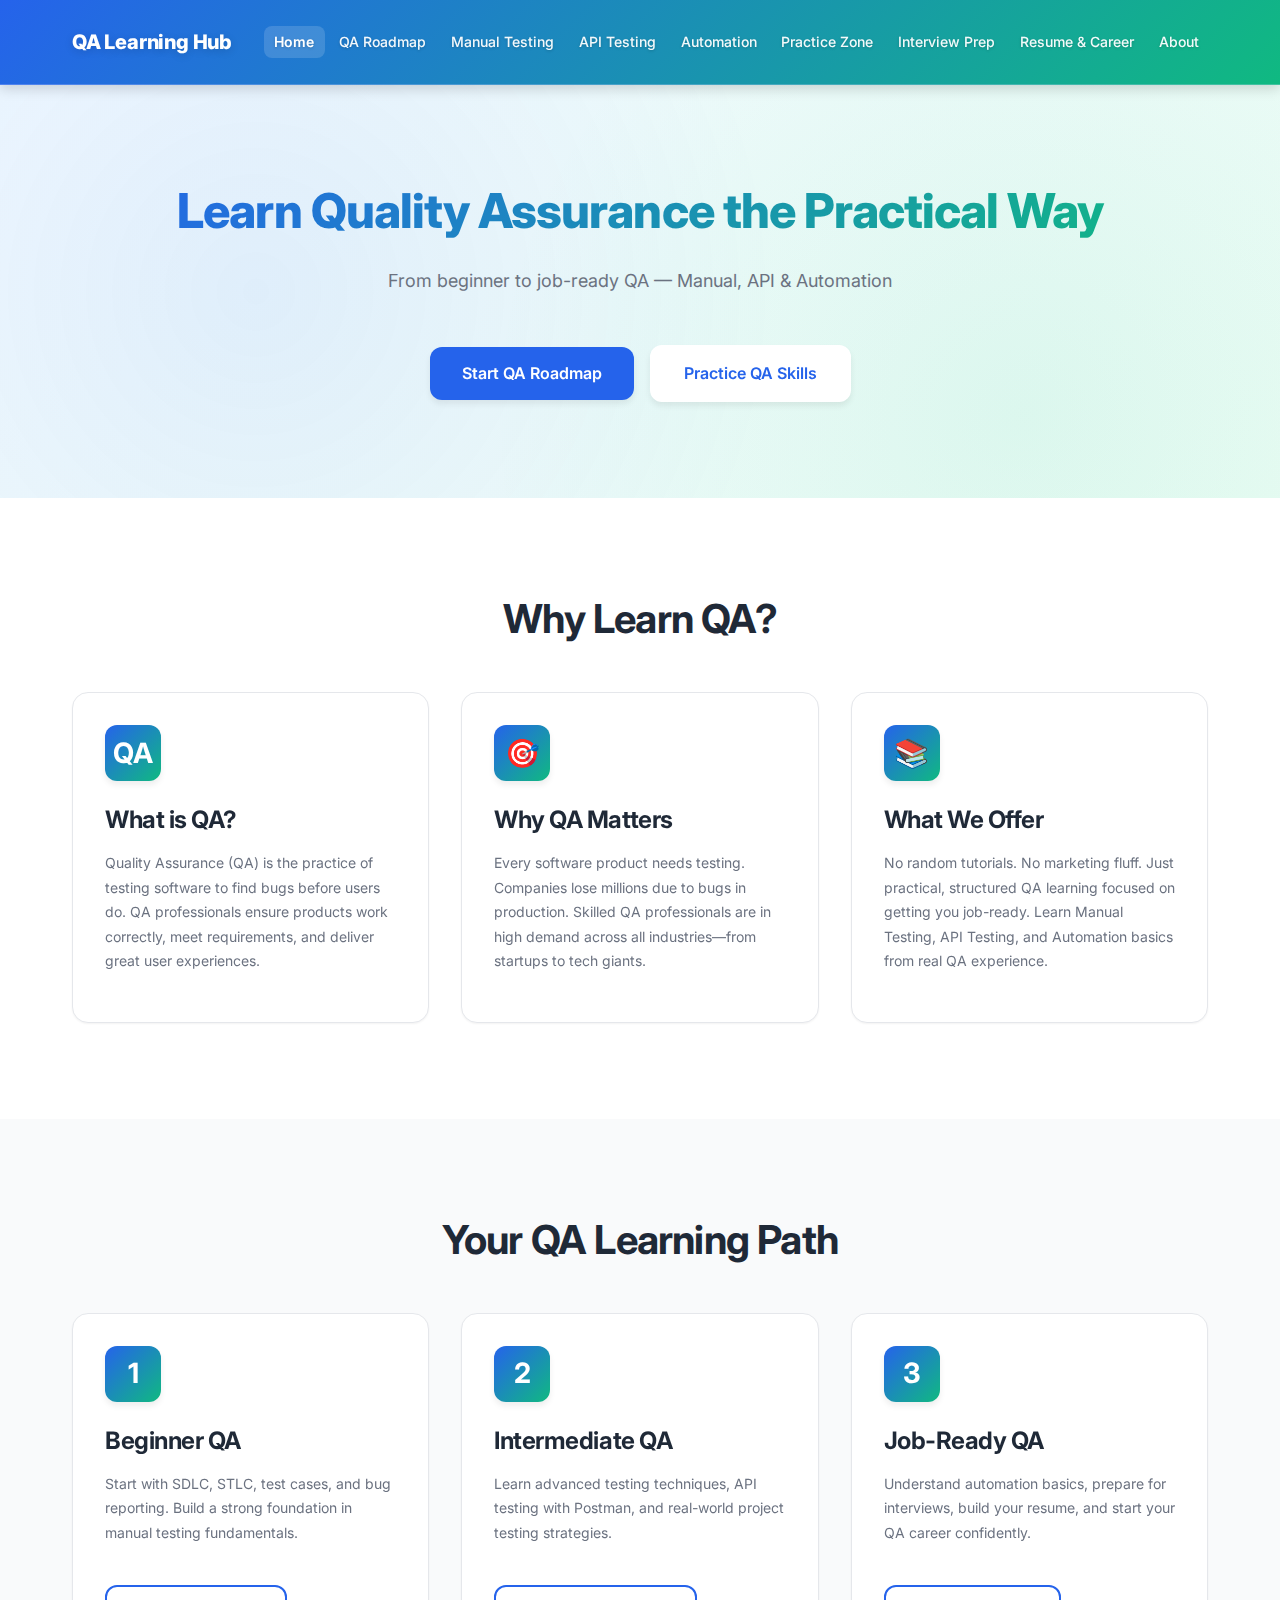
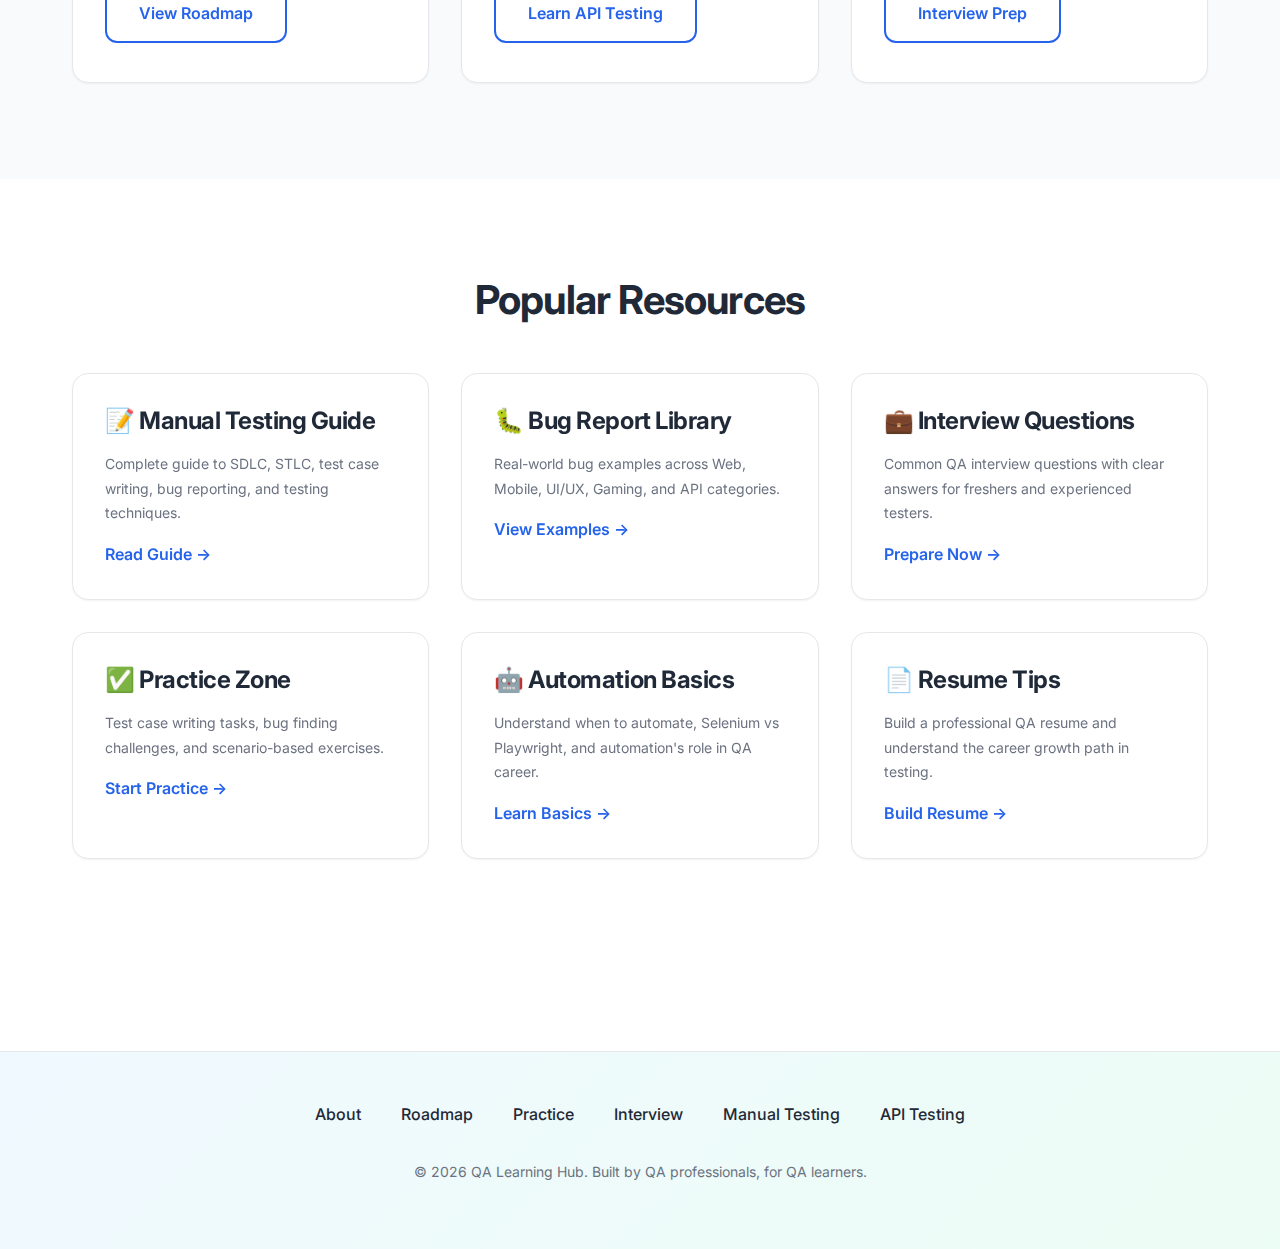
<file: index.html>
<!DOCTYPE html>
<html lang="en">

<head>
    <meta charset="UTF-8">
    <meta name="viewport" content="width=device-width, initial-scale=1.0">
    <meta name="description"
        content="Learn Quality Assurance the practical way. From beginner to job-ready QA — Manual Testing, API Testing & Automation basics.">
    <title>QA Learning Hub - Learn Quality Assurance Practically</title>
    <link rel="stylesheet" href="css/styles.css">
</head>

<body>

    <!-- Header & Navigation -->
    <header class="header">
        <nav class="container">
            <div class="nav">
                <div class="logo">QA Learning Hub</div>

                <button class="hamburger" aria-label="Toggle menu">
                    <span></span>
                    <span></span>
                    <span></span>
                </button>

                <ul class="nav-menu">
                    <li class="nav-item"><a href="index.html" class="nav-link">Home</a></li>
                    <li class="nav-item"><a href="roadmap.html" class="nav-link">QA Roadmap</a></li>
                    <li class="nav-item"><a href="manual-testing.html" class="nav-link">Manual Testing</a></li>
                    <li class="nav-item"><a href="api-testing.html" class="nav-link">API Testing</a></li>
                    <li class="nav-item"><a href="automation.html" class="nav-link">Automation</a></li>
                    <li class="nav-item"><a href="practice.html" class="nav-link">Practice Zone</a></li>
                    <li class="nav-item"><a href="interview.html" class="nav-link">Interview Prep</a></li>
                    <li class="nav-item"><a href="resume.html" class="nav-link">Resume & Career</a></li>
                    <li class="nav-item"><a href="about.html" class="nav-link">About</a></li>
                </ul>
            </div>
        </nav>
    </header>

    <!-- Hero Section -->
    <section class="hero">
        <div class="container">
            <h1>Learn Quality Assurance the Practical Way</h1>
            <p>From beginner to job-ready QA — Manual, API & Automation</p>
            <div class="hero-buttons">
                <a href="roadmap.html" class="btn btn-primary">Start QA Roadmap</a>
                <a href="practice.html" class="btn btn-secondary">Practice QA Skills</a>
            </div>
        </div>
    </section>

    <!-- Intro Section -->
    <section class="section">
        <div class="container">
            <h2 class="section-title">Why Learn QA?</h2>

            <div class="card-grid">
                <div class="card">
                    <div class="card-icon">QA</div>
                    <h3>What is QA?</h3>
                    <p>Quality Assurance (QA) is the practice of testing software to find bugs before users do. QA
                        professionals ensure products work correctly, meet requirements, and deliver great user
                        experiences.</p>
                </div>

                <div class="card">
                    <div class="card-icon">🎯</div>
                    <h3>Why QA Matters</h3>
                    <p>Every software product needs testing. Companies lose millions due to bugs in production. Skilled
                        QA professionals are in high demand across all industries—from startups to tech giants.</p>
                </div>

                <div class="card">
                    <div class="card-icon">📚</div>
                    <h3>What We Offer</h3>
                    <p>No random tutorials. No marketing fluff. Just practical, structured QA learning focused on
                        getting you job-ready. Learn Manual Testing, API Testing, and Automation basics from real QA
                        experience.</p>
                </div>
            </div>
        </div>
    </section>

    <!-- Learning Path Preview -->
    <section class="section" style="background-color: var(--color-bg-gray);">
        <div class="container">
            <h2 class="section-title">Your QA Learning Path</h2>

            <div class="card-grid">
                <div class="card">
                    <div class="card-icon">1</div>
                    <h3>Beginner QA</h3>
                    <p>Start with SDLC, STLC, test cases, and bug reporting. Build a strong foundation in manual testing
                        fundamentals.</p>
                    <a href="roadmap.html" class="btn btn-outline mt-md">View Roadmap</a>
                </div>

                <div class="card">
                    <div class="card-icon">2</div>
                    <h3>Intermediate QA</h3>
                    <p>Learn advanced testing techniques, API testing with Postman, and real-world project testing
                        strategies.</p>
                    <a href="api-testing.html" class="btn btn-outline mt-md">Learn API Testing</a>
                </div>

                <div class="card">
                    <div class="card-icon">3</div>
                    <h3>Job-Ready QA</h3>
                    <p>Understand automation basics, prepare for interviews, build your resume, and start your QA career
                        confidently.</p>
                    <a href="interview.html" class="btn btn-outline mt-md">Interview Prep</a>
                </div>
            </div>
        </div>
    </section>

    <!-- Quick Access Section -->
    <section class="section">
        <div class="container">
            <h2 class="section-title">Popular Resources</h2>

            <div class="card-grid">
                <div class="card">
                    <h3>📝 Manual Testing Guide</h3>
                    <p>Complete guide to SDLC, STLC, test case writing, bug reporting, and testing techniques.</p>
                    <a href="manual-testing.html" style="font-weight: 600;">Read Guide →</a>
                </div>

                <div class="card">
                    <h3>🐛 Bug Report Library</h3>
                    <p>Real-world bug examples across Web, Mobile, UI/UX, Gaming, and API categories.</p>
                    <a href="bug-library.html" style="font-weight: 600;">View Examples →</a>
                </div>

                <div class="card">
                    <h3>💼 Interview Questions</h3>
                    <p>Common QA interview questions with clear answers for freshers and experienced testers.</p>
                    <a href="interview.html" style="font-weight: 600;">Prepare Now →</a>
                </div>

                <div class="card">
                    <h3>✅ Practice Zone</h3>
                    <p>Test case writing tasks, bug finding challenges, and scenario-based exercises.</p>
                    <a href="practice.html" style="font-weight: 600;">Start Practice →</a>
                </div>

                <div class="card">
                    <h3>🤖 Automation Basics</h3>
                    <p>Understand when to automate, Selenium vs Playwright, and automation's role in QA career.</p>
                    <a href="automation.html" style="font-weight: 600;">Learn Basics →</a>
                </div>

                <div class="card">
                    <h3>📄 Resume Tips</h3>
                    <p>Build a professional QA resume and understand the career growth path in testing.</p>
                    <a href="resume.html" style="font-weight: 600;">Build Resume →</a>
                </div>
            </div>
        </div>
    </section>

    <!-- Footer -->
    <footer class="footer">
        <div class="container">
            <ul class="footer-links">
                <li><a href="about.html">About</a></li>
                <li><a href="roadmap.html">Roadmap</a></li>
                <li><a href="practice.html">Practice</a></li>
                <li><a href="interview.html">Interview</a></li>
                <li><a href="manual-testing.html">Manual Testing</a></li>
                <li><a href="api-testing.html">API Testing</a></li>
            </ul>
            <p class="footer-text">© 2026 QA Learning Hub. Built by QA professionals, for QA learners.</p>
        </div>
    </footer>

    <script src="js/main.js"></script>
</body>

</html>
</file>
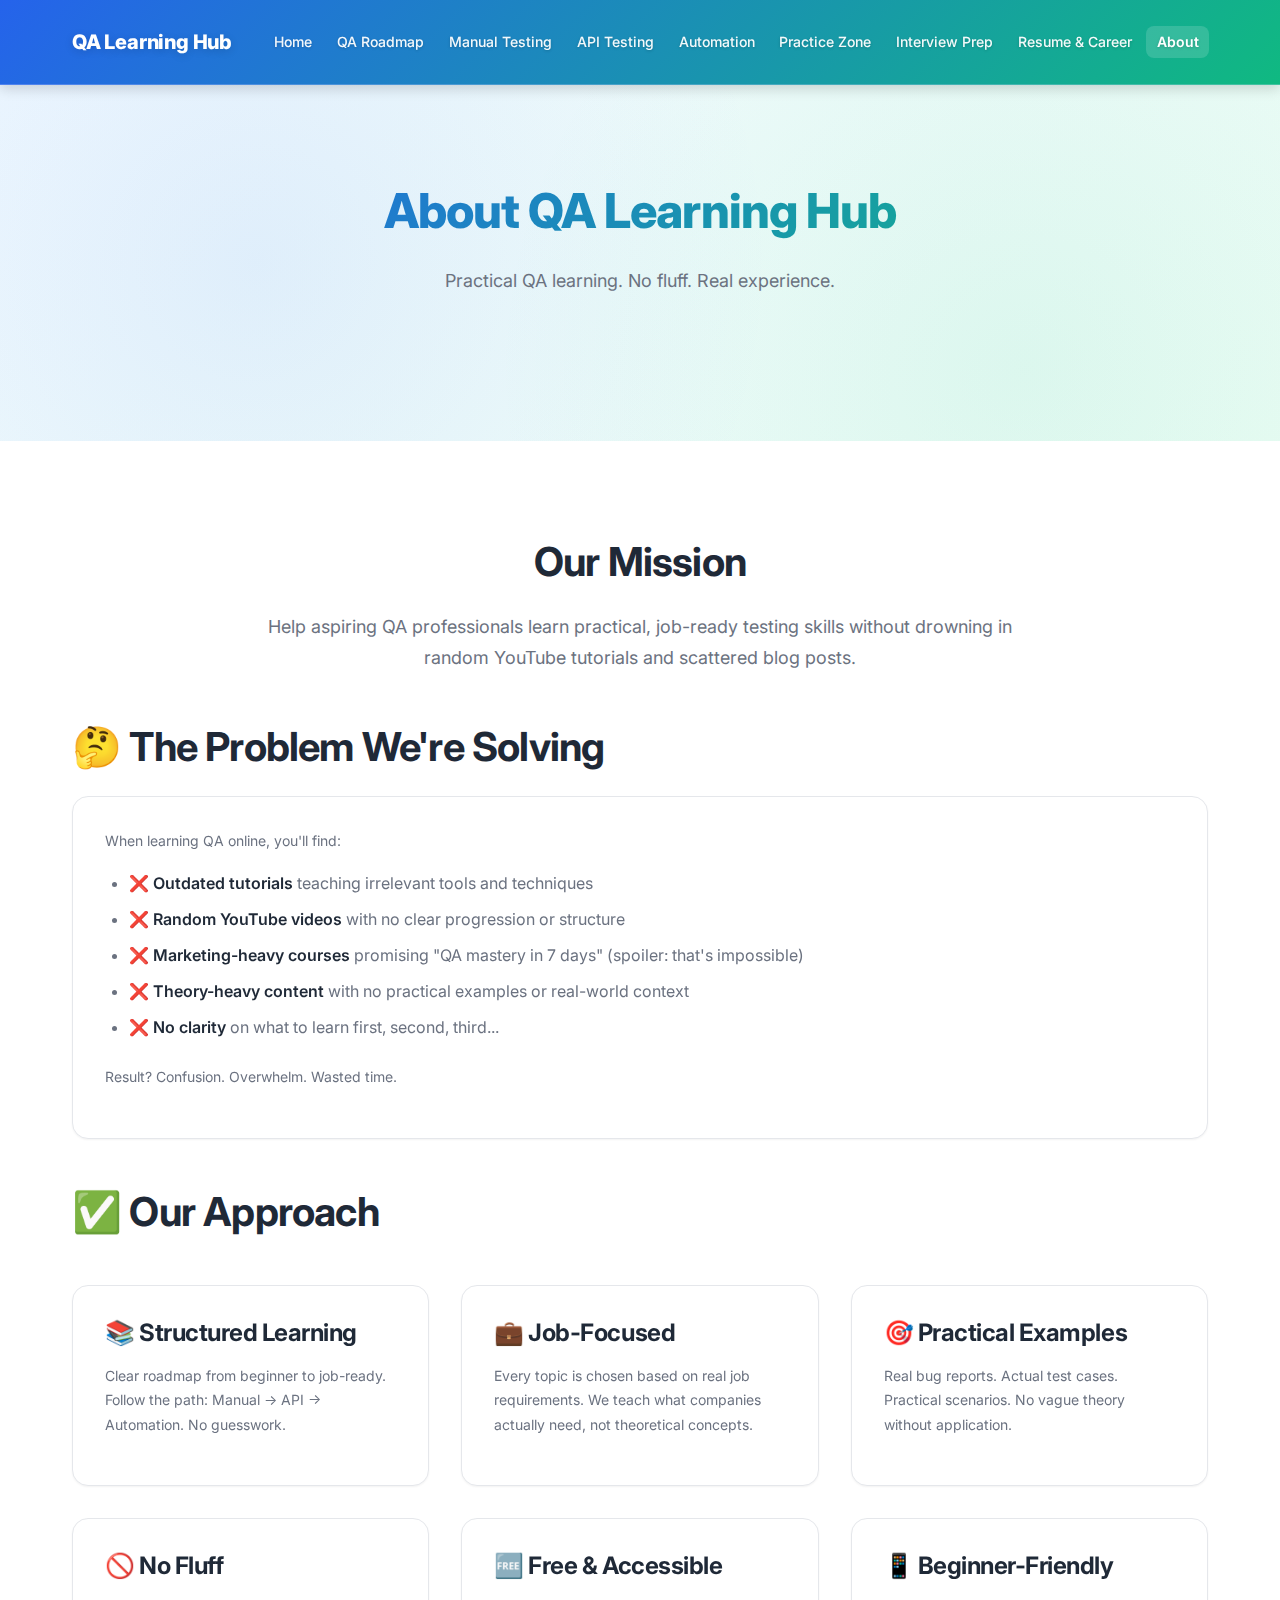
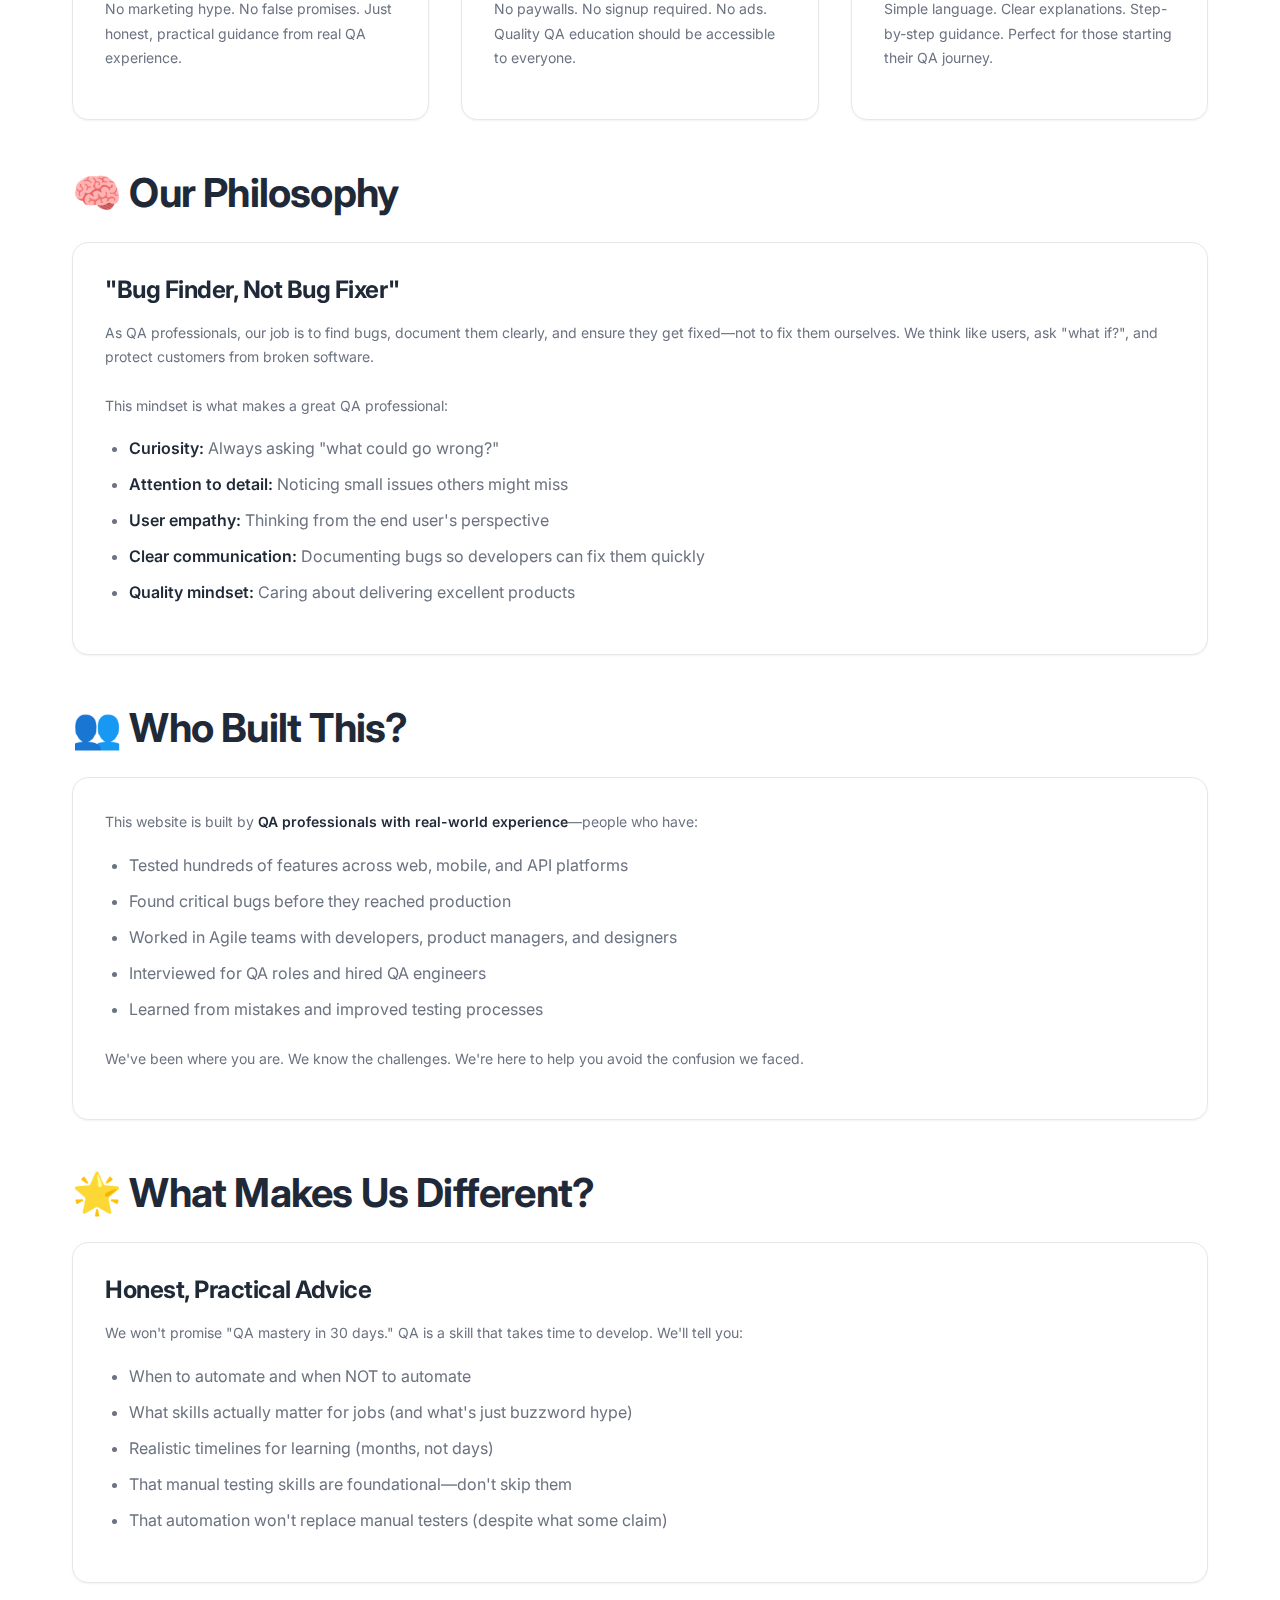
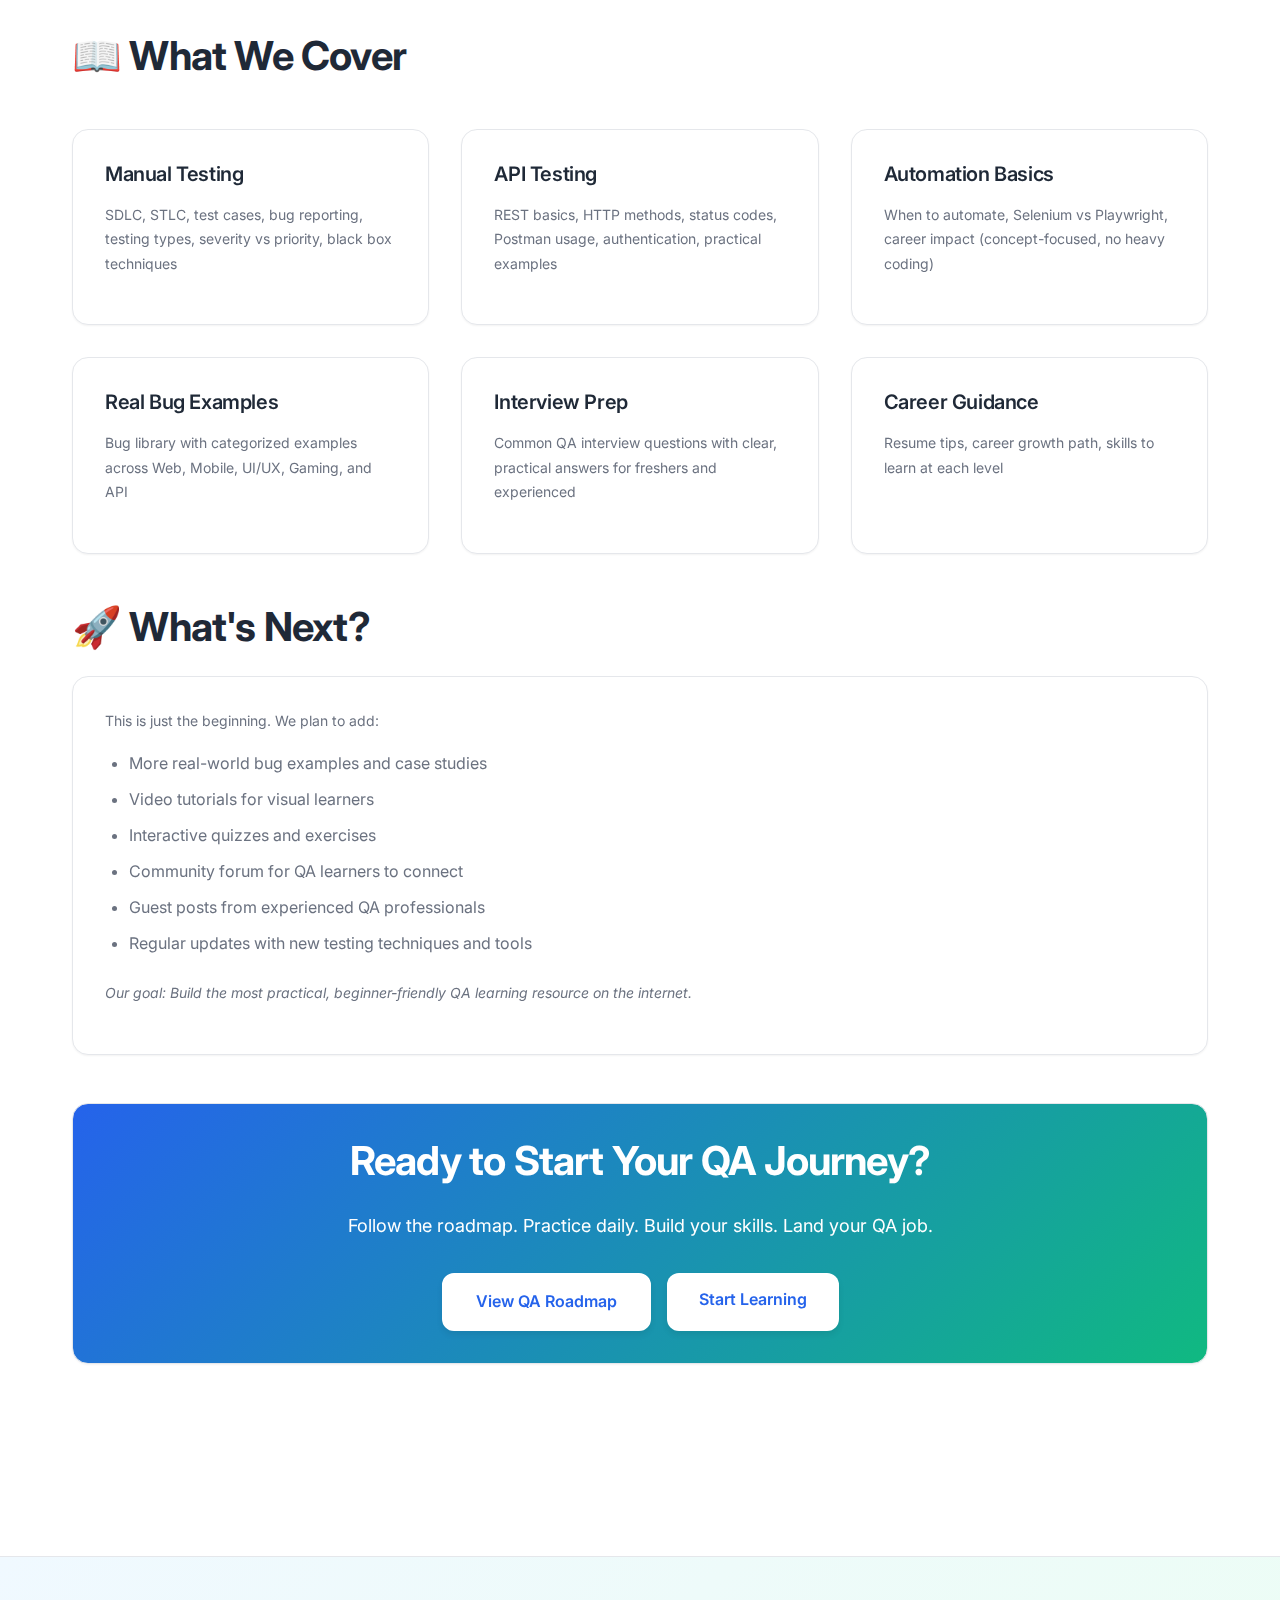
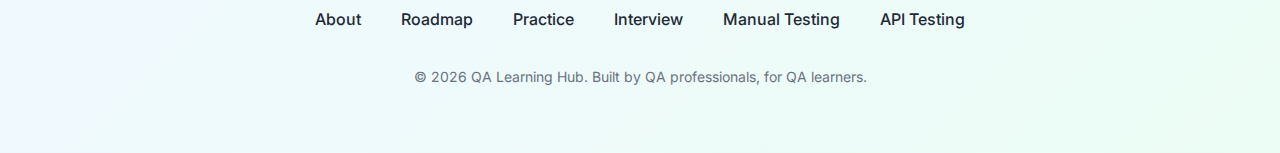
<file: about.html>
<!DOCTYPE html>
<html lang="en">

<head>
    <meta charset="UTF-8">
    <meta name="viewport" content="width=device-width, initial-scale=1.0">
    <meta name="description"
        content="About QA Learning Hub - Built by QA professionals to help beginners learn practical, job-ready testing skills.">
    <title>About QA Learning Hub</title>
    <link rel="stylesheet" href="css/styles.css">
</head>

<body>

    <!-- Header & Navigation -->
    <header class="header">
        <nav class="container">
            <div class="nav">
                <div class="logo">QA Learning Hub</div>

                <button class="hamburger" aria-label="Toggle menu">
                    <span></span>
                    <span></span>
                    <span></span>
                </button>

                <ul class="nav-menu">
                    <li class="nav-item"><a href="index.html" class="nav-link">Home</a></li>
                    <li class="nav-item"><a href="roadmap.html" class="nav-link">QA Roadmap</a></li>
                    <li class="nav-item"><a href="manual-testing.html" class="nav-link">Manual Testing</a></li>
                    <li class="nav-item"><a href="api-testing.html" class="nav-link">API Testing</a></li>
                    <li class="nav-item"><a href="automation.html" class="nav-link">Automation</a></li>
                    <li class="nav-item"><a href="practice.html" class="nav-link">Practice Zone</a></li>
                    <li class="nav-item"><a href="interview.html" class="nav-link">Interview Prep</a></li>
                    <li class="nav-item"><a href="resume.html" class="nav-link">Resume & Career</a></li>
                    <li class="nav-item"><a href="about.html" class="nav-link">About</a></li>
                </ul>
            </div>
        </nav>
    </header>

    <!-- Page Header -->
    <section class="hero">
        <div class="container">
            <h1>About QA Learning Hub</h1>
            <p>Practical QA learning. No fluff. Real experience.</p>
        </div>
    </section>

    <!-- Content -->
    <section class="section">
        <div class="container">

            <!-- Mission -->
            <div class="mb-xl">
                <h2 class="text-center">Our Mission</h2>
                <p class="text-center" style="font-size: 1.125rem; max-width: 800px; margin: 0 auto;">Help aspiring QA
                    professionals learn practical, job-ready testing skills without drowning in random YouTube tutorials
                    and scattered blog posts.</p>
            </div>

            <!-- The Problem -->
            <div class="mb-xl">
                <h2>🤔 The Problem We're Solving</h2>

                <div class="card">
                    <p>When learning QA online, you'll find:</p>
                    <ul>
                        <li>❌ <strong>Outdated tutorials</strong> teaching irrelevant tools and techniques</li>
                        <li>❌ <strong>Random YouTube videos</strong> with no clear progression or structure</li>
                        <li>❌ <strong>Marketing-heavy courses</strong> promising "QA mastery in 7 days" (spoiler: that's
                            impossible)</li>
                        <li>❌ <strong>Theory-heavy content</strong> with no practical examples or real-world context
                        </li>
                        <li>❌ <strong>No clarity</strong> on what to learn first, second, third...</li>
                    </ul>

                    <p class="mt-md">Result? Confusion. Overwhelm. Wasted time.</p>
                </div>
            </div>

            <!-- Our Approach -->
            <div class="mb-xl">
                <h2>✅ Our Approach</h2>

                <div class="card-grid">
                    <div class="card">
                        <h3>📚 Structured Learning</h3>
                        <p>Clear roadmap from beginner to job-ready. Follow the path: Manual → API → Automation. No
                            guesswork.</p>
                    </div>

                    <div class="card">
                        <h3>💼 Job-Focused</h3>
                        <p>Every topic is chosen based on real job requirements. We teach what companies actually need,
                            not theoretical concepts.</p>
                    </div>

                    <div class="card">
                        <h3>🎯 Practical Examples</h3>
                        <p>Real bug reports. Actual test cases. Practical scenarios. No vague theory without
                            application.</p>
                    </div>

                    <div class="card">
                        <h3>🚫 No Fluff</h3>
                        <p>No marketing hype. No false promises. Just honest, practical guidance from real QA
                            experience.</p>
                    </div>

                    <div class="card">
                        <h3>🆓 Free & Accessible</h3>
                        <p>No paywalls. No signup required. No ads. Quality QA education should be accessible to
                            everyone.</p>
                    </div>

                    <div class="card">
                        <h3>📱 Beginner-Friendly</h3>
                        <p>Simple language. Clear explanations. Step-by-step guidance. Perfect for those starting their
                            QA journey.</p>
                    </div>
                </div>
            </div>

            <!-- Philosophy -->
            <div class="mb-xl">
                <h2>🧠 Our Philosophy</h2>

                <div class="card">
                    <h3>"Bug Finder, Not Bug Fixer"</h3>
                    <p>As QA professionals, our job is to find bugs, document them clearly, and ensure they get
                        fixed—not to fix them ourselves. We think like users, ask "what if?", and protect customers from
                        broken software.</p>

                    <p class="mt-md">This mindset is what makes a great QA professional:</p>
                    <ul>
                        <li><strong>Curiosity:</strong> Always asking "what could go wrong?"</li>
                        <li><strong>Attention to detail:</strong> Noticing small issues others might miss</li>
                        <li><strong>User empathy:</strong> Thinking from the end user's perspective</li>
                        <li><strong>Clear communication:</strong> Documenting bugs so developers can fix them quickly
                        </li>
                        <li><strong>Quality mindset:</strong> Caring about delivering excellent products</li>
                    </ul>
                </div>
            </div>

            <!-- Who We Are -->
            <div class="mb-xl">
                <h2>👥 Who Built This?</h2>

                <div class="card">
                    <p>This website is built by <strong>QA professionals with real-world experience</strong>—people who
                        have:</p>
                    <ul>
                        <li>Tested hundreds of features across web, mobile, and API platforms</li>
                        <li>Found critical bugs before they reached production</li>
                        <li>Worked in Agile teams with developers, product managers, and designers</li>
                        <li>Interviewed for QA roles and hired QA engineers</li>
                        <li>Learned from mistakes and improved testing processes</li>
                    </ul>

                    <p class="mt-md">We've been where you are. We know the challenges. We're here to help you avoid the
                        confusion we faced.</p>
                </div>
            </div>

            <!-- What Makes Us Different -->
            <div class="mb-xl">
                <h2>🌟 What Makes Us Different?</h2>

                <div class="card">
                    <h3>Honest, Practical Advice</h3>
                    <p>We won't promise "QA mastery in 30 days." QA is a skill that takes time to develop. We'll tell
                        you:</p>
                    <ul>
                        <li>When to automate and when NOT to automate</li>
                        <li>What skills actually matter for jobs (and what's just buzzword hype)</li>
                        <li>Realistic timelines for learning (months, not days)</li>
                        <li>That manual testing skills are foundational—don't skip them</li>
                        <li>That automation won't replace manual testers (despite what some claim)</li>
                    </ul>
                </div>
            </div>

            <!-- What We Cover -->
            <div class="mb-xl">
                <h2>📖 What We Cover</h2>

                <div class="card-grid">
                    <div class="card">
                        <h4>Manual Testing</h4>
                        <p>SDLC, STLC, test cases, bug reporting, testing types, severity vs priority, black box
                            techniques</p>
                    </div>

                    <div class="card">
                        <h4>API Testing</h4>
                        <p>REST basics, HTTP methods, status codes, Postman usage, authentication, practical examples
                        </p>
                    </div>

                    <div class="card">
                        <h4>Automation Basics</h4>
                        <p>When to automate, Selenium vs Playwright, career impact (concept-focused, no heavy coding)
                        </p>
                    </div>

                    <div class="card">
                        <h4>Real Bug Examples</h4>
                        <p>Bug library with categorized examples across Web, Mobile, UI/UX, Gaming, and API</p>
                    </div>

                    <div class="card">
                        <h4>Interview Prep</h4>
                        <p>Common QA interview questions with clear, practical answers for freshers and experienced</p>
                    </div>

                    <div class="card">
                        <h4>Career Guidance</h4>
                        <p>Resume tips, career growth path, skills to learn at each level</p>
                    </div>
                </div>
            </div>

            <!-- Future Plans -->
            <div class="mb-xl">
                <h2>🚀 What's Next?</h2>

                <div class="card">
                    <p>This is just the beginning. We plan to add:</p>
                    <ul>
                        <li>More real-world bug examples and case studies</li>
                        <li>Video tutorials for visual learners</li>
                        <li>Interactive quizzes and exercises</li>
                        <li>Community forum for QA learners to connect</li>
                        <li>Guest posts from experienced QA professionals</li>
                        <li>Regular updates with new testing techniques and tools</li>
                    </ul>

                    <p class="mt-md"><em>Our goal: Build the most practical, beginner-friendly QA learning resource on
                            the internet.</em></p>
                </div>
            </div>

            <!-- Call to Action -->
            <div class="card"
                style="background: linear-gradient(135deg, #2563eb 0%, #10b981 100%); color: white; text-align: center;">
                <h2 style="color: white;">Ready to Start Your QA Journey?</h2>
                <p style="font-size: 1.125rem; margin-bottom: 2rem; color: white;">Follow the roadmap. Practice daily.
                    Build your
                    skills. Land your QA job.</p>
                <div style="display: flex; gap: 1rem; justify-content: center; flex-wrap: wrap;">
                    <a href="roadmap.html" class="btn btn-secondary">View QA Roadmap</a>
                    <a href="manual-testing.html" class="btn"
                        style="background-color: white; color: var(--color-primary);">Start Learning</a>
                </div>
            </div>

        </div>
    </section>

    <!-- Footer -->
    <footer class="footer">
        <div class="container">
            <ul class="footer-links">
                <li><a href="about.html">About</a></li>
                <li><a href="roadmap.html">Roadmap</a></li>
                <li><a href="practice.html">Practice</a></li>
                <li><a href="interview.html">Interview</a></li>
                <li><a href="manual-testing.html">Manual Testing</a></li>
                <li><a href="api-testing.html">API Testing</a></li>
            </ul>
            <p class="footer-text">© 2026 QA Learning Hub. Built by QA professionals, for QA learners.</p>
        </div>
    </footer>

    <script src="js/main.js"></script>
</body>

</html>
</file>
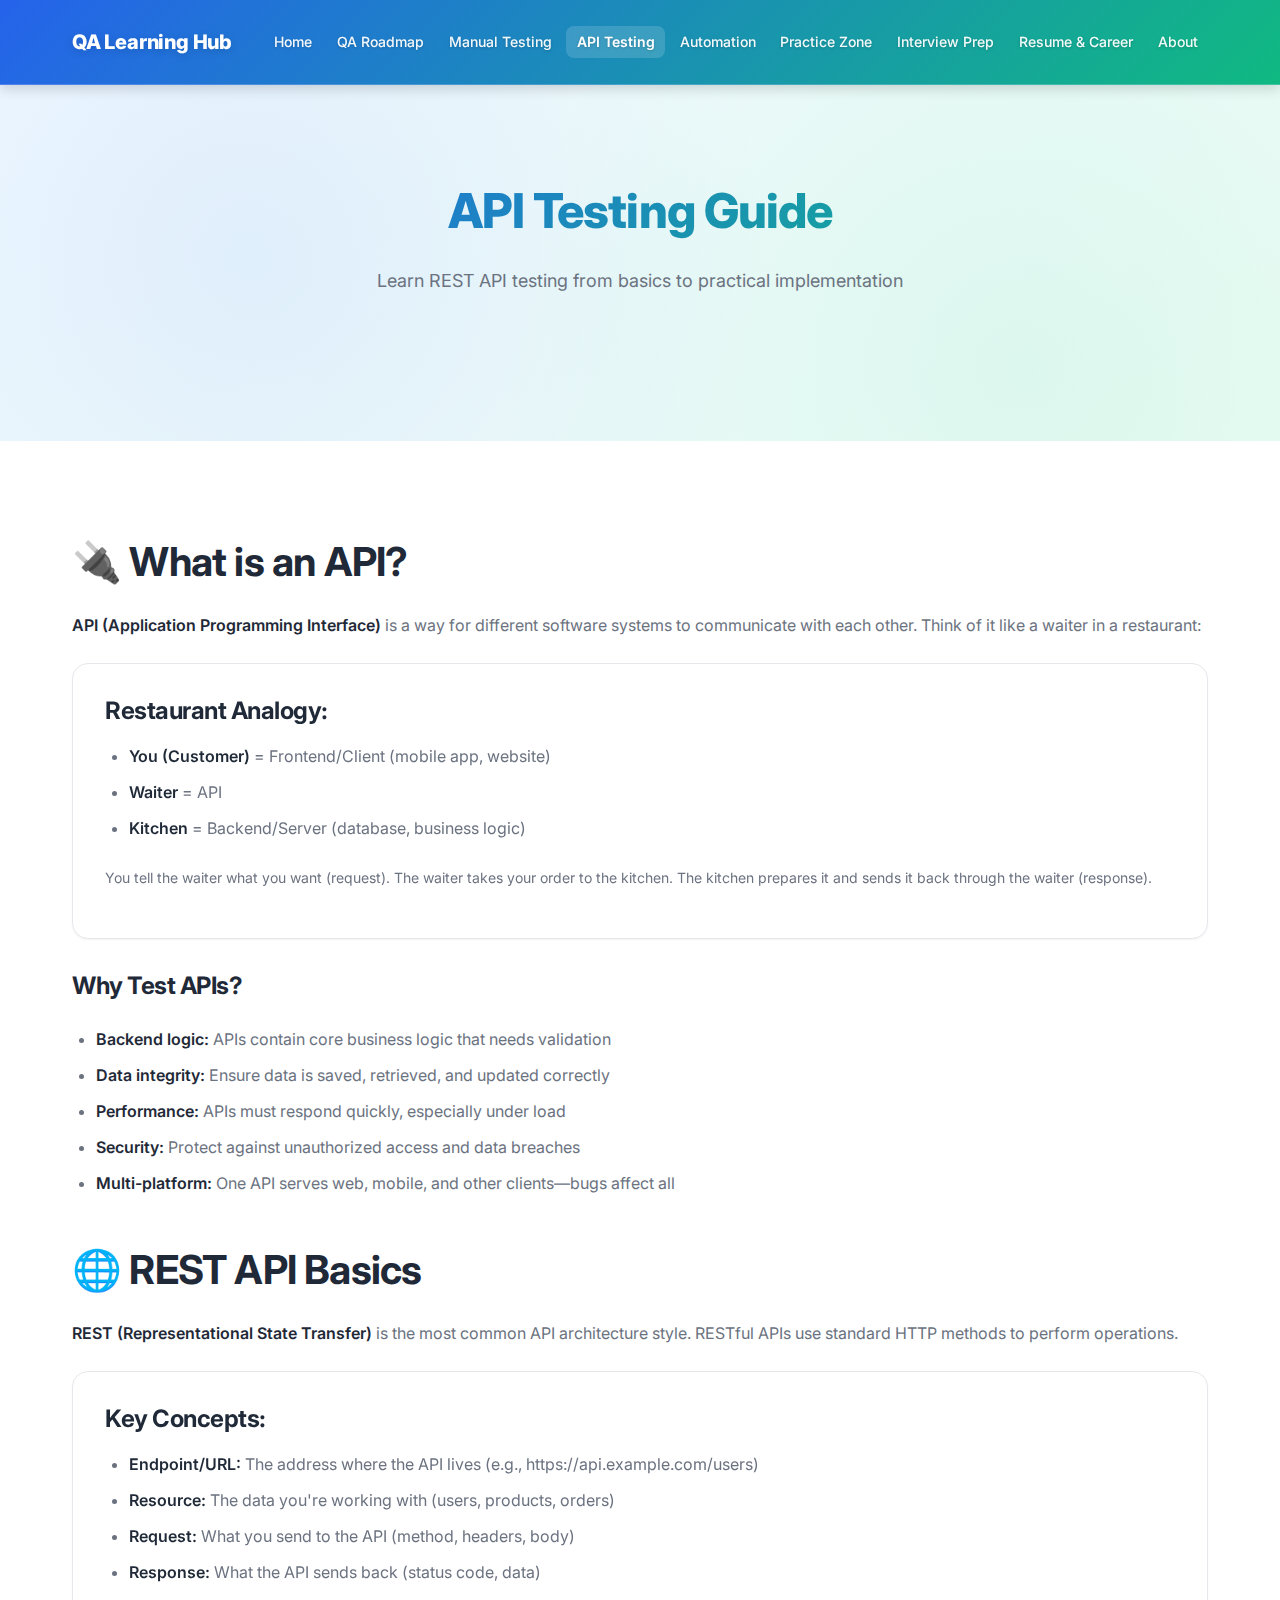
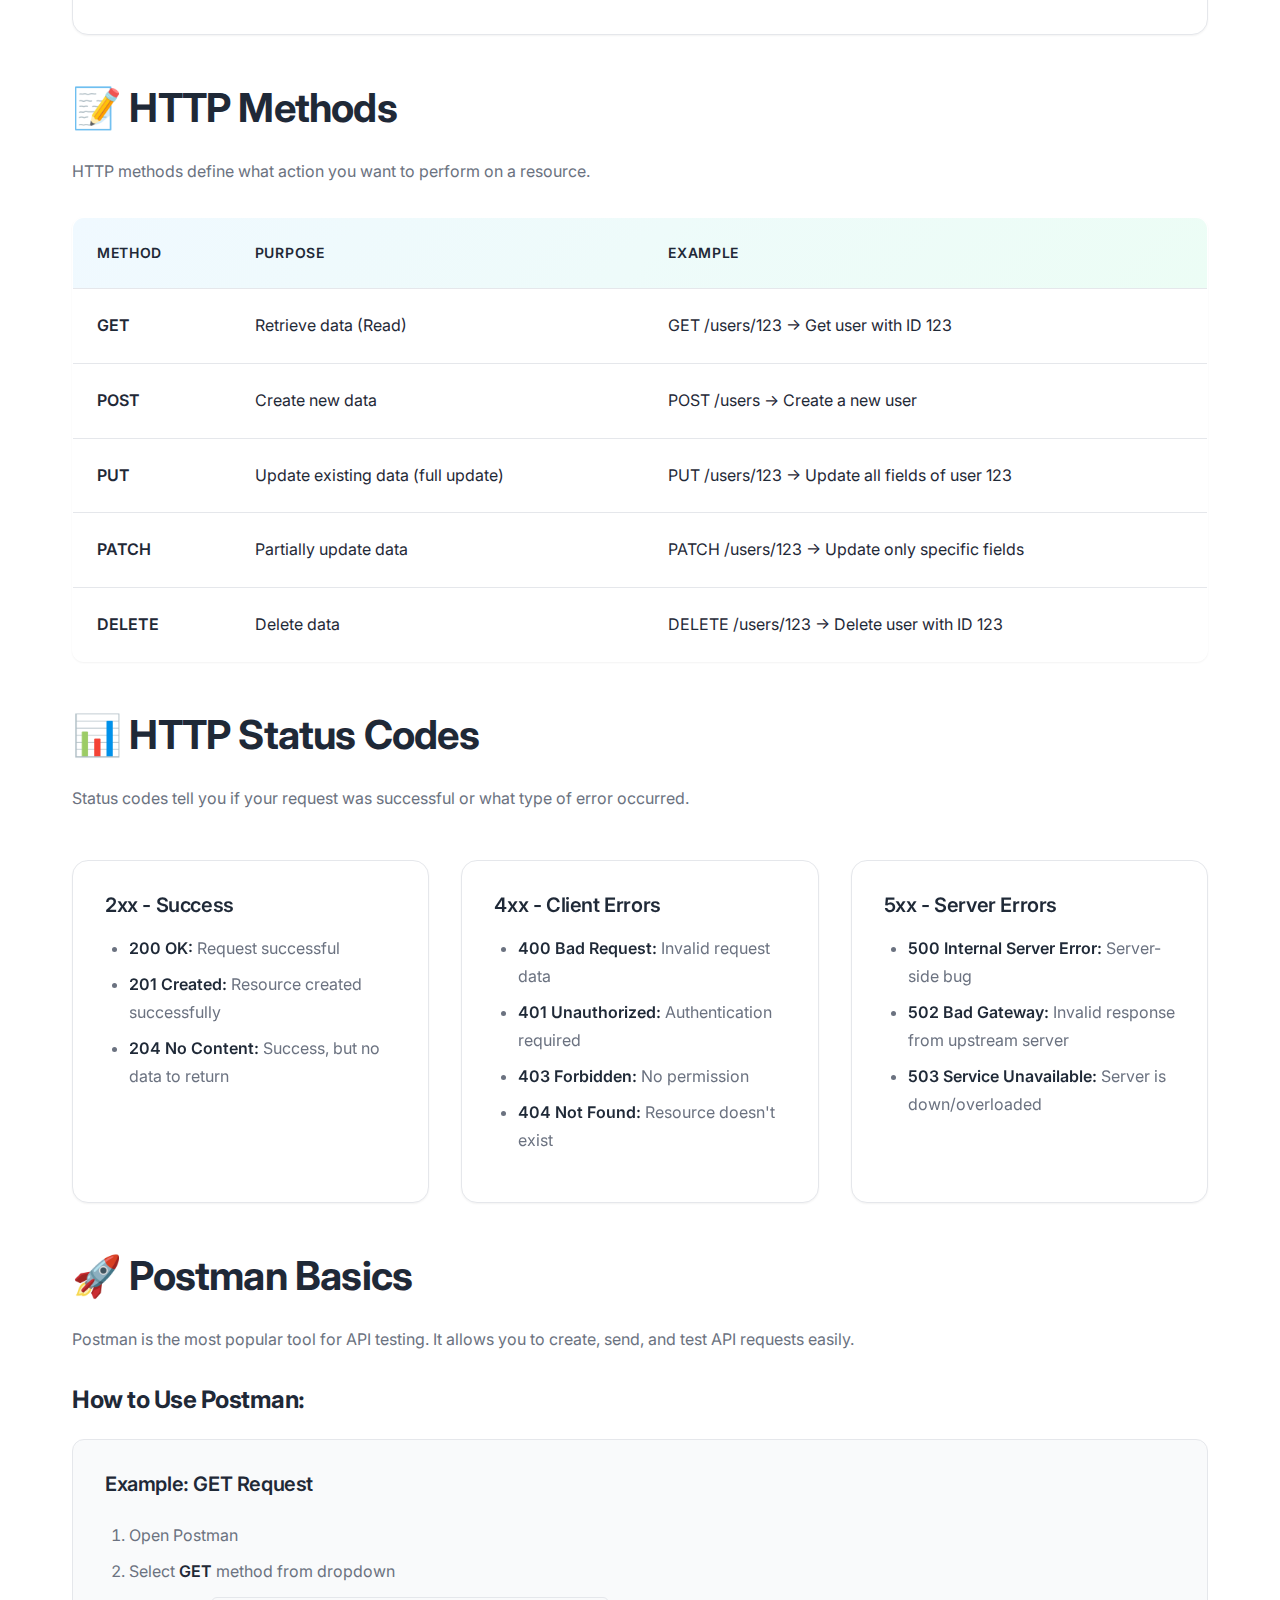
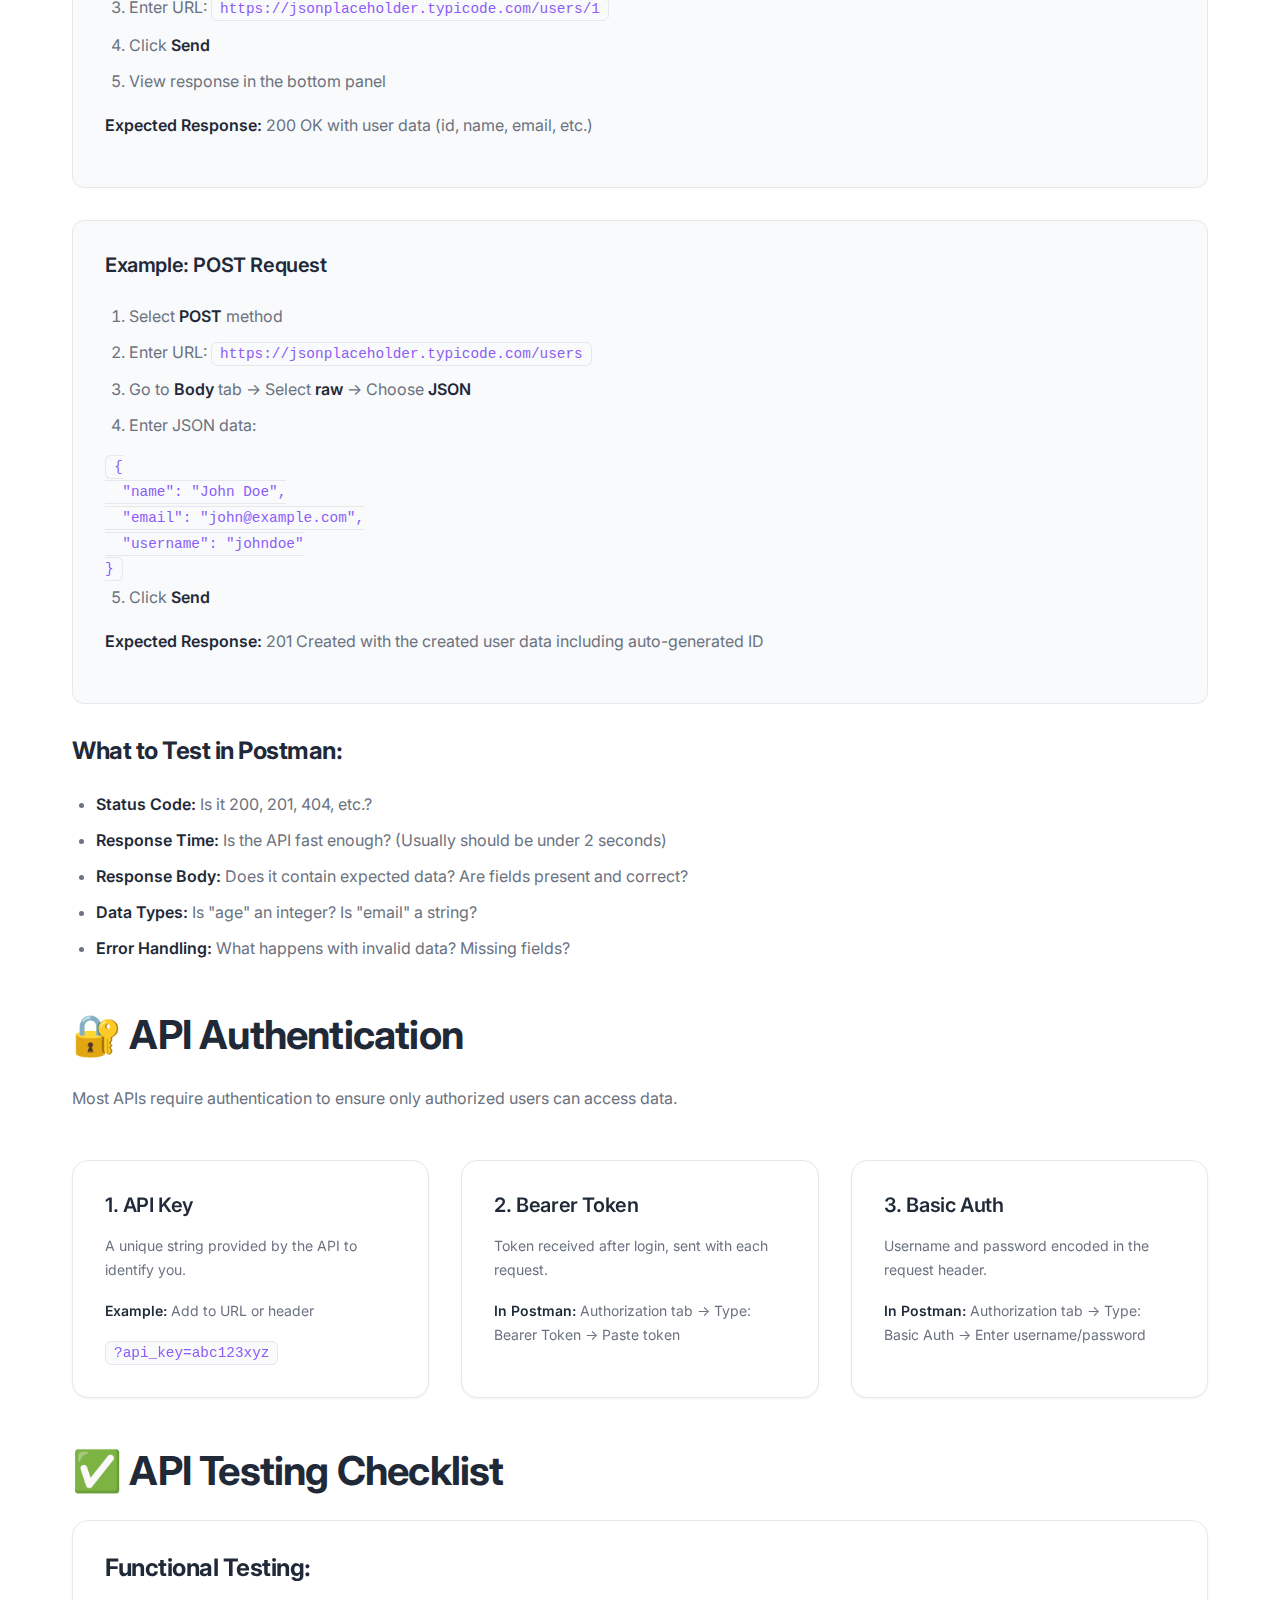
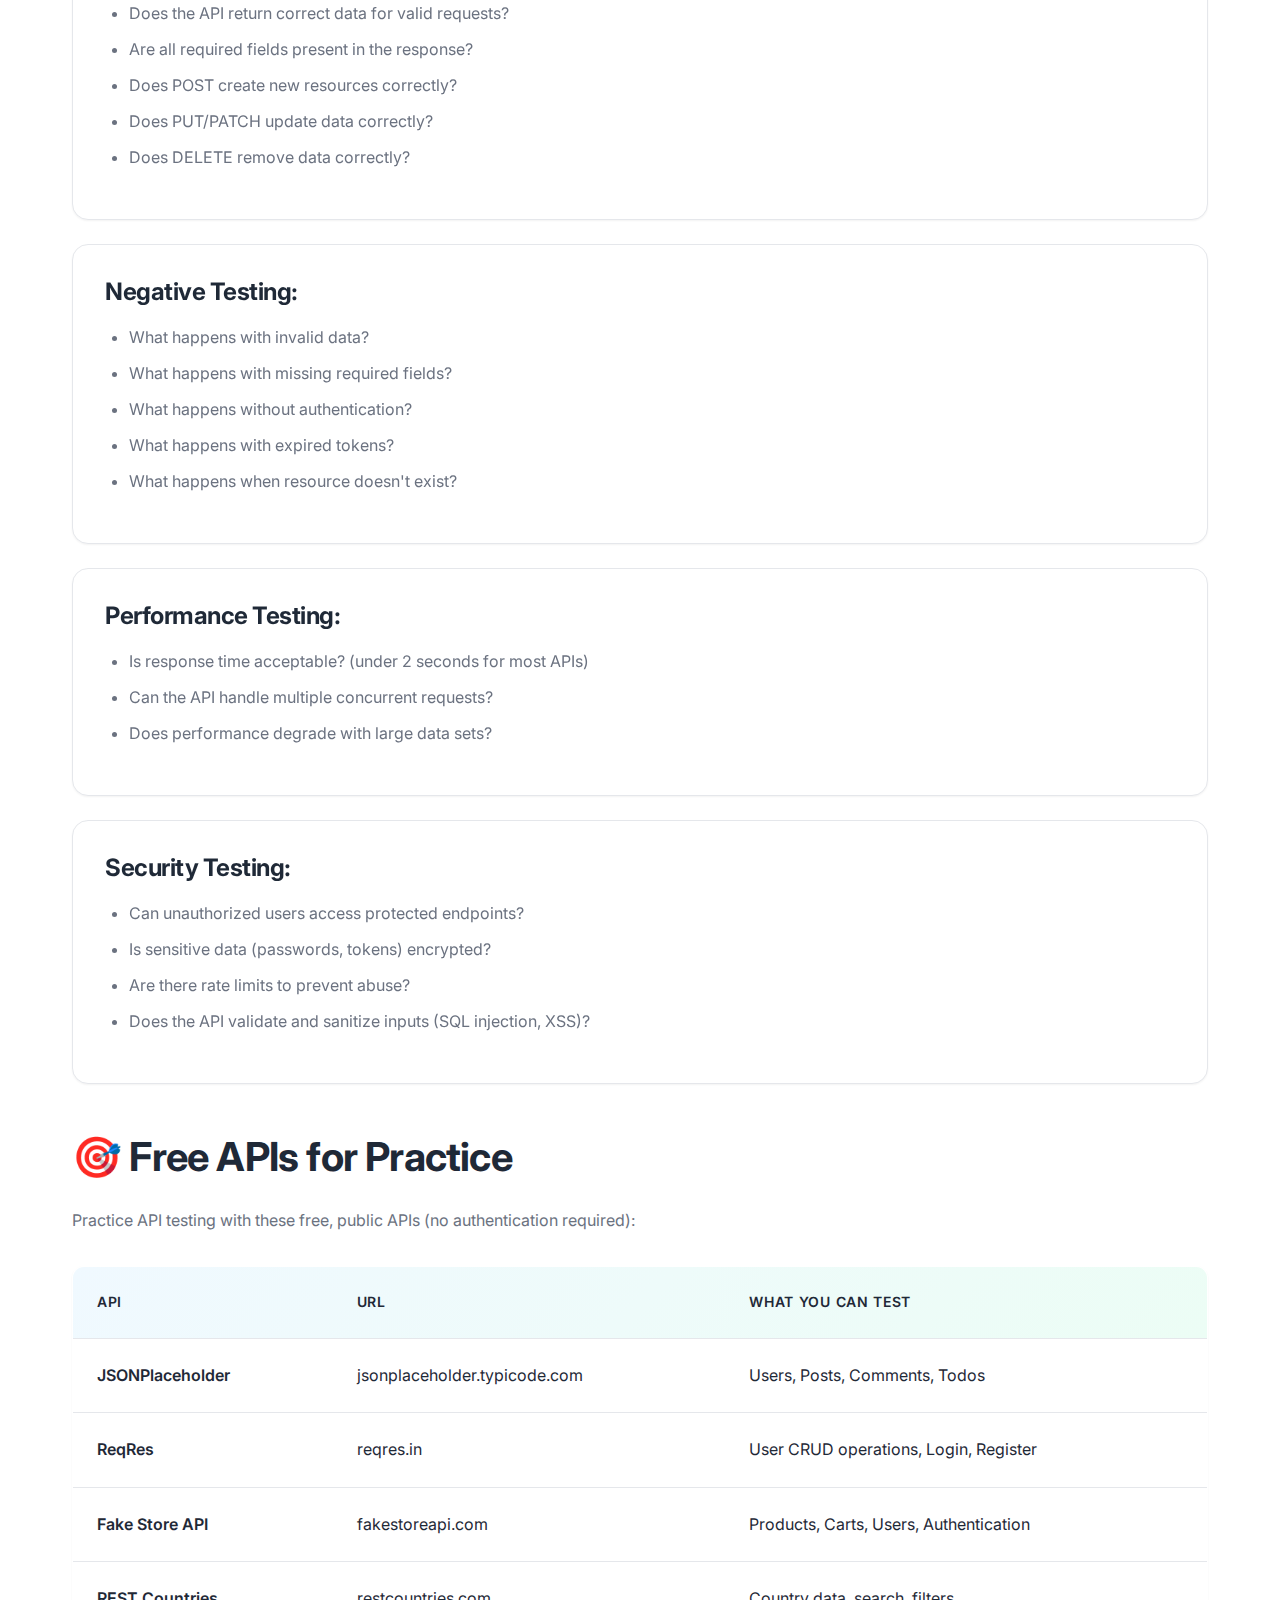
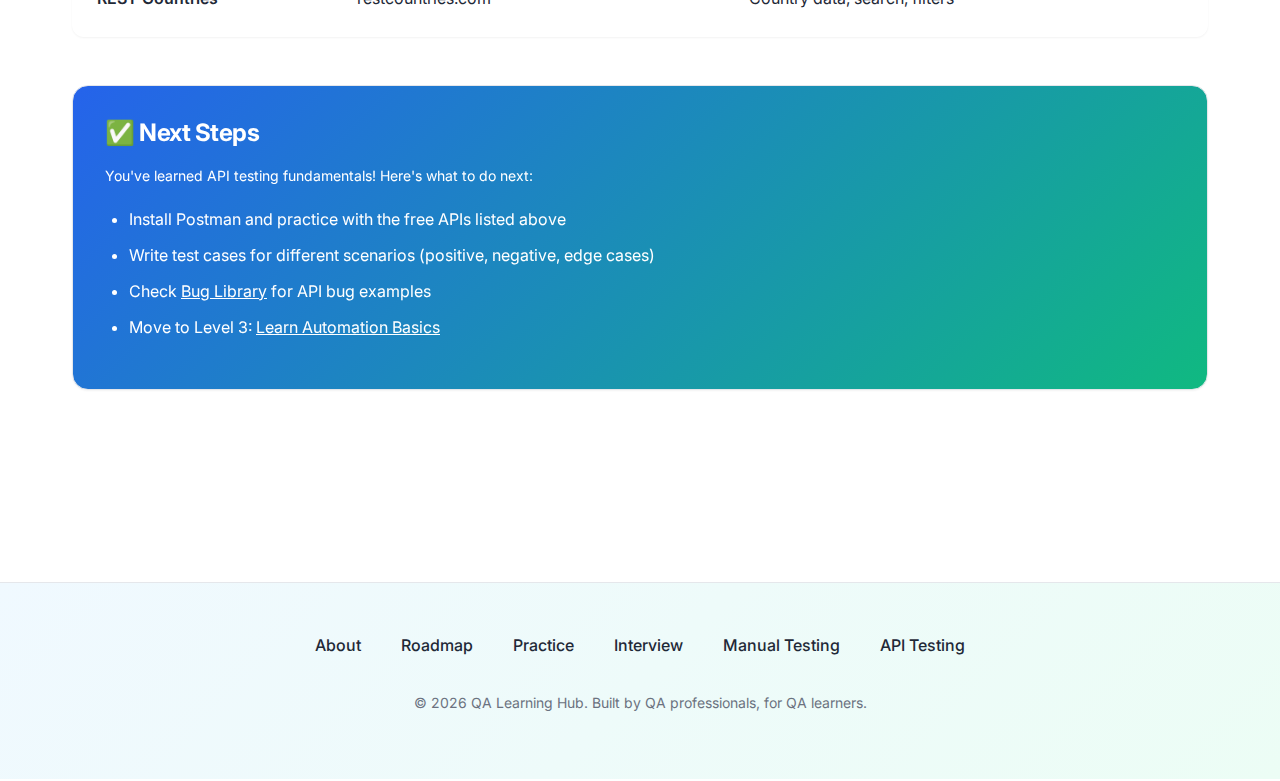
<file: api-testing.html>
<!DOCTYPE html>
<html lang="en">

<head>
    <meta charset="UTF-8">
    <meta name="viewport" content="width=device-width, initial-scale=1.0">
    <meta name="description"
        content="Learn API Testing basics - REST, HTTP methods, status codes, Postman, and authentication. Practical guide for QA beginners.">
    <title>API Testing Guide - Learn REST API Testing with Postman</title>
    <link rel="stylesheet" href="css/styles.css">
</head>

<body>

    <!-- Header & Navigation -->
    <header class="header">
        <nav class="container">
            <div class="nav">
                <div class="logo">QA Learning Hub</div>

                <button class="hamburger" aria-label="Toggle menu">
                    <span></span>
                    <span></span>
                    <span></span>
                </button>

                <ul class="nav-menu">
                    <li class="nav-item"><a href="index.html" class="nav-link">Home</a></li>
                    <li class="nav-item"><a href="roadmap.html" class="nav-link">QA Roadmap</a></li>
                    <li class="nav-item"><a href="manual-testing.html" class="nav-link">Manual Testing</a></li>
                    <li class="nav-item"><a href="api-testing.html" class="nav-link">API Testing</a></li>
                    <li class="nav-item"><a href="automation.html" class="nav-link">Automation</a></li>
                    <li class="nav-item"><a href="practice.html" class="nav-link">Practice Zone</a></li>
                    <li class="nav-item"><a href="interview.html" class="nav-link">Interview Prep</a></li>
                    <li class="nav-item"><a href="resume.html" class="nav-link">Resume & Career</a></li>
                    <li class="nav-item"><a href="about.html" class="nav-link">About</a></li>
                </ul>
            </div>
        </nav>
    </header>

    <!-- Page Header -->
    <section class="hero">
        <div class="container">
            <h1>API Testing Guide</h1>
            <p>Learn REST API testing from basics to practical implementation</p>
        </div>
    </section>

    <!-- Content -->
    <section class="section">
        <div class="container">

            <!-- What is an API -->
            <div class="mb-xl">
                <h2>🔌 What is an API?</h2>
                <p><strong>API (Application Programming Interface)</strong> is a way for different software systems to
                    communicate with each other. Think of it like a waiter in a restaurant:</p>

                <div class="card mt-md">
                    <h3>Restaurant Analogy:</h3>
                    <ul>
                        <li><strong>You (Customer)</strong> = Frontend/Client (mobile app, website)</li>
                        <li><strong>Waiter</strong> = API</li>
                        <li><strong>Kitchen</strong> = Backend/Server (database, business logic)</li>
                    </ul>
                    <p class="mt-md">You tell the waiter what you want (request). The waiter takes your order to the
                        kitchen. The kitchen prepares it and sends it back through the waiter (response).</p>
                </div>

                <h3 class="mt-lg">Why Test APIs?</h3>
                <ul>
                    <li><strong>Backend logic:</strong> APIs contain core business logic that needs validation</li>
                    <li><strong>Data integrity:</strong> Ensure data is saved, retrieved, and updated correctly</li>
                    <li><strong>Performance:</strong> APIs must respond quickly, especially under load</li>
                    <li><strong>Security:</strong> Protect against unauthorized access and data breaches</li>
                    <li><strong>Multi-platform:</strong> One API serves web, mobile, and other clients—bugs affect all
                    </li>
                </ul>
            </div>

            <!-- REST Basics -->
            <div class="mb-xl">
                <h2>🌐 REST API Basics</h2>
                <p><strong>REST (Representational State Transfer)</strong> is the most common API architecture style.
                    RESTful APIs use standard HTTP methods to perform operations.</p>

                <div class="card mt-md">
                    <h3>Key Concepts:</h3>
                    <ul>
                        <li><strong>Endpoint/URL:</strong> The address where the API lives (e.g.,
                            https://api.example.com/users)</li>
                        <li><strong>Resource:</strong> The data you're working with (users, products, orders)</li>
                        <li><strong>Request:</strong> What you send to the API (method, headers, body)</li>
                        <li><strong>Response:</strong> What the API sends back (status code, data)</li>
                    </ul>
                </div>
            </div>

            <!-- HTTP Methods -->
            <div class="mb-xl">
                <h2>📝 HTTP Methods</h2>
                <p>HTTP methods define what action you want to perform on a resource.</p>

                <table>
                    <thead>
                        <tr>
                            <th>Method</th>
                            <th>Purpose</th>
                            <th>Example</th>
                        </tr>
                    </thead>
                    <tbody>
                        <tr>
                            <td><strong>GET</strong></td>
                            <td>Retrieve data (Read)</td>
                            <td>GET /users/123 → Get user with ID 123</td>
                        </tr>
                        <tr>
                            <td><strong>POST</strong></td>
                            <td>Create new data</td>
                            <td>POST /users → Create a new user</td>
                        </tr>
                        <tr>
                            <td><strong>PUT</strong></td>
                            <td>Update existing data (full update)</td>
                            <td>PUT /users/123 → Update all fields of user 123</td>
                        </tr>
                        <tr>
                            <td><strong>PATCH</strong></td>
                            <td>Partially update data</td>
                            <td>PATCH /users/123 → Update only specific fields</td>
                        </tr>
                        <tr>
                            <td><strong>DELETE</strong></td>
                            <td>Delete data</td>
                            <td>DELETE /users/123 → Delete user with ID 123</td>
                        </tr>
                    </tbody>
                </table>
            </div>

            <!-- Status Codes -->
            <div class="mb-xl">
                <h2>📊 HTTP Status Codes</h2>
                <p>Status codes tell you if your request was successful or what type of error occurred.</p>

                <div class="card-grid">
                    <div class="card">
                        <h4>2xx - Success</h4>
                        <ul>
                            <li><strong>200 OK:</strong> Request successful</li>
                            <li><strong>201 Created:</strong> Resource created successfully</li>
                            <li><strong>204 No Content:</strong> Success, but no data to return</li>
                        </ul>
                    </div>

                    <div class="card">
                        <h4>4xx - Client Errors</h4>
                        <ul>
                            <li><strong>400 Bad Request:</strong> Invalid request data</li>
                            <li><strong>401 Unauthorized:</strong> Authentication required</li>
                            <li><strong>403 Forbidden:</strong> No permission</li>
                            <li><strong>404 Not Found:</strong> Resource doesn't exist</li>
                        </ul>
                    </div>

                    <div class="card">
                        <h4>5xx - Server Errors</h4>
                        <ul>
                            <li><strong>500 Internal Server Error:</strong> Server-side bug</li>
                            <li><strong>502 Bad Gateway:</strong> Invalid response from upstream server</li>
                            <li><strong>503 Service Unavailable:</strong> Server is down/overloaded</li>
                        </ul>
                    </div>
                </div>
            </div>

            <!-- Postman Basics -->
            <div class="mb-xl">
                <h2>🚀 Postman Basics</h2>
                <p>Postman is the most popular tool for API testing. It allows you to create, send, and test API
                    requests easily.</p>

                <h3 class="mt-lg">How to Use Postman:</h3>

                <div class="bug-example">
                    <h4>Example: GET Request</h4>
                    <ol>
                        <li>Open Postman</li>
                        <li>Select <strong>GET</strong> method from dropdown</li>
                        <li>Enter URL: <code>https://jsonplaceholder.typicode.com/users/1</code></li>
                        <li>Click <strong>Send</strong></li>
                        <li>View response in the bottom panel</li>
                    </ol>
                    <p><strong>Expected Response:</strong> 200 OK with user data (id, name, email, etc.)</p>
                </div>

                <div class="bug-example mt-md">
                    <h4>Example: POST Request</h4>
                    <ol>
                        <li>Select <strong>POST</strong> method</li>
                        <li>Enter URL: <code>https://jsonplaceholder.typicode.com/users</code></li>
                        <li>Go to <strong>Body</strong> tab → Select <strong>raw</strong> → Choose <strong>JSON</strong>
                        </li>
                        <li>Enter JSON data:</li>
                    </ol>
                    <pre><code>{
  "name": "John Doe",
  "email": "john@example.com",
  "username": "johndoe"
}</code></pre>
                    <ol start="5">
                        <li>Click <strong>Send</strong></li>
                    </ol>
                    <p><strong>Expected Response:</strong> 201 Created with the created user data including
                        auto-generated ID</p>
                </div>

                <h3 class="mt-lg">What to Test in Postman:</h3>
                <ul>
                    <li><strong>Status Code:</strong> Is it 200, 201, 404, etc.?</li>
                    <li><strong>Response Time:</strong> Is the API fast enough? (Usually should be under 2 seconds)</li>
                    <li><strong>Response Body:</strong> Does it contain expected data? Are fields present and correct?
                    </li>
                    <li><strong>Data Types:</strong> Is "age" an integer? Is "email" a string?</li>
                    <li><strong>Error Handling:</strong> What happens with invalid data? Missing fields?</li>
                </ul>
            </div>

            <!-- Authentication -->
            <div class="mb-xl">
                <h2>🔐 API Authentication</h2>
                <p>Most APIs require authentication to ensure only authorized users can access data.</p>

                <div class="card-grid">
                    <div class="card">
                        <h4>1. API Key</h4>
                        <p>A unique string provided by the API to identify you.</p>
                        <p><strong>Example:</strong> Add to URL or header</p>
                        <code>?api_key=abc123xyz</code>
                    </div>

                    <div class="card">
                        <h4>2. Bearer Token</h4>
                        <p>Token received after login, sent with each request.</p>
                        <p><strong>In Postman:</strong> Authorization tab → Type: Bearer Token → Paste token</p>
                    </div>

                    <div class="card">
                        <h4>3. Basic Auth</h4>
                        <p>Username and password encoded in the request header.</p>
                        <p><strong>In Postman:</strong> Authorization tab → Type: Basic Auth → Enter username/password
                        </p>
                    </div>
                </div>
            </div>

            <!-- API Testing Checklist -->
            <div class="mb-xl">
                <h2>✅ API Testing Checklist</h2>

                <div class="card">
                    <h3>Functional Testing:</h3>
                    <ul>
                        <li>Does the API return correct data for valid requests?</li>
                        <li>Are all required fields present in the response?</li>
                        <li>Does POST create new resources correctly?</li>
                        <li>Does PUT/PATCH update data correctly?</li>
                        <li>Does DELETE remove data correctly?</li>
                    </ul>
                </div>

                <div class="card mt-md">
                    <h3>Negative Testing:</h3>
                    <ul>
                        <li>What happens with invalid data?</li>
                        <li>What happens with missing required fields?</li>
                        <li>What happens without authentication?</li>
                        <li>What happens with expired tokens?</li>
                        <li>What happens when resource doesn't exist?</li>
                    </ul>
                </div>

                <div class="card mt-md">
                    <h3>Performance Testing:</h3>
                    <ul>
                        <li>Is response time acceptable? (under 2 seconds for most APIs)</li>
                        <li>Can the API handle multiple concurrent requests?</li>
                        <li>Does performance degrade with large data sets?</li>
                    </ul>
                </div>

                <div class="card mt-md">
                    <h3>Security Testing:</h3>
                    <ul>
                        <li>Can unauthorized users access protected endpoints?</li>
                        <li>Is sensitive data (passwords, tokens) encrypted?</li>
                        <li>Are there rate limits to prevent abuse?</li>
                        <li>Does the API validate and sanitize inputs (SQL injection, XSS)?</li>
                    </ul>
                </div>
            </div>

            <!-- Practice APIs -->
            <div class="mb-xl">
                <h2>🎯 Free APIs for Practice</h2>
                <p>Practice API testing with these free, public APIs (no authentication required):</p>

                <table>
                    <thead>
                        <tr>
                            <th>API</th>
                            <th>URL</th>
                            <th>What You Can Test</th>
                        </tr>
                    </thead>
                    <tbody>
                        <tr>
                            <td><strong>JSONPlaceholder</strong></td>
                            <td>jsonplaceholder.typicode.com</td>
                            <td>Users, Posts, Comments, Todos</td>
                        </tr>
                        <tr>
                            <td><strong>ReqRes</strong></td>
                            <td>reqres.in</td>
                            <td>User CRUD operations, Login, Register</td>
                        </tr>
                        <tr>
                            <td><strong>Fake Store API</strong></td>
                            <td>fakestoreapi.com</td>
                            <td>Products, Carts, Users, Authentication</td>
                        </tr>
                        <tr>
                            <td><strong>REST Countries</strong></td>
                            <td>restcountries.com</td>
                            <td>Country data, search, filters</td>
                        </tr>
                    </tbody>
                </table>
            </div>

            <!-- Next Steps -->
            <div class="card" style="background: linear-gradient(135deg, #2563eb 0%, #10b981 100%); color: white;">
                <h3 style="color: white;">✅ Next Steps</h3>
                <p style="color: white;">You've learned API testing fundamentals! Here's what to do next:</p>
                <ul style="color: white;">
                    <li style="color: white;">Install Postman and practice with the free APIs listed above</li>
                    <li style="color: white;">Write test cases for different scenarios (positive, negative, edge cases)
                    </li>
                    <li style="color: white;">Check <a href="bug-library.html"
                            style="color: white; text-decoration: underline;">Bug
                            Library</a> for API bug examples</li>
                    <li style="color: white;">Move to Level 3: <a href="automation.html"
                            style="color: white; text-decoration: underline;">Learn Automation Basics</a></li>
                </ul>
            </div>

        </div>
    </section>

    <!-- Footer -->
    <footer class="footer">
        <div class="container">
            <ul class="footer-links">
                <li><a href="about.html">About</a></li>
                <li><a href="roadmap.html">Roadmap</a></li>
                <li><a href="practice.html">Practice</a></li>
                <li><a href="interview.html">Interview</a></li>
                <li><a href="manual-testing.html">Manual Testing</a></li>
                <li><a href="api-testing.html">API Testing</a></li>
            </ul>
            <p class="footer-text">© 2026 QA Learning Hub. Built by QA professionals, for QA learners.</p>
        </div>
    </footer>

    <script src="js/main.js"></script>
</body>

</html>
</file>
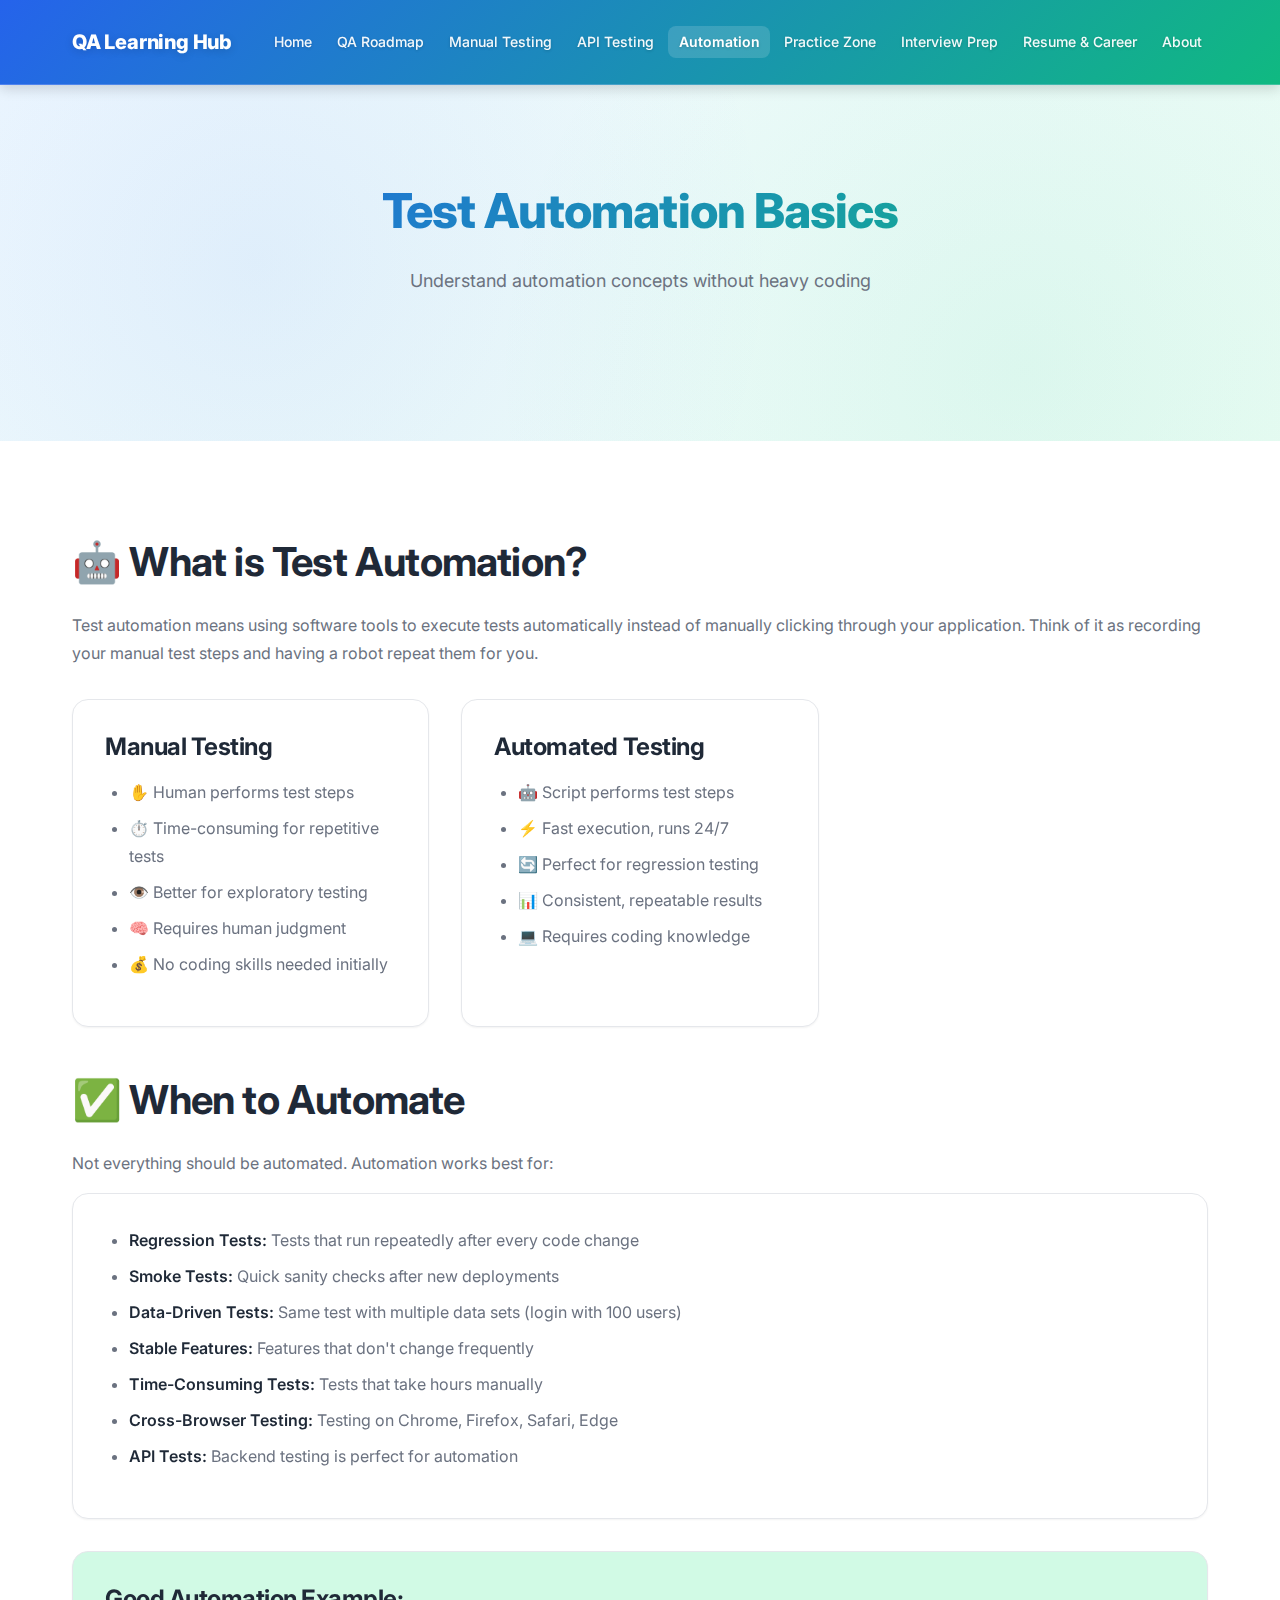
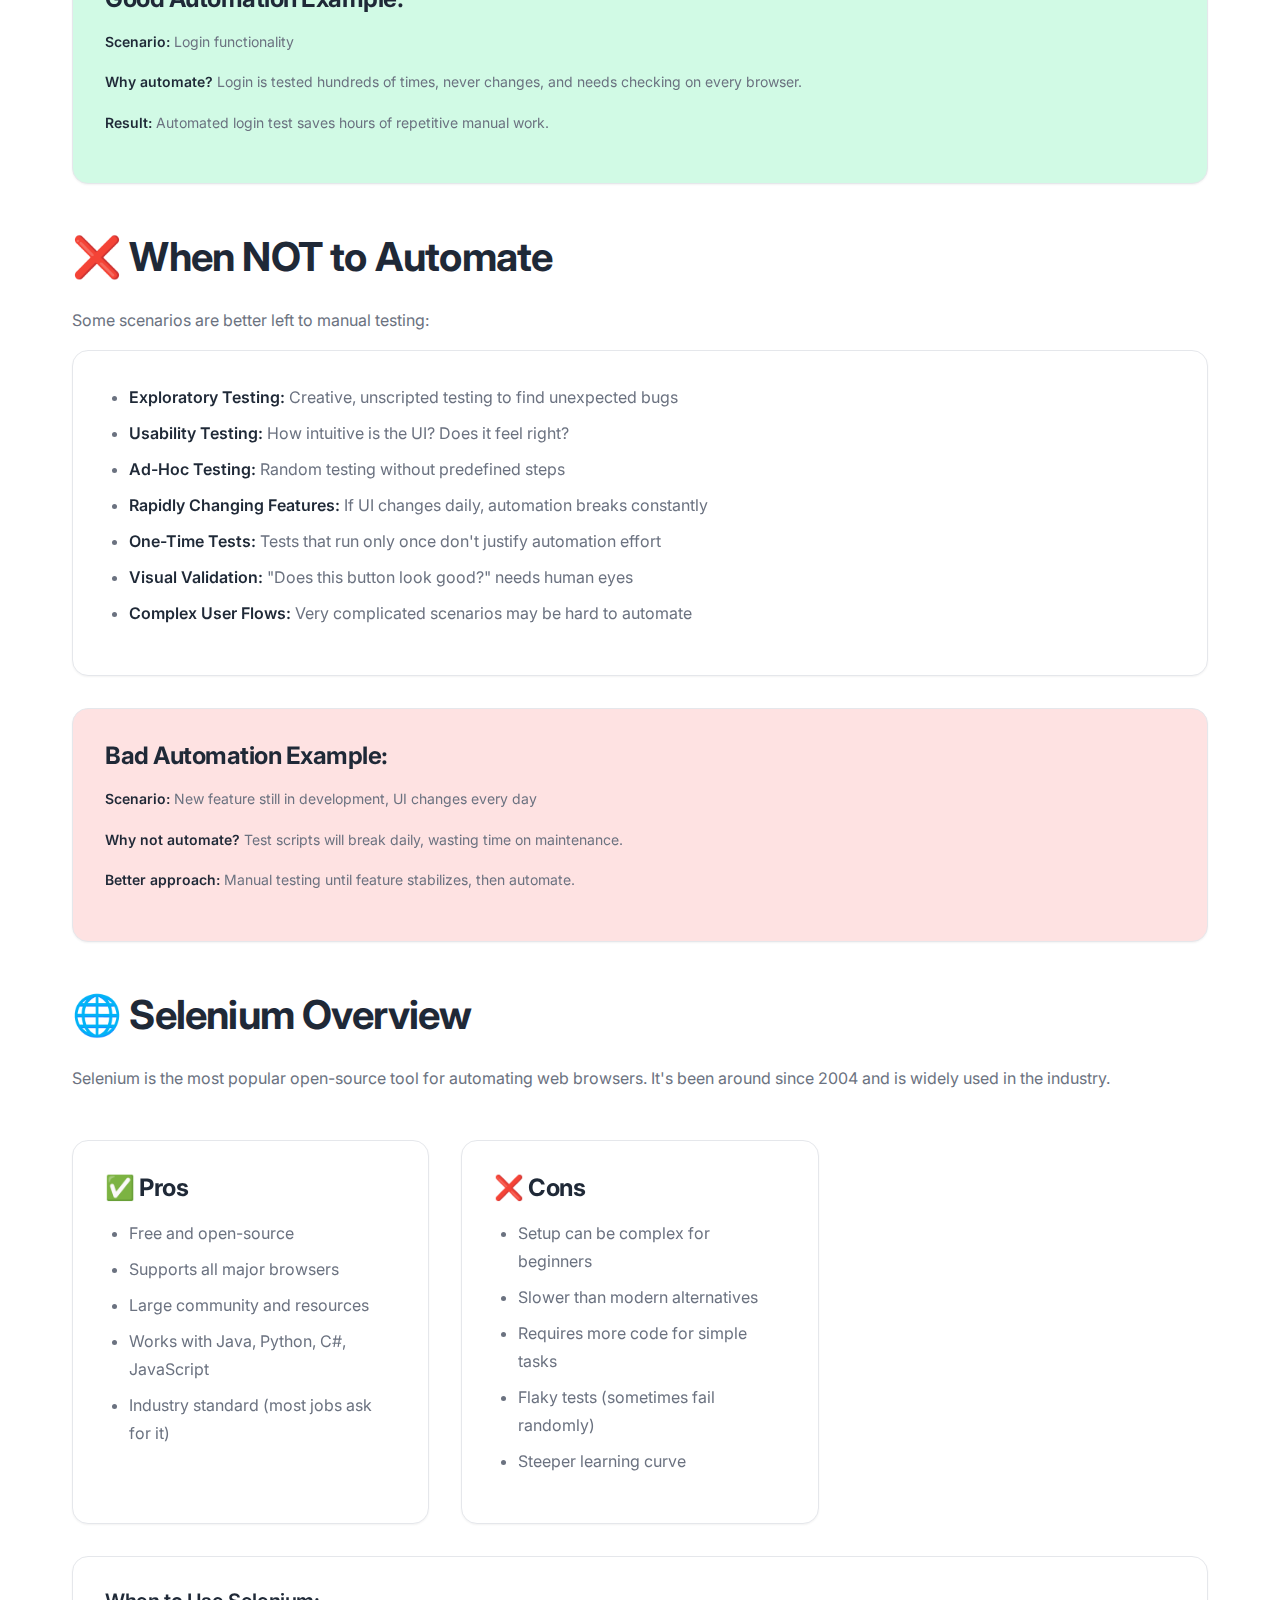
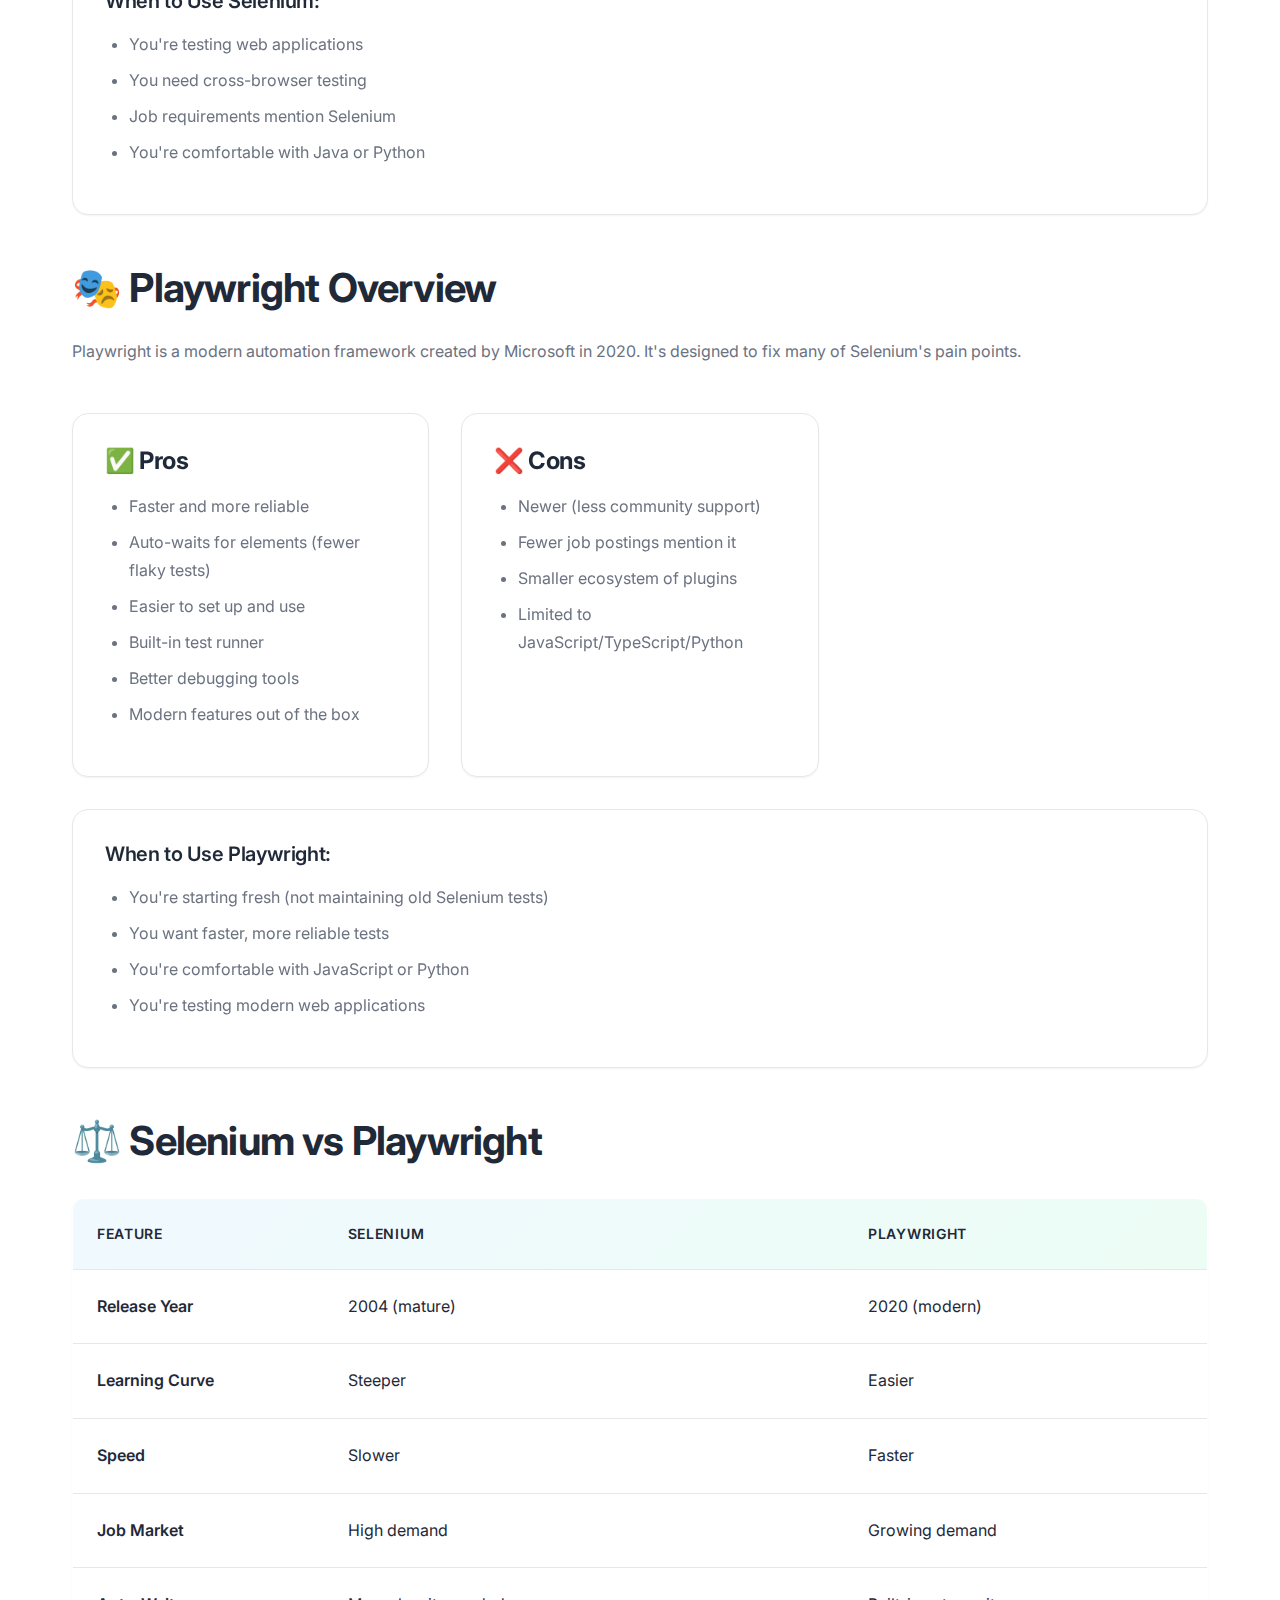
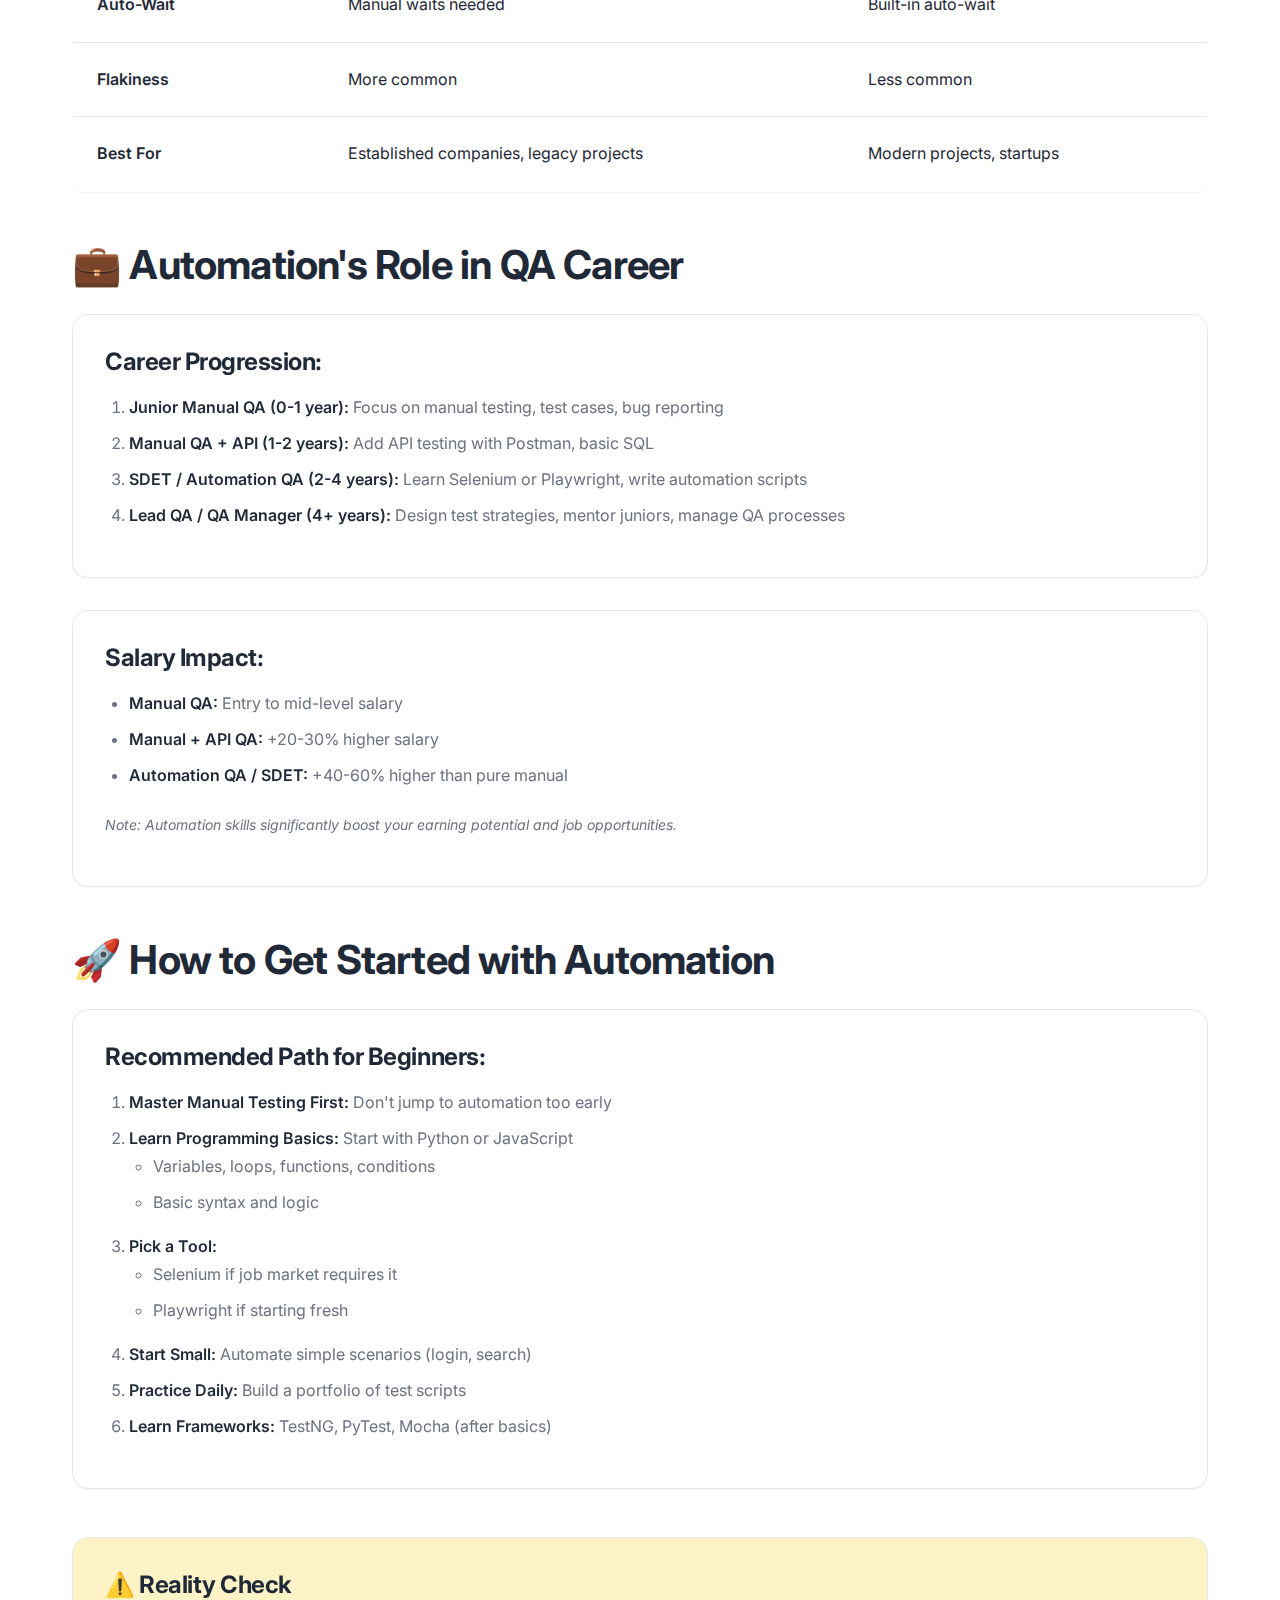
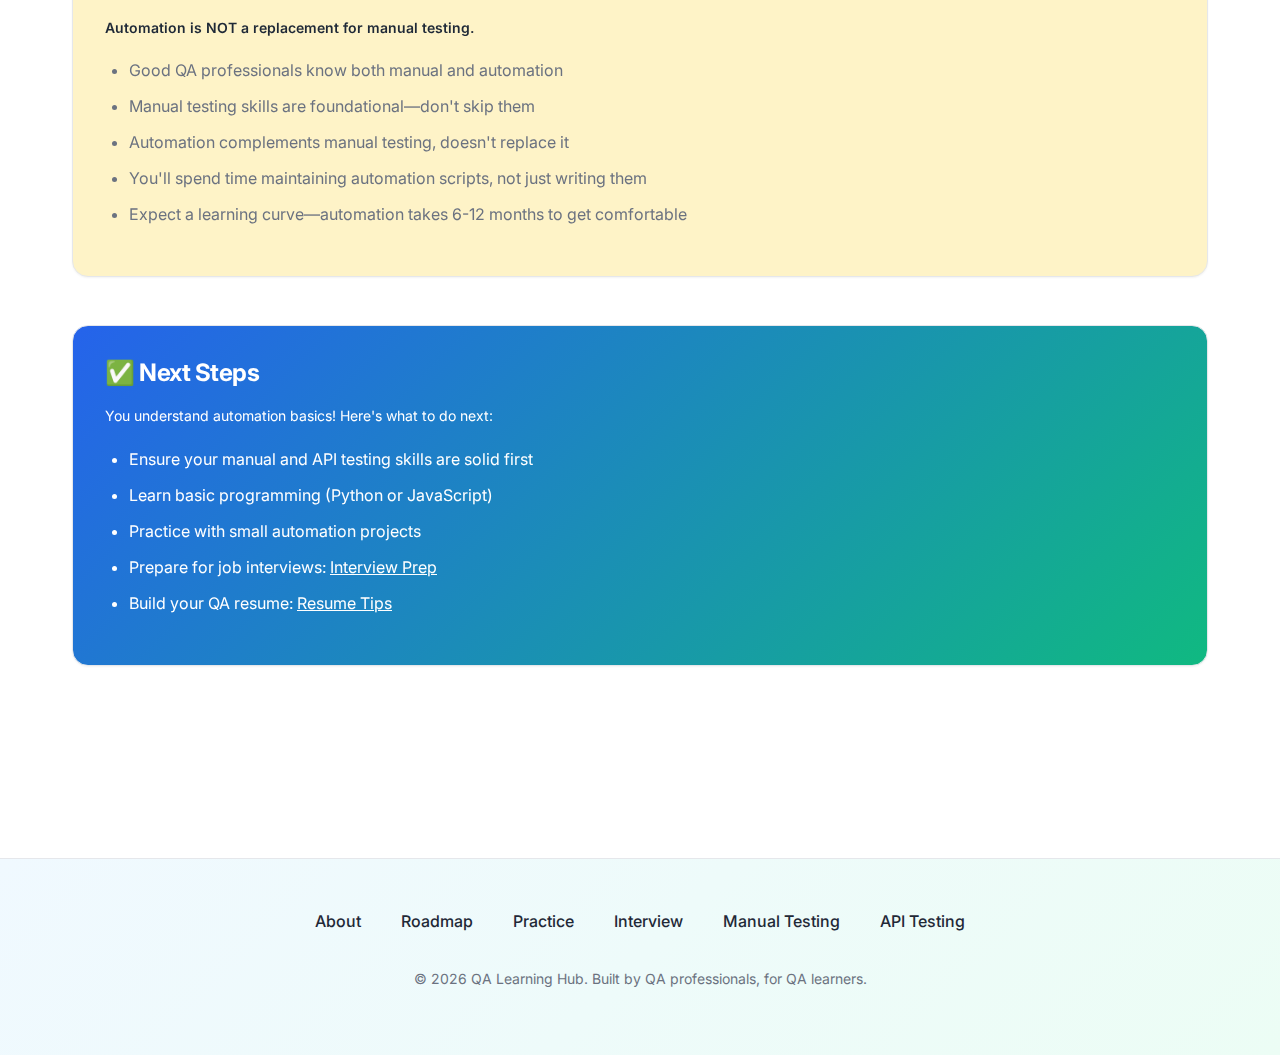
<file: automation.html>
<!DOCTYPE html>
<html lang="en">

<head>
    <meta charset="UTF-8">
    <meta name="viewport" content="width=device-width, initial-scale=1.0">
    <meta name="description"
        content="Learn Test Automation basics - When to automate, Selenium vs Playwright, and automation's role in QA careers.">
    <title>Test Automation Basics - Beginner-Friendly Guide</title>
    <link rel="stylesheet" href="css/styles.css">
</head>

<body>

    <!-- Header & Navigation -->
    <header class="header">
        <nav class="container">
            <div class="nav">
                <div class="logo">QA Learning Hub</div>

                <button class="hamburger" aria-label="Toggle menu">
                    <span></span>
                    <span></span>
                    <span></span>
                </button>

                <ul class="nav-menu">
                    <li class="nav-item"><a href="index.html" class="nav-link">Home</a></li>
                    <li class="nav-item"><a href="roadmap.html" class="nav-link">QA Roadmap</a></li>
                    <li class="nav-item"><a href="manual-testing.html" class="nav-link">Manual Testing</a></li>
                    <li class="nav-item"><a href="api-testing.html" class="nav-link">API Testing</a></li>
                    <li class="nav-item"><a href="automation.html" class="nav-link">Automation</a></li>
                    <li class="nav-item"><a href="practice.html" class="nav-link">Practice Zone</a></li>
                    <li class="nav-item"><a href="interview.html" class="nav-link">Interview Prep</a></li>
                    <li class="nav-item"><a href="resume.html" class="nav-link">Resume & Career</a></li>
                    <li class="nav-item"><a href="about.html" class="nav-link">About</a></li>
                </ul>
            </div>
        </nav>
    </header>

    <!-- Page Header -->
    <section class="hero">
        <div class="container">
            <h1>Test Automation Basics</h1>
            <p>Understand automation concepts without heavy coding</p>
        </div>
    </section>

    <!-- Content -->
    <section class="section">
        <div class="container">

            <!-- What is Automation -->
            <div class="mb-xl">
                <h2>🤖 What is Test Automation?</h2>
                <p>Test automation means using software tools to execute tests automatically instead of manually
                    clicking through your application. Think of it as recording your manual test steps and having a
                    robot repeat them for you.</p>

                <div class="card-grid mt-lg">
                    <div class="card">
                        <h3>Manual Testing</h3>
                        <ul>
                            <li>✋ Human performs test steps</li>
                            <li>⏱️ Time-consuming for repetitive tests</li>
                            <li>👁️ Better for exploratory testing</li>
                            <li>🧠 Requires human judgment</li>
                            <li>💰 No coding skills needed initially</li>
                        </ul>
                    </div>

                    <div class="card">
                        <h3>Automated Testing</h3>
                        <ul>
                            <li>🤖 Script performs test steps</li>
                            <li>⚡ Fast execution, runs 24/7</li>
                            <li>🔄 Perfect for regression testing</li>
                            <li>📊 Consistent, repeatable results</li>
                            <li>💻 Requires coding knowledge</li>
                        </ul>
                    </div>
                </div>
            </div>

            <!-- When to Automate -->
            <div class="mb-xl">
                <h2>✅ When to Automate</h2>
                <p>Not everything should be automated. Automation works best for:</p>

                <div class="card">
                    <ul>
                        <li><strong>Regression Tests:</strong> Tests that run repeatedly after every code change</li>
                        <li><strong>Smoke Tests:</strong> Quick sanity checks after new deployments</li>
                        <li><strong>Data-Driven Tests:</strong> Same test with multiple data sets (login with 100 users)
                        </li>
                        <li><strong>Stable Features:</strong> Features that don't change frequently</li>
                        <li><strong>Time-Consuming Tests:</strong> Tests that take hours manually</li>
                        <li><strong>Cross-Browser Testing:</strong> Testing on Chrome, Firefox, Safari, Edge</li>
                        <li><strong>API Tests:</strong> Backend testing is perfect for automation</li>
                    </ul>
                </div>

                <div class="card mt-lg" style="background-color: #d1fae5;">
                    <h3>Good Automation Example:</h3>
                    <p><strong>Scenario:</strong> Login functionality</p>
                    <p><strong>Why automate?</strong> Login is tested hundreds of times, never changes, and needs
                        checking on every browser.</p>
                    <p><strong>Result:</strong> Automated login test saves hours of repetitive manual work.</p>
                </div>
            </div>

            <!-- When NOT to Automate -->
            <div class="mb-xl">
                <h2>❌ When NOT to Automate</h2>
                <p>Some scenarios are better left to manual testing:</p>

                <div class="card">
                    <ul>
                        <li><strong>Exploratory Testing:</strong> Creative, unscripted testing to find unexpected bugs
                        </li>
                        <li><strong>Usability Testing:</strong> How intuitive is the UI? Does it feel right?</li>
                        <li><strong>Ad-Hoc Testing:</strong> Random testing without predefined steps</li>
                        <li><strong>Rapidly Changing Features:</strong> If UI changes daily, automation breaks
                            constantly</li>
                        <li><strong>One-Time Tests:</strong> Tests that run only once don't justify automation effort
                        </li>
                        <li><strong>Visual Validation:</strong> "Does this button look good?" needs human eyes</li>
                        <li><strong>Complex User Flows:</strong> Very complicated scenarios may be hard to automate</li>
                    </ul>
                </div>

                <div class="card mt-lg" style="background-color: #fee2e2;">
                    <h3>Bad Automation Example:</h3>
                    <p><strong>Scenario:</strong> New feature still in development, UI changes every day</p>
                    <p><strong>Why not automate?</strong> Test scripts will break daily, wasting time on maintenance.
                    </p>
                    <p><strong>Better approach:</strong> Manual testing until feature stabilizes, then automate.</p>
                </div>
            </div>

            <!-- Selenium Overview -->
            <div class="mb-xl">
                <h2>🌐 Selenium Overview</h2>
                <p>Selenium is the most popular open-source tool for automating web browsers. It's been around since
                    2004 and is widely used in the industry.</p>

                <div class="card-grid">
                    <div class="card">
                        <h3>✅ Pros</h3>
                        <ul>
                            <li>Free and open-source</li>
                            <li>Supports all major browsers</li>
                            <li>Large community and resources</li>
                            <li>Works with Java, Python, C#, JavaScript</li>
                            <li>Industry standard (most jobs ask for it)</li>
                        </ul>
                    </div>

                    <div class="card">
                        <h3>❌ Cons</h3>
                        <ul>
                            <li>Setup can be complex for beginners</li>
                            <li>Slower than modern alternatives</li>
                            <li>Requires more code for simple tasks</li>
                            <li>Flaky tests (sometimes fail randomly)</li>
                            <li>Steeper learning curve</li>
                        </ul>
                    </div>
                </div>

                <div class="card mt-lg">
                    <h4>When to Use Selenium:</h4>
                    <ul>
                        <li>You're testing web applications</li>
                        <li>You need cross-browser testing</li>
                        <li>Job requirements mention Selenium</li>
                        <li>You're comfortable with Java or Python</li>
                    </ul>
                </div>
            </div>

            <!-- Playwright Overview -->
            <div class="mb-xl">
                <h2>🎭 Playwright Overview</h2>
                <p>Playwright is a modern automation framework created by Microsoft in 2020. It's designed to fix many
                    of Selenium's pain points.</p>

                <div class="card-grid">
                    <div class="card">
                        <h3>✅ Pros</h3>
                        <ul>
                            <li>Faster and more reliable</li>
                            <li>Auto-waits for elements (fewer flaky tests)</li>
                            <li>Easier to set up and use</li>
                            <li>Built-in test runner</li>
                            <li>Better debugging tools</li>
                            <li>Modern features out of the box</li>
                        </ul>
                    </div>

                    <div class="card">
                        <h3>❌ Cons</h3>
                        <ul>
                            <li>Newer (less community support)</li>
                            <li>Fewer job postings mention it</li>
                            <li>Smaller ecosystem of plugins</li>
                            <li>Limited to JavaScript/TypeScript/Python</li>
                        </ul>
                    </div>
                </div>

                <div class="card mt-lg">
                    <h4>When to Use Playwright:</h4>
                    <ul>
                        <li>You're starting fresh (not maintaining old Selenium tests)</li>
                        <li>You want faster, more reliable tests</li>
                        <li>You're comfortable with JavaScript or Python</li>
                        <li>You're testing modern web applications</li>
                    </ul>
                </div>
            </div>

            <!-- Comparison Table -->
            <div class="mb-xl">
                <h2>⚖️ Selenium vs Playwright</h2>

                <table>
                    <thead>
                        <tr>
                            <th>Feature</th>
                            <th>Selenium</th>
                            <th>Playwright</th>
                        </tr>
                    </thead>
                    <tbody>
                        <tr>
                            <td><strong>Release Year</strong></td>
                            <td>2004 (mature)</td>
                            <td>2020 (modern)</td>
                        </tr>
                        <tr>
                            <td><strong>Learning Curve</strong></td>
                            <td>Steeper</td>
                            <td>Easier</td>
                        </tr>
                        <tr>
                            <td><strong>Speed</strong></td>
                            <td>Slower</td>
                            <td>Faster</td>
                        </tr>
                        <tr>
                            <td><strong>Job Market</strong></td>
                            <td>High demand</td>
                            <td>Growing demand</td>
                        </tr>
                        <tr>
                            <td><strong>Auto-Wait</strong></td>
                            <td>Manual waits needed</td>
                            <td>Built-in auto-wait</td>
                        </tr>
                        <tr>
                            <td><strong>Flakiness</strong></td>
                            <td>More common</td>
                            <td>Less common</td>
                        </tr>
                        <tr>
                            <td><strong>Best For</strong></td>
                            <td>Established companies, legacy projects</td>
                            <td>Modern projects, startups</td>
                        </tr>
                    </tbody>
                </table>
            </div>

            <!-- Role in Career -->
            <div class="mb-xl">
                <h2>💼 Automation's Role in QA Career</h2>

                <div class="card">
                    <h3>Career Progression:</h3>
                    <ol>
                        <li><strong>Junior Manual QA (0-1 year):</strong> Focus on manual testing, test cases, bug
                            reporting</li>
                        <li><strong>Manual QA + API (1-2 years):</strong> Add API testing with Postman, basic SQL</li>
                        <li><strong>SDET / Automation QA (2-4 years):</strong> Learn Selenium or Playwright, write
                            automation scripts</li>
                        <li><strong>Lead QA / QA Manager (4+ years):</strong> Design test strategies, mentor juniors,
                            manage QA processes</li>
                    </ol>
                </div>

                <div class="card mt-lg">
                    <h3>Salary Impact:</h3>
                    <ul>
                        <li><strong>Manual QA:</strong> Entry to mid-level salary</li>
                        <li><strong>Manual + API QA:</strong> +20-30% higher salary</li>
                        <li><strong>Automation QA / SDET:</strong> +40-60% higher than pure manual</li>
                    </ul>
                    <p class="mt-md"><em>Note: Automation skills significantly boost your earning potential and job
                            opportunities.</em></p>
                </div>
            </div>

            <!-- Getting Started -->
            <div class="mb-xl">
                <h2>🚀 How to Get Started with Automation</h2>

                <div class="card">
                    <h3>Recommended Path for Beginners:</h3>
                    <ol>
                        <li><strong>Master Manual Testing First:</strong> Don't jump to automation too early</li>
                        <li><strong>Learn Programming Basics:</strong> Start with Python or JavaScript
                            <ul>
                                <li>Variables, loops, functions, conditions</li>
                                <li>Basic syntax and logic</li>
                            </ul>
                        </li>
                        <li><strong>Pick a Tool:</strong>
                            <ul>
                                <li>Selenium if job market requires it</li>
                                <li>Playwright if starting fresh</li>
                            </ul>
                        </li>
                        <li><strong>Start Small:</strong> Automate simple scenarios (login, search)</li>
                        <li><strong>Practice Daily:</strong> Build a portfolio of test scripts</li>
                        <li><strong>Learn Frameworks:</strong> TestNG, PyTest, Mocha (after basics)</li>
                    </ol>
                </div>
            </div>

            <!-- Reality Check -->
            <div class="card" style="background-color: #fef3c7;">
                <h3>⚠️ Reality Check</h3>
                <p><strong>Automation is NOT a replacement for manual testing.</strong></p>
                <ul>
                    <li>Good QA professionals know both manual and automation</li>
                    <li>Manual testing skills are foundational—don't skip them</li>
                    <li>Automation complements manual testing, doesn't replace it</li>
                    <li>You'll spend time maintaining automation scripts, not just writing them</li>
                    <li>Expect a learning curve—automation takes 6-12 months to get comfortable</li>
                </ul>
            </div>

            <!-- Next Steps -->
            <div class="card mt-xl"
                style="background: linear-gradient(135deg, #2563eb 0%, #10b981 100%); color: white;">
                <h3 style="color: white;">✅ Next Steps</h3>
                <p style="color: white;">You understand automation basics! Here's what to do next:</p>
                <ul style="color: white;">
                    <li style="color: white;">Ensure your manual and API testing skills are solid first</li>
                    <li style="color: white;">Learn basic programming (Python or JavaScript)</li>
                    <li style="color: white;">Practice with small automation projects</li>
                    <li style="color: white;">Prepare for job interviews: <a href="interview.html"
                            style="color: white; text-decoration: underline;">Interview Prep</a></li>
                    <li style="color: white;">Build your QA resume: <a href="resume.html"
                            style="color: white; text-decoration: underline;">Resume Tips</a></li>
                </ul>
            </div>

        </div>
    </section>

    <!-- Footer -->
    <footer class="footer">
        <div class="container">
            <ul class="footer-links">
                <li><a href="about.html">About</a></li>
                <li><a href="roadmap.html">Roadmap</a></li>
                <li><a href="practice.html">Practice</a></li>
                <li><a href="interview.html">Interview</a></li>
                <li><a href="manual-testing.html">Manual Testing</a></li>
                <li><a href="api-testing.html">API Testing</a></li>
            </ul>
            <p class="footer-text">© 2026 QA Learning Hub. Built by QA professionals, for QA learners.</p>
        </div>
    </footer>

    <script src="js/main.js"></script>
</body>

</html>
</file>
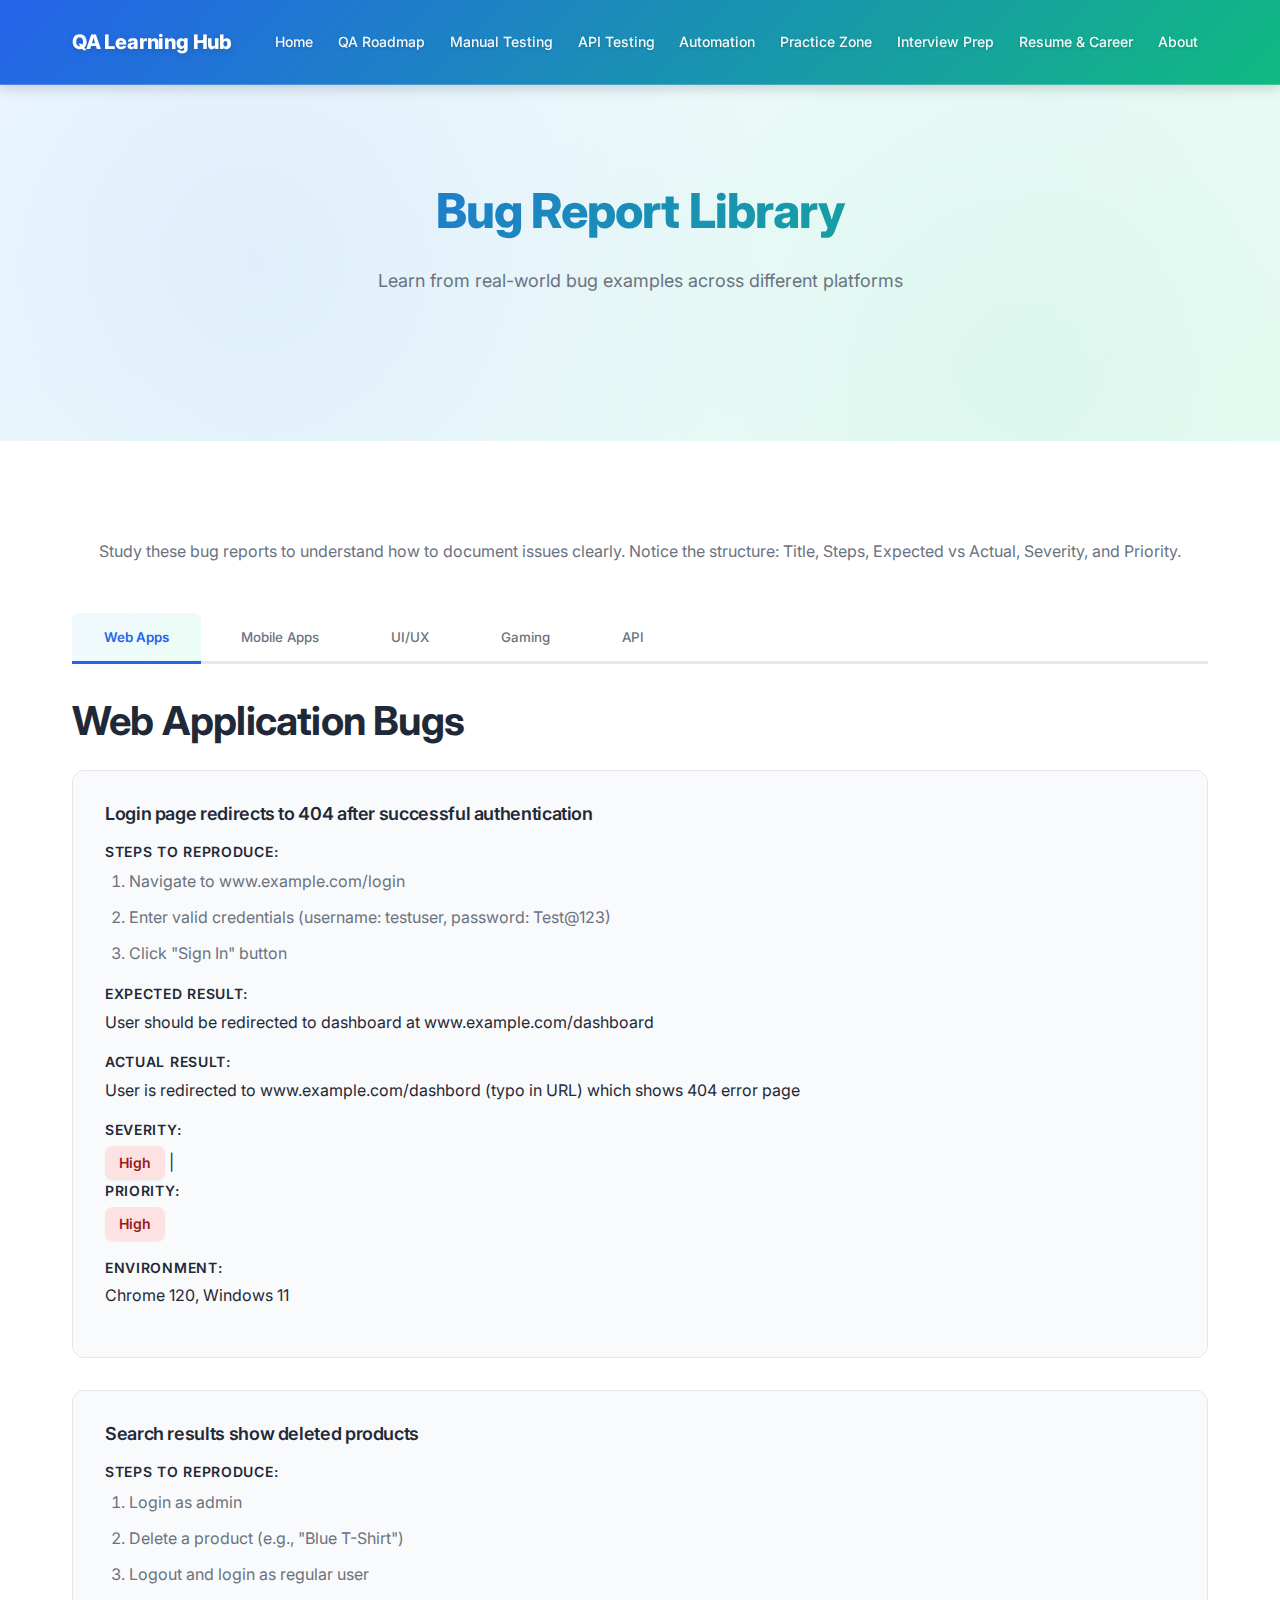
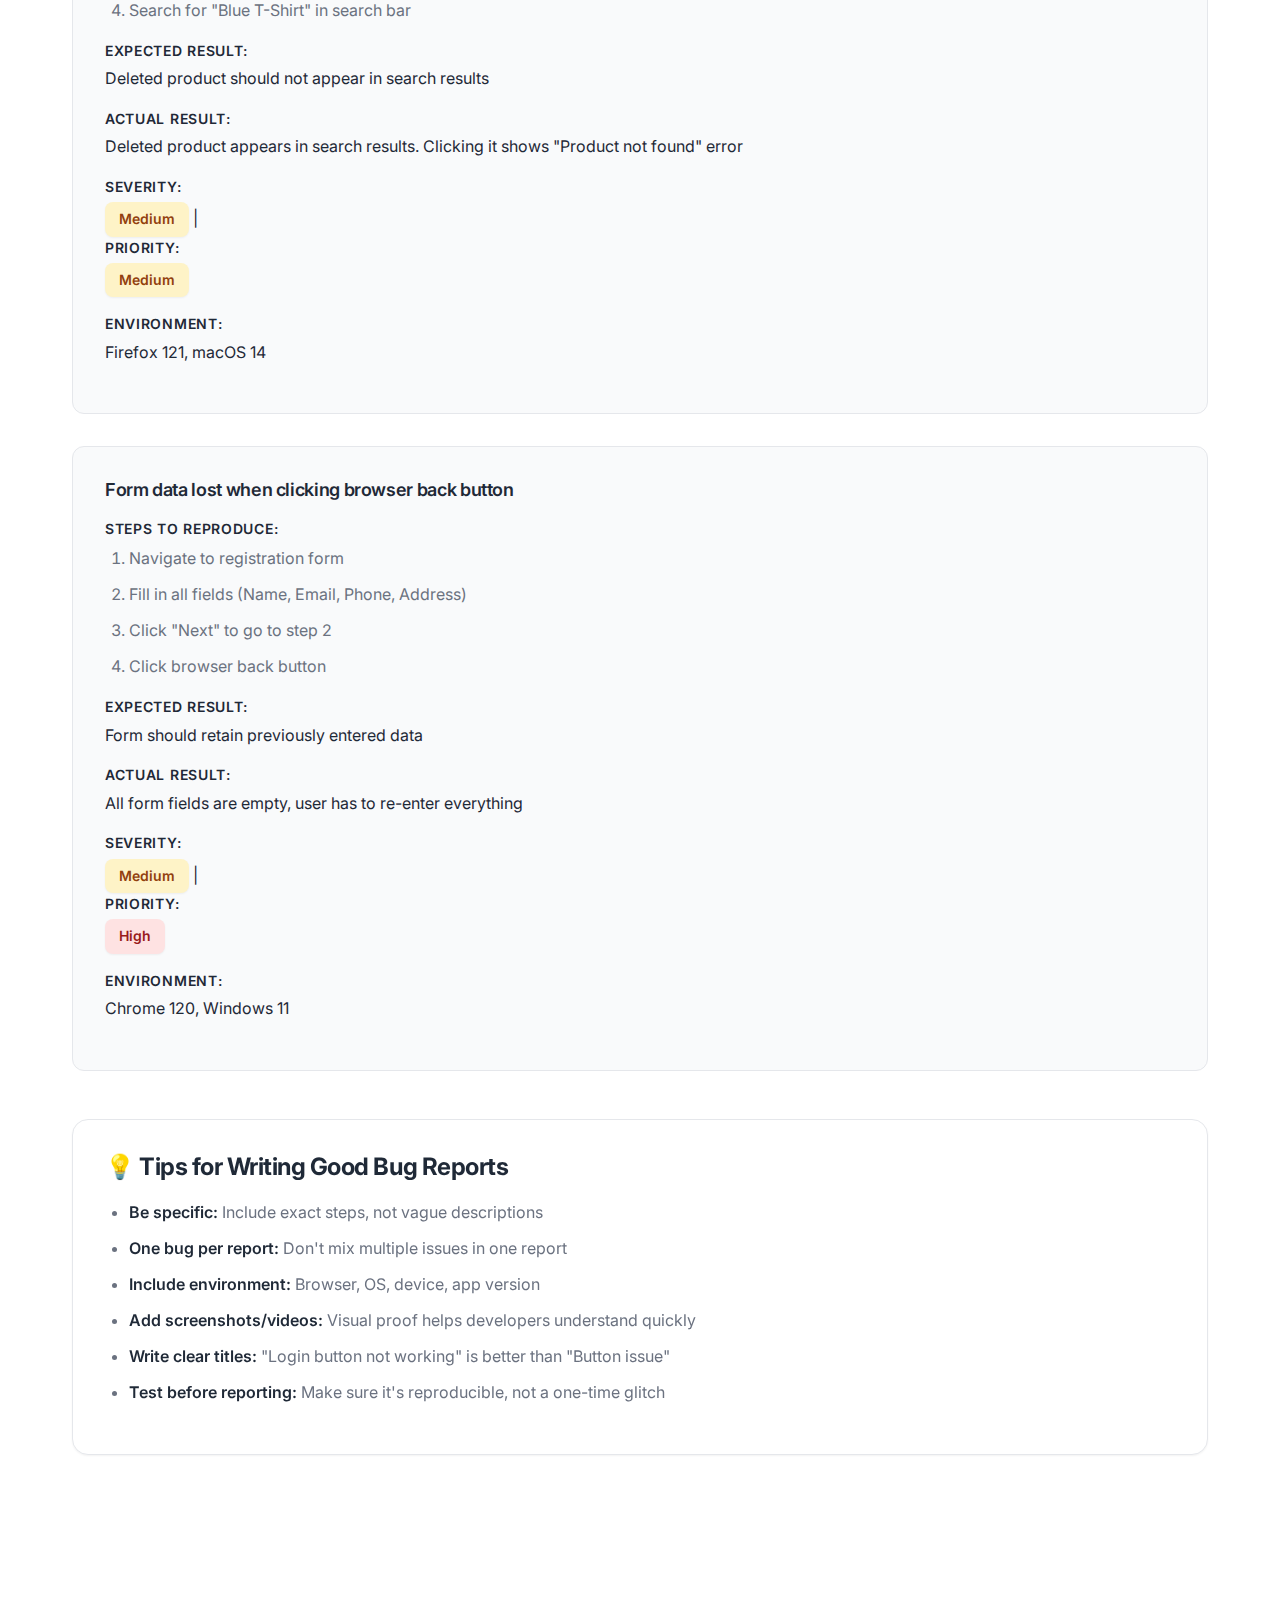
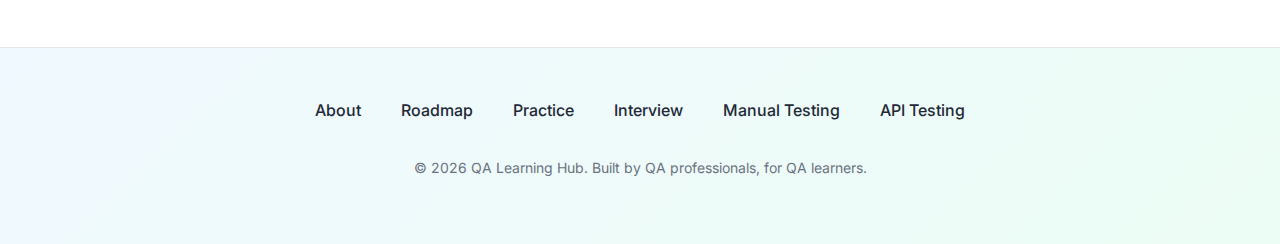
<file: bug-library.html>
<!DOCTYPE html>
<html lang="en">

<head>
    <meta charset="UTF-8">
    <meta name="viewport" content="width=device-width, initial-scale=1.0">
    <meta name="description"
        content="Real-world bug report examples for Web, Mobile, UI/UX, Gaming, and API testing. Learn how to write effective bug reports.">
    <title>Bug Report Library - Real QA Bug Examples</title>
    <link rel="stylesheet" href="css/styles.css">
</head>

<body>

    <!-- Header & Navigation -->
    <header class="header">
        <nav class="container">
            <div class="nav">
                <div class="logo">QA Learning Hub</div>

                <button class="hamburger" aria-label="Toggle menu">
                    <span></span>
                    <span></span>
                    <span></span>
                </button>

                <ul class="nav-menu">
                    <li class="nav-item"><a href="index.html" class="nav-link">Home</a></li>
                    <li class="nav-item"><a href="roadmap.html" class="nav-link">QA Roadmap</a></li>
                    <li class="nav-item"><a href="manual-testing.html" class="nav-link">Manual Testing</a></li>
                    <li class="nav-item"><a href="api-testing.html" class="nav-link">API Testing</a></li>
                    <li class="nav-item"><a href="automation.html" class="nav-link">Automation</a></li>
                    <li class="nav-item"><a href="practice.html" class="nav-link">Practice Zone</a></li>
                    <li class="nav-item"><a href="interview.html" class="nav-link">Interview Prep</a></li>
                    <li class="nav-item"><a href="resume.html" class="nav-link">Resume & Career</a></li>
                    <li class="nav-item"><a href="about.html" class="nav-link">About</a></li>
                </ul>
            </div>
        </nav>
    </header>

    <!-- Page Header -->
    <section class="hero">
        <div class="container">
            <h1>Bug Report Library</h1>
            <p>Learn from real-world bug examples across different platforms</p>
        </div>
    </section>

    <!-- Content -->
    <section class="section">
        <div class="container">

            <p class="text-center text-muted mb-xl">Study these bug reports to understand how to document issues
                clearly. Notice the structure: Title, Steps, Expected vs Actual, Severity, and Priority.</p>

            <!-- Tabs -->
            <div class="tabs">
                <div class="tab-buttons">
                    <button class="tab-button active" data-tab="web-bugs">Web Apps</button>
                    <button class="tab-button" data-tab="mobile-bugs">Mobile Apps</button>
                    <button class="tab-button" data-tab="ui-bugs">UI/UX</button>
                    <button class="tab-button" data-tab="gaming-bugs">Gaming</button>
                    <button class="tab-button" data-tab="api-bugs">API</button>
                </div>

                <!-- WEB BUGS -->
                <div id="web-bugs" class="tab-content active">
                    <h2>Web Application Bugs</h2>

                    <div class="bug-example">
                        <h4 class="bug-title">Login page redirects to 404 after successful authentication</h4>

                        <div class="bug-field">
                            <strong>Steps to Reproduce:</strong>
                            <ol>
                                <li>Navigate to www.example.com/login</li>
                                <li>Enter valid credentials (username: testuser, password: Test@123)</li>
                                <li>Click "Sign In" button</li>
                            </ol>
                        </div>

                        <div class="bug-field">
                            <strong>Expected Result:</strong> User should be redirected to dashboard at
                            www.example.com/dashboard
                        </div>

                        <div class="bug-field">
                            <strong>Actual Result:</strong> User is redirected to www.example.com/dashbord (typo in URL)
                            which shows 404 error page
                        </div>

                        <div class="bug-field">
                            <strong>Severity:</strong> <span class="bug-severity high">High</span> |
                            <strong>Priority:</strong> <span class="bug-severity high">High</span>
                        </div>

                        <div class="bug-field">
                            <strong>Environment:</strong> Chrome 120, Windows 11
                        </div>
                    </div>

                    <div class="bug-example">
                        <h4 class="bug-title">Search results show deleted products</h4>

                        <div class="bug-field">
                            <strong>Steps to Reproduce:</strong>
                            <ol>
                                <li>Login as admin</li>
                                <li>Delete a product (e.g., "Blue T-Shirt")</li>
                                <li>Logout and login as regular user</li>
                                <li>Search for "Blue T-Shirt" in search bar</li>
                            </ol>
                        </div>

                        <div class="bug-field">
                            <strong>Expected Result:</strong> Deleted product should not appear in search results
                        </div>

                        <div class="bug-field">
                            <strong>Actual Result:</strong> Deleted product appears in search results. Clicking it shows
                            "Product not found" error
                        </div>

                        <div class="bug-field">
                            <strong>Severity:</strong> <span class="bug-severity medium">Medium</span> |
                            <strong>Priority:</strong> <span class="bug-severity medium">Medium</span>
                        </div>

                        <div class="bug-field">
                            <strong>Environment:</strong> Firefox 121, macOS 14
                        </div>
                    </div>

                    <div class="bug-example">
                        <h4 class="bug-title">Form data lost when clicking browser back button</h4>

                        <div class="bug-field">
                            <strong>Steps to Reproduce:</strong>
                            <ol>
                                <li>Navigate to registration form</li>
                                <li>Fill in all fields (Name, Email, Phone, Address)</li>
                                <li>Click "Next" to go to step 2</li>
                                <li>Click browser back button</li>
                            </ol>
                        </div>

                        <div class="bug-field">
                            <strong>Expected Result:</strong> Form should retain previously entered data
                        </div>

                        <div class="bug-field">
                            <strong>Actual Result:</strong> All form fields are empty, user has to re-enter everything
                        </div>

                        <div class="bug-field">
                            <strong>Severity:</strong> <span class="bug-severity medium">Medium</span> |
                            <strong>Priority:</strong> <span class="bug-severity high">High</span>
                        </div>

                        <div class="bug-field">
                            <strong>Environment:</strong> Chrome 120, Windows 11
                        </div>
                    </div>
                </div>

                <!-- MOBILE BUGS -->
                <div id="mobile-bugs" class="tab-content">
                    <h2>Mobile Application Bugs</h2>

                    <div class="bug-example">
                        <h4 class="bug-title">App crashes when uploading images larger than 5MB</h4>

                        <div class="bug-field">
                            <strong>Steps to Reproduce:</strong>
                            <ol>
                                <li>Open mobile app</li>
                                <li>Navigate to Profile → Edit Profile</li>
                                <li>Tap "Upload Photo"</li>
                                <li>Select an image larger than 5MB from gallery</li>
                            </ol>
                        </div>

                        <div class="bug-field">
                            <strong>Expected Result:</strong> App should compress image or show error message "File too
                            large, max 5MB"
                        </div>

                        <div class="bug-field">
                            <strong>Actual Result:</strong> App crashes immediately without any error message
                        </div>

                        <div class="bug-field">
                            <strong>Severity:</strong> <span class="bug-severity high">High</span> |
                            <strong>Priority:</strong> <span class="bug-severity high">High</span>
                        </div>

                        <div class="bug-field">
                            <strong>Environment:</strong> Android 13, Samsung Galaxy S23
                        </div>
                    </div>

                    <div class="bug-example">
                        <h4 class="bug-title">Keyboard covers input field on login screen</h4>

                        <div class="bug-field">
                            <strong>Steps to Reproduce:</strong>
                            <ol>
                                <li>Open app on iPhone 14</li>
                                <li>Tap on password field</li>
                                <li>Keyboard appears</li>
                            </ol>
                        </div>

                        <div class="bug-field">
                            <strong>Expected Result:</strong> Screen should scroll up so password field is visible above
                            keyboard
                        </div>

                        <div class="bug-field">
                            <strong>Actual Result:</strong> Keyboard completely covers the password field, user cannot
                            see what they're typing
                        </div>

                        <div class="bug-field">
                            <strong>Severity:</strong> <span class="bug-severity medium">Medium</span> |
                            <strong>Priority:</strong> <span class="bug-severity high">High</span>
                        </div>

                        <div class="bug-field">
                            <strong>Environment:</strong> iOS 17.2, iPhone 14
                        </div>
                    </div>

                    <div class="bug-example">
                        <h4 class="bug-title">Push notifications not working when app is closed</h4>

                        <div class="bug-field">
                            <strong>Steps to Reproduce:</strong>
                            <ol>
                                <li>Enable push notifications in app settings</li>
                                <li>Close the app completely (swipe away from recent apps)</li>
                                <li>Have another user send you a message</li>
                            </ol>
                        </div>

                        <div class="bug-field">
                            <strong>Expected Result:</strong> User should receive push notification even when app is
                            closed
                        </div>

                        <div class="bug-field">
                            <strong>Actual Result:</strong> No notification received. Notifications only work when app
                            is open
                        </div>

                        <div class="bug-field">
                            <strong>Severity:</strong> <span class="bug-severity high">High</span> |
                            <strong>Priority:</strong> <span class="bug-severity high">High</span>
                        </div>

                        <div class="bug-field">
                            <strong>Environment:</strong> Android 12, OnePlus 9 Pro
                        </div>
                    </div>
                </div>

                <!-- UI/UX BUGS -->
                <div id="ui-bugs" class="tab-content">
                    <h2>UI/UX Bugs</h2>

                    <div class="bug-example">
                        <h4 class="bug-title">Text overlaps on small screen devices</h4>

                        <div class="bug-field">
                            <strong>Steps to Reproduce:</strong>
                            <ol>
                                <li>Open website on mobile browser (360px width screen)</li>
                                <li>Navigate to pricing page</li>
                                <li>Observe the pricing cards</li>
                            </ol>
                        </div>

                        <div class="bug-field">
                            <strong>Expected Result:</strong> All text should be readable, properly aligned, and not
                            overlapping
                        </div>

                        <div class="bug-field">
                            <strong>Actual Result:</strong> Price text overlaps with feature list. Text is cut off and
                            unreadable
                        </div>

                        <div class="bug-field">
                            <strong>Severity:</strong> <span class="bug-severity medium">Medium</span> |
                            <strong>Priority:</strong> <span class="bug-severity medium">Medium</span>
                        </div>

                        <div class="bug-field">
                            <strong>Environment:</strong> Chrome Mobile, 360x640 screen
                        </div>
                    </div>

                    <div class="bug-example">
                        <h4 class="bug-title">Color contrast too low - text not readable for visually impaired users
                        </h4>

                        <div class="bug-field">
                            <strong>Steps to Reproduce:</strong>
                            <ol>
                                <li>Navigate to homepage</li>
                                <li>Observe the hero section text</li>
                            </ol>
                        </div>

                        <div class="bug-field">
                            <strong>Expected Result:</strong> Text should meet WCAG AA standards (contrast ratio at
                            least 4.5:1)
                        </div>

                        <div class="bug-field">
                            <strong>Actual Result:</strong> Light gray text (#b0b0b0) on white background has contrast
                            ratio of 1.8:1, failing accessibility standards
                        </div>

                        <div class="bug-field">
                            <strong>Severity:</strong> <span class="bug-severity medium">Medium</span> |
                            <strong>Priority:</strong> <span class="bug-severity high">High</span>
                        </div>

                        <div class="bug-field">
                            <strong>Environment:</strong> All browsers
                        </div>
                    </div>

                    <div class="bug-example">
                        <h4 class="bug-title">Loading spinner continues spinning after content is loaded</h4>

                        <div class="bug-field">
                            <strong>Steps to Reproduce:</strong>
                            <ol>
                                <li>Navigate to products page</li>
                                <li>Wait for products to load</li>
                                <li>Observe the loading spinner</li>
                            </ol>
                        </div>

                        <div class="bug-field">
                            <strong>Expected Result:</strong> Loading spinner should disappear once products are
                            displayed
                        </div>

                        <div class="bug-field">
                            <strong>Actual Result:</strong> Products appear but loading spinner continues spinning
                            indefinitely
                        </div>

                        <div class="bug-field">
                            <strong>Severity:</strong> <span class="bug-severity low">Low</span> |
                            <strong>Priority:</strong> <span class="bug-severity medium">Medium</span>
                        </div>

                        <div class="bug-field">
                            <strong>Environment:</strong> Chrome 120, Windows 11
                        </div>
                    </div>
                </div>

                <!-- GAMING BUGS -->
                <div id="gaming-bugs" class="tab-content">
                    <h2>Gaming Bugs</h2>

                    <div class="bug-example">
                        <h4 class="bug-title">Character falls through floor at specific coordinates</h4>

                        <div class="bug-field">
                            <strong>Steps to Reproduce:</strong>
                            <ol>
                                <li>Start game and select Level 3</li>
                                <li>Walk to coordinates X: 234, Y: 567 (near the bridge)</li>
                                <li>Jump</li>
                            </ol>
                        </div>

                        <div class="bug-field">
                            <strong>Expected Result:</strong> Character should land on the ground normally
                        </div>

                        <div class="bug-field">
                            <strong>Actual Result:</strong> Character falls through the floor and game freezes
                        </div>

                        <div class="bug-field">
                            <strong>Severity:</strong> <span class="bug-severity high">High</span> |
                            <strong>Priority:</strong> <span class="bug-severity high">High</span>
                        </div>

                        <div class="bug-field">
                            <strong>Environment:</strong> Windows 11, GeForce RTX 3060
                        </div>
                    </div>

                    <div class="bug-example">
                        <h4 class="bug-title">Game progress not saved after completing mission</h4>

                        <div class="bug-field">
                            <strong>Steps to Reproduce:</strong>
                            <ol>
                                <li>Complete Mission 5</li>
                                <li>See "Mission Complete" message</li>
                                <li>Exit game</li>
                                <li>Restart game</li>
                            </ol>
                        </div>

                        <div class="bug-field">
                            <strong>Expected Result:</strong> Mission 6 should be unlocked, progress should be saved
                        </div>

                        <div class="bug-field">
                            <strong>Actual Result:</strong> Game shows Mission 5 as incomplete, progress lost
                        </div>

                        <div class="bug-field">
                            <strong>Severity:</strong> <span class="bug-severity high">High</span> |
                            <strong>Priority:</strong> <span class="bug-severity high">High</span>
                        </div>

                        <div class="bug-field">
                            <strong>Environment:</strong> PlayStation 5
                        </div>
                    </div>
                </div>

                <!-- API BUGS -->
                <div id="api-bugs" class="tab-content">
                    <h2>API Bugs</h2>

                    <div class="bug-example">
                        <h4 class="bug-title">GET /users returns 500 when user ID contains special characters</h4>

                        <div class="bug-field">
                            <strong>Steps to Reproduce:</strong>
                            <ol>
                                <li>Send GET request to: /api/v1/users/test@123</li>
                                <li>Observe the response</li>
                            </ol>
                        </div>

                        <div class="bug-field">
                            <strong>Expected Result:</strong> API should return 400 Bad Request with error message
                            "Invalid user ID format"
                        </div>

                        <div class="bug-field">
                            <strong>Actual Result:</strong> API returns 500 Internal Server Error
                        </div>

                        <div class="bug-field">
                            <strong>Severity:</strong> <span class="bug-severity medium">Medium</span> |
                            <strong>Priority:</strong> <span class="bug-severity medium">Medium</span>
                        </div>

                        <div class="bug-field">
                            <strong>Environment:</strong> Production API, v1.2.3
                        </div>
                    </div>

                    <div class="bug-example">
                        <h4 class="bug-title">POST /orders accepts negative quantity values</h4>

                        <div class="bug-field">
                            <strong>Steps to Reproduce:</strong>
                            <ol>
                                <li>Send POST request to /api/v1/orders</li>
                                <li>Body: {"product_id": 123, "quantity": -5}</li>
                                <li>Observe response</li>
                            </ol>
                        </div>

                        <div class="bug-field">
                            <strong>Expected Result:</strong> API should return 400 Bad Request with error "Quantity
                            must be positive"
                        </div>

                        <div class="bug-field">
                            <strong>Actual Result:</strong> API returns 200 OK and creates order with -5 quantity
                        </div>

                        <div class="bug-field">
                            <strong>Severity:</strong> <span class="bug-severity high">High</span> |
                            <strong>Priority:</strong> <span class="bug-severity high">High</span>
                        </div>

                        <div class="bug-field">
                            <strong>Environment:</strong> Staging API, v2.0.1
                        </div>
                    </div>

                    <div class="bug-example">
                        <h4 class="bug-title">Response missing required field "created_at"</h4>

                        <div class="bug-field">
                            <strong>Steps to Reproduce:</strong>
                            <ol>
                                <li>Send GET request to /api/v1/posts/456</li>
                                <li>Observe response body</li>
                            </ol>
                        </div>

                        <div class="bug-field">
                            <strong>Expected Result:</strong> Response should include "created_at" field as per API
                            documentation
                        </div>

                        <div class="bug-field">
                            <strong>Actual Result:</strong> Response is missing "created_at" field. Other fields
                            present: id, title, content, author
                        </div>

                        <div class="bug-field">
                            <strong>Severity:</strong> <span class="bug-severity medium">Medium</span> |
                            <strong>Priority:</strong> <span class="bug-severity medium">Medium</span>
                        </div>

                        <div class="bug-field">
                            <strong>Environment:</strong> Production API, v1.5.0
                        </div>
                    </div>
                </div>

            </div>

            <!-- Tips -->
            <div class="card mt-xl">
                <h3>💡 Tips for Writing Good Bug Reports</h3>
                <ul>
                    <li><strong>Be specific:</strong> Include exact steps, not vague descriptions</li>
                    <li><strong>One bug per report:</strong> Don't mix multiple issues in one report</li>
                    <li><strong>Include environment:</strong> Browser, OS, device, app version</li>
                    <li><strong>Add screenshots/videos:</strong> Visual proof helps developers understand quickly</li>
                    <li><strong>Write clear titles:</strong> "Login button not working" is better than "Button issue"
                    </li>
                    <li><strong>Test before reporting:</strong> Make sure it's reproducible, not a one-time glitch</li>
                </ul>
            </div>

        </div>
    </section>

    <!-- Footer -->
    <footer class="footer">
        <div class="container">
            <ul class="footer-links">
                <li><a href="about.html">About</a></li>
                <li><a href="roadmap.html">Roadmap</a></li>
                <li><a href="practice.html">Practice</a></li>
                <li><a href="interview.html">Interview</a></li>
                <li><a href="manual-testing.html">Manual Testing</a></li>
                <li><a href="api-testing.html">API Testing</a></li>
            </ul>
            <p class="footer-text">© 2026 QA Learning Hub. Built by QA professionals, for QA learners.</p>
        </div>
    </footer>

    <script src="js/main.js"></script>
</body>

</html>
</file>
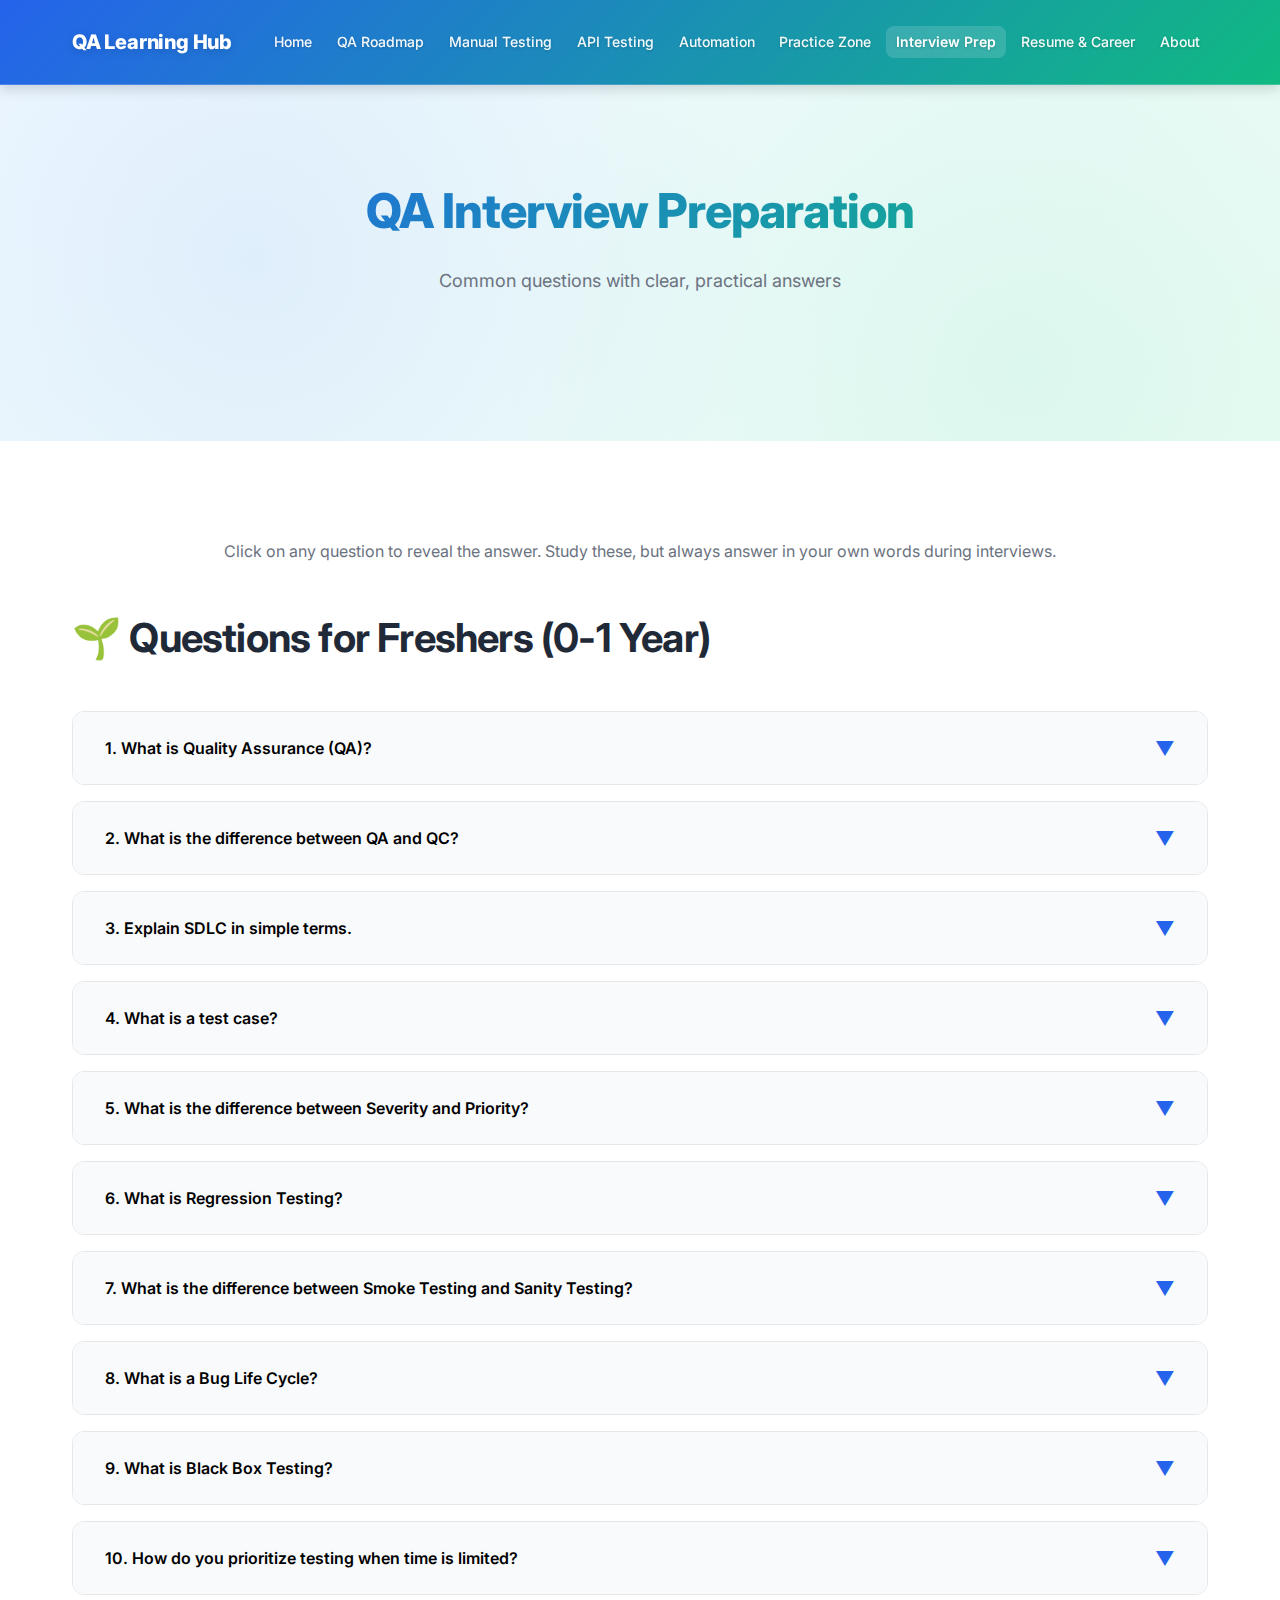
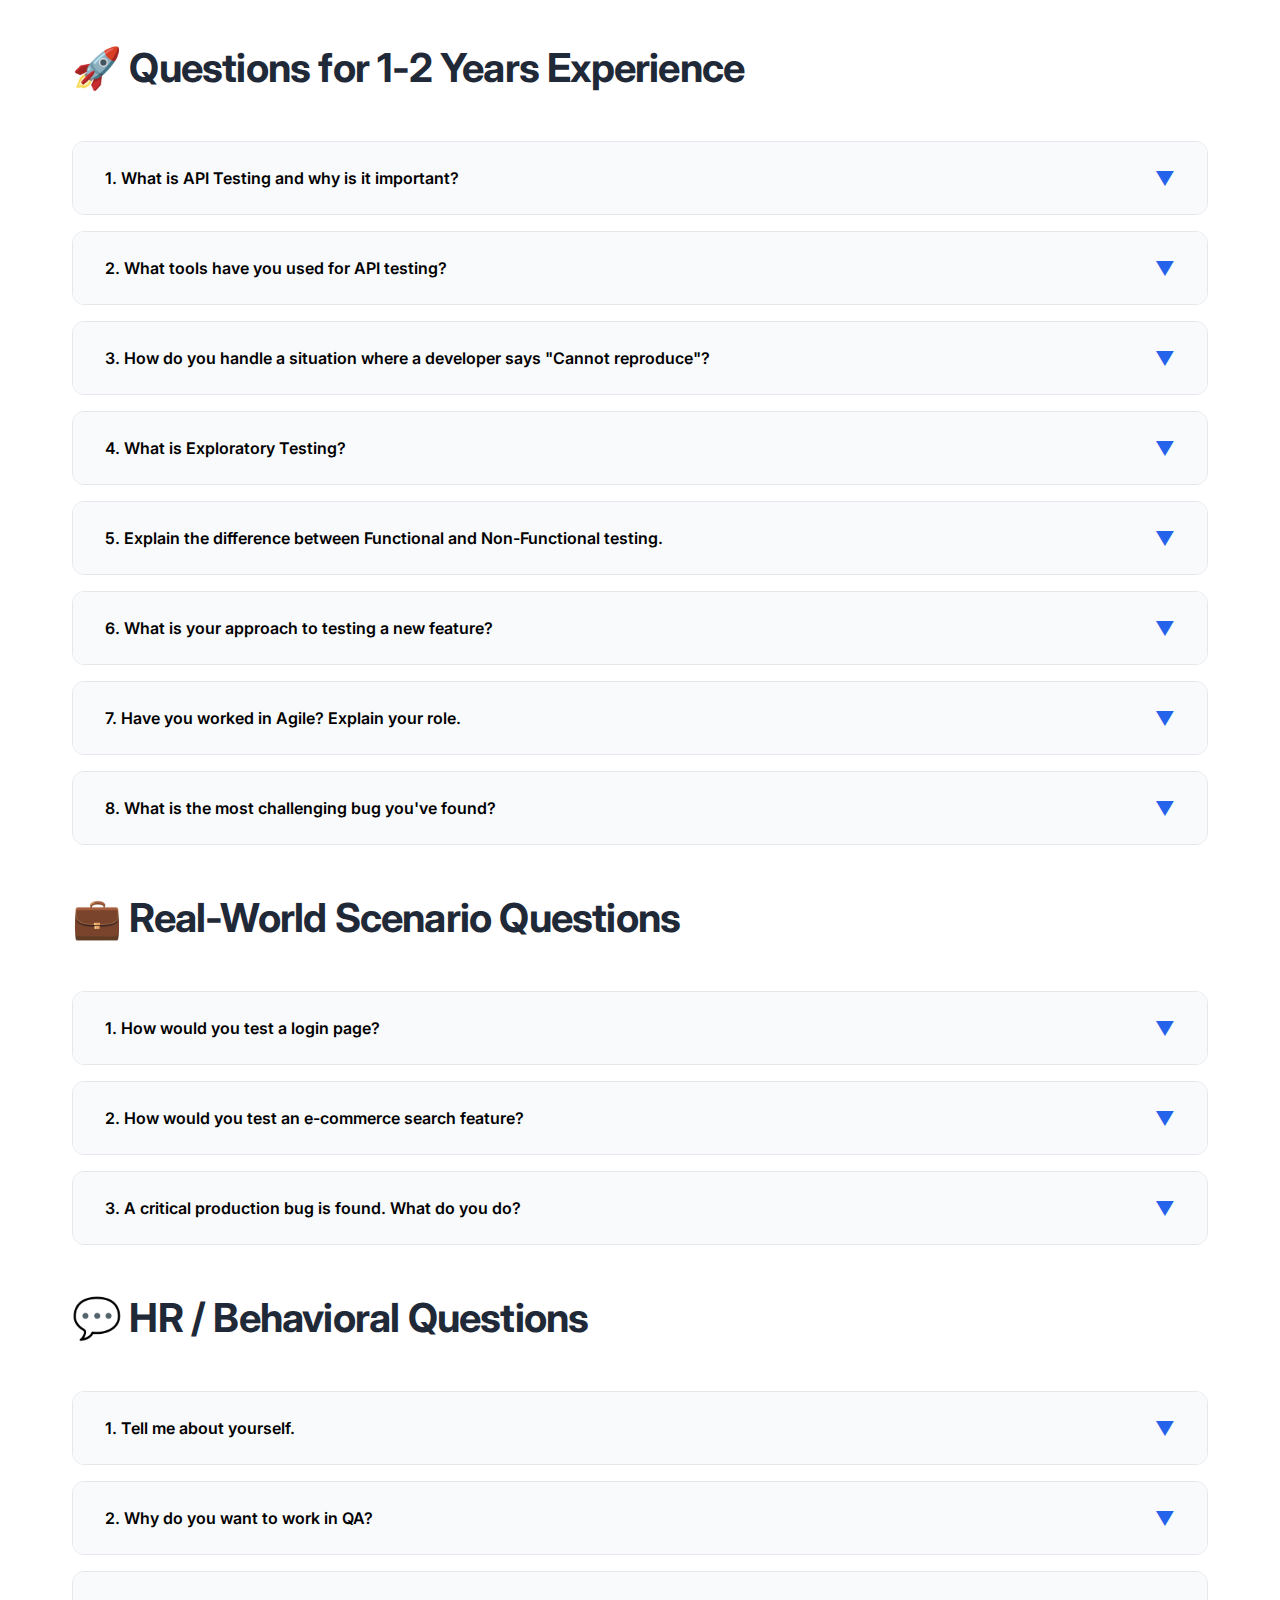
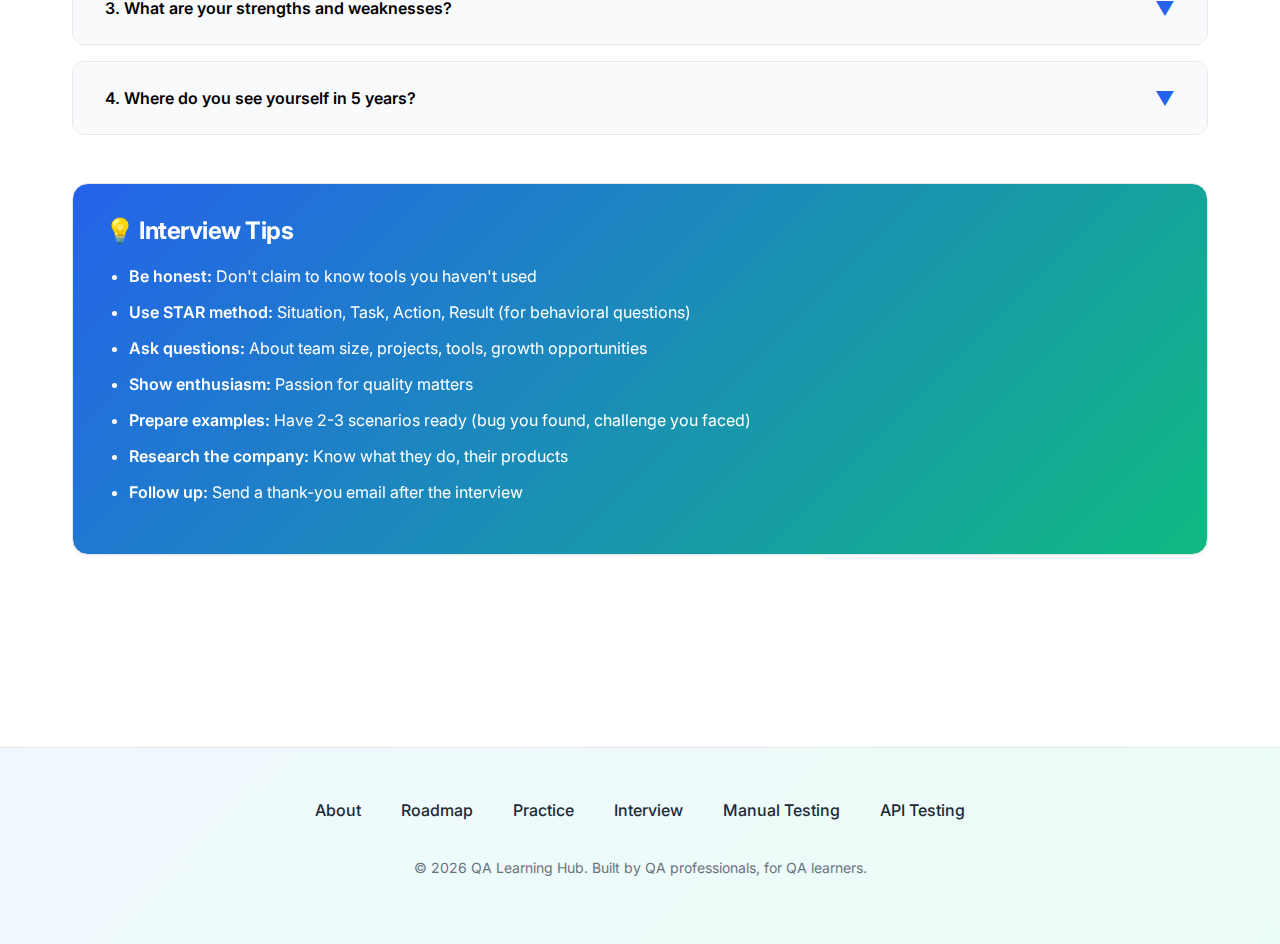
<file: interview.html>
<!DOCTYPE html>
<html lang="en">

<head>
    <meta charset="UTF-8">
    <meta name="viewport" content="width=device-width, initial-scale=1.0">
    <meta name="description"
        content="QA interview questions and answers for freshers and experienced testers. Prepare for your QA job interview.">
    <title>QA Interview Preparation - Questions & Answers</title>
    <link rel="stylesheet" href="css/styles.css">
</head>

<body>

    <!-- Header & Navigation -->
    <header class="header">
        <nav class="container">
            <div class="nav">
                <div class="logo">QA Learning Hub</div>

                <button class="hamburger" aria-label="Toggle menu">
                    <span></span>
                    <span></span>
                    <span></span>
                </button>

                <ul class="nav-menu">
                    <li class="nav-item"><a href="index.html" class="nav-link">Home</a></li>
                    <li class="nav-item"><a href="roadmap.html" class="nav-link">QA Roadmap</a></li>
                    <li class="nav-item"><a href="manual-testing.html" class="nav-link">Manual Testing</a></li>
                    <li class="nav-item"><a href="api-testing.html" class="nav-link">API Testing</a></li>
                    <li class="nav-item"><a href="automation.html" class="nav-link">Automation</a></li>
                    <li class="nav-item"><a href="practice.html" class="nav-link">Practice Zone</a></li>
                    <li class="nav-item"><a href="interview.html" class="nav-link">Interview Prep</a></li>
                    <li class="nav-item"><a href="resume.html" class="nav-link">Resume & Career</a></li>
                    <li class="nav-item"><a href="about.html" class="nav-link">About</a></li>
                </ul>
            </div>
        </nav>
    </header>

    <!-- Page Header -->
    <section class="hero">
        <div class="container">
            <h1>QA Interview Preparation</h1>
            <p>Common questions with clear, practical answers</p>
        </div>
    </section>

    <!-- Content -->
    <section class="section">
        <div class="container">

            <p class="text-center text-muted mb-xl">Click on any question to reveal the answer. Study these, but always
                answer in your own words during interviews.</p>

            <!-- Fresher QA Questions -->
            <div class="mb-xl">
                <h2>🌱 Questions for Freshers (0-1 Year)</h2>

                <div class="accordion">

                    <div class="accordion-item">
                        <button class="accordion-header">
                            <span>1. What is Quality Assurance (QA)?</span>
                            <span class="accordion-icon">▼</span>
                        </button>
                        <div class="accordion-content">
                            <div class="accordion-body">
                                <p><strong>Answer:</strong> Quality Assurance is a systematic process of checking
                                    whether a product or service meets specified requirements. In software, QA involves
                                    testing applications to find bugs before they reach end users, ensuring the product
                                    works correctly, is user-friendly, and meets business needs.</p>
                            </div>
                        </div>
                    </div>

                    <div class="accordion-item">
                        <button class="accordion-header">
                            <span>2. What is the difference between QA and QC?</span>
                            <span class="accordion-icon">▼</span>
                        </button>
                        <div class="accordion-content">
                            <div class="accordion-body">
                                <p><strong>Answer:</strong></p>
                                <ul>
                                    <li><strong>QA (Quality Assurance):</strong> Process-oriented, preventive approach.
                                        Focuses on preventing defects by improving processes.</li>
                                    <li><strong>QC (Quality Control):</strong> Product-oriented, detective approach.
                                        Focuses on identifying defects in the finished product through testing.</li>
                                </ul>
                                <p><strong>Example:</strong> QA defines how to write good code and test properly. QC
                                    actually tests the code to find bugs.</p>
                            </div>
                        </div>
                    </div>

                    <div class="accordion-item">
                        <button class="accordion-header">
                            <span>3. Explain SDLC in simple terms.</span>
                            <span class="accordion-icon">▼</span>
                        </button>
                        <div class="accordion-content">
                            <div class="accordion-body">
                                <p><strong>Answer:</strong> SDLC (Software Development Life Cycle) is the process of
                                    planning, creating, testing, and deploying software. Common phases include:</p>
                                <ol>
                                    <li>Requirements gathering</li>
                                    <li>Design</li>
                                    <li>Development/Coding</li>
                                    <li>Testing</li>
                                    <li>Deployment</li>
                                    <li>Maintenance</li>
                                </ol>
                            </div>
                        </div>
                    </div>

                    <div class="accordion-item">
                        <button class="accordion-header">
                            <span>4. What is a test case?</span>
                            <span class="accordion-icon">▼</span>
                        </button>
                        <div class="accordion-content">
                            <div class="accordion-body">
                                <p><strong>Answer:</strong> A test case is a set of steps, conditions, and inputs used
                                    to verify whether a specific feature works as expected. It includes:</p>
                                <ul>
                                    <li>Test Case ID</li>
                                    <li>Description</li>
                                    <li>Pre-conditions</li>
                                    <li>Test steps</li>
                                    <li>Test data</li>
                                    <li>Expected result</li>
                                    <li>Actual result</li>
                                    <li>Pass/Fail status</li>
                                </ul>
                            </div>
                        </div>
                    </div>

                    <div class="accordion-item">
                        <button class="accordion-header">
                            <span>5. What is the difference between Severity and Priority?</span>
                            <span class="accordion-icon">▼</span>
                        </button>
                        <div class="accordion-content">
                            <div class="accordion-body">
                                <p><strong>Answer:</strong></p>
                                <ul>
                                    <li><strong>Severity:</strong> Impact of the bug on the system (how bad is it?)</li>
                                    <li><strong>Priority:</strong> Urgency of fixing the bug (how soon should it be
                                        fixed?)</li>
                                </ul>
                                <p><strong>Example:</strong> A typo in the company name on the homepage is low severity
                                    (doesn't break functionality) but high priority (embarrassing, needs quick fix).</p>
                            </div>
                        </div>
                    </div>

                    <div class="accordion-item">
                        <button class="accordion-header">
                            <span>6. What is Regression Testing?</span>
                            <span class="accordion-icon">▼</span>
                        </button>
                        <div class="accordion-content">
                            <div class="accordion-body">
                                <p><strong>Answer:</strong> Regression testing is re-testing existing functionality
                                    after code changes to ensure new updates haven't broken previously working features.
                                    It's performed after bug fixes, new feature additions, or code refactoring.</p>
                            </div>
                        </div>
                    </div>

                    <div class="accordion-item">
                        <button class="accordion-header">
                            <span>7. What is the difference between Smoke Testing and Sanity Testing?</span>
                            <span class="accordion-icon">▼</span>
                        </button>
                        <div class="accordion-content">
                            <div class="accordion-body">
                                <p><strong>Answer:</strong></p>
                                <ul>
                                    <li><strong>Smoke Testing:</strong> Quick, broad test to check if basic
                                        functionalities work after a new build. If smoke test fails, build is rejected.
                                    </li>
                                    <li><strong>Sanity Testing:</strong> Narrow, deep test to verify specific
                                        functionality after minor changes or bug fixes.</li>
                                </ul>
                            </div>
                        </div>
                    </div>

                    <div class="accordion-item">
                        <button class="accordion-header">
                            <span>8. What is a Bug Life Cycle?</span>
                            <span class="accordion-icon">▼</span>
                        </button>
                        <div class="accordion-content">
                            <div class="accordion-body">
                                <p><strong>Answer:</strong> Bug life cycle describes the stages a bug goes through from
                                    discovery to closure:</p>
                                <ol>
                                    <li><strong>New:</strong> Bug reported by QA</li>
                                    <li><strong>Assigned:</strong> Bug assigned to developer</li>
                                    <li><strong>Open:</strong> Developer starts working on it</li>
                                    <li><strong>Fixed:</strong> Developer fixes and sends for retest</li>
                                    <li><strong>Retest:</strong> QA retests the bug</li>
                                    <li><strong>Closed:</strong> If fixed, bug is closed</li>
                                    <li><strong>Reopened:</strong> If not fixed, bug is reopened</li>
                                </ol>
                            </div>
                        </div>
                    </div>

                    <div class="accordion-item">
                        <button class="accordion-header">
                            <span>9. What is Black Box Testing?</span>
                            <span class="accordion-icon">▼</span>
                        </button>
                        <div class="accordion-content">
                            <div class="accordion-body">
                                <p><strong>Answer:</strong> Black box testing is testing software without knowing its
                                    internal code structure. Testers focus on inputs and expected outputs. Techniques
                                    include equivalence partitioning, boundary value analysis, and decision table
                                    testing.</p>
                            </div>
                        </div>
                    </div>

                    <div class="accordion-item">
                        <button class="accordion-header">
                            <span>10. How do you prioritize testing when time is limited?</span>
                            <span class="accordion-icon">▼</span>
                        </button>
                        <div class="accordion-content">
                            <div class="accordion-body">
                                <p><strong>Answer:</strong></p>
                                <ol>
                                    <li>Test critical functionalities first (login, payment, core features)</li>
                                    <li>Focus on areas with recent code changes</li>
                                    <li>Run smoke tests to ensure basic functionality works</li>
                                    <li>Test high-risk areas prone to bugs</li>
                                    <li>Communicate risks to stakeholders if some areas can't be tested</li>
                                </ol>
                            </div>
                        </div>
                    </div>

                </div>
            </div>

            <!-- Experienced QA Questions -->
            <div class="mb-xl">
                <h2>🚀 Questions for 1-2 Years Experience</h2>

                <div class="accordion">

                    <div class="accordion-item">
                        <button class="accordion-header">
                            <span>1. What is API Testing and why is it important?</span>
                            <span class="accordion-icon">▼</span>
                        </button>
                        <div class="accordion-content">
                            <div class="accordion-body">
                                <p><strong>Answer:</strong> API testing validates that APIs work correctly by checking
                                    requests, responses, status codes, and data integrity. It's important because:</p>
                                <ul>
                                    <li>APIs contain core business logic</li>
                                    <li>One API serves multiple platforms (web, mobile, etc.)</li>
                                    <li>API bugs affect all connected applications</li>
                                    <li>Faster than UI testing and can be easily automated</li>
                                </ul>
                            </div>
                        </div>
                    </div>

                    <div class="accordion-item">
                        <button class="accordion-header">
                            <span>2. What tools have you used for API testing?</span>
                            <span class="accordion-icon">▼</span>
                        </button>
                        <div class="accordion-content">
                            <div class="accordion-body">
                                <p><strong>Answer:</strong> I've used Postman for manual API testing. In Postman, I
                                    test:</p>
                                <ul>
                                    <li>Different HTTP methods (GET, POST, PUT, DELETE)</li>
                                    <li>Response status codes (200, 404, 500, etc.)</li>
                                    <li>Response time and data validation</li>
                                    <li>Authentication (Bearer tokens, API keys)</li>
                                    <li>Positive and negative scenarios</li>
                                </ul>
                            </div>
                        </div>
                    </div>

                    <div class="accordion-item">
                        <button class="accordion-header">
                            <span>3. How do you handle a situation where a developer says "Cannot reproduce"?</span>
                            <span class="accordion-icon">▼</span>
                        </button>
                        <div class="accordion-content">
                            <div class="accordion-body">
                                <p><strong>Answer:</strong></p>
                                <ol>
                                    <li>Retest to confirm bug still exists</li>
                                    <li>Provide detailed steps, screenshots/videos, and environment details</li>
                                    <li>Share exact test data used</li>
                                    <li>Try reproducing on developer's machine together</li>
                                    <li>Check for environment-specific issues (browser, OS, network)</li>
                                    <li>Maintain professional communication, focus on solving the problem</li>
                                </ol>
                            </div>
                        </div>
                    </div>

                    <div class="accordion-item">
                        <button class="accordion-header">
                            <span>4. What is Exploratory Testing?</span>
                            <span class="accordion-icon">▼</span>
                        </button>
                        <div class="accordion-content">
                            <div class="accordion-body">
                                <p><strong>Answer:</strong> Exploratory testing is simultaneous learning, test design,
                                    and execution without predefined test cases. Testers use their experience and
                                    intuition to explore the application, looking for unexpected behaviors. It's useful
                                    for finding edge cases that scripted testing might miss.</p>
                            </div>
                        </div>
                    </div>

                    <div class="accordion-item">
                        <button class="accordion-header">
                            <span>5. Explain the difference between Functional and Non-Functional testing.</span>
                            <span class="accordion-icon">▼</span>
                        </button>
                        <div class="accordion-content">
                            <div class="accordion-body">
                                <p><strong>Answer:</strong></p>
                                <ul>
                                    <li><strong>Functional Testing:</strong> Tests what the system does (features,
                                        functionality). Example: Login works, search returns results.</li>
                                    <li><strong>Non-Functional Testing:</strong> Tests how the system performs
                                        (performance, security, usability). Example: Page loads in 2 seconds, handles
                                        1000 concurrent users.</li>
                                </ul>
                            </div>
                        </div>
                    </div>

                    <div class="accordion-item">
                        <button class="accordion-header">
                            <span>6. What is your approach to testing a new feature?</span>
                            <span class="accordion-icon">▼</span>
                        </button>
                        <div class="accordion-content">
                            <div class="accordion-body">
                                <p><strong>Answer:</strong></p>
                                <ol>
                                    <li>Understand requirements thoroughly</li>
                                    <li>Clarify ambiguities with product/development team</li>
                                    <li>Write test plan and test cases</li>
                                    <li>Get test cases reviewed if needed</li>
                                    <li>Execute tests (positive, negative, edge cases)</li>
                                    <li>Log bugs with clear documentation</li>
                                    <li>Perform regression testing on related features</li>
                                    <li>Verify bug fixes before closure</li>
                                </ol>
                            </div>
                        </div>
                    </div>

                    <div class="accordion-item">
                        <button class="accordion-header">
                            <span>7. Have you worked in Agile? Explain your role.</span>
                            <span class="accordion-icon">▼</span>
                        </button>
                        <div class="accordion-content">
                            <div class="accordion-body">
                                <p><strong>Answer:</strong> Yes, I've worked in Agile with 2-week sprints. My role
                                    included:</p>
                                <ul>
                                    <li>Participating in sprint planning to understand user stories</li>
                                    <li>Writing test cases during the sprint</li>
                                    <li>Daily testing of completed features</li>
                                    <li>Attending daily standups to report progress and blockers</li>
                                    <li>Participating in sprint demos and retrospectives</li>
                                    <li>Continuous testing throughout the sprint, not just at the end</li>
                                </ul>
                            </div>
                        </div>
                    </div>

                    <div class="accordion-item">
                        <button class="accordion-header">
                            <span>8. What is the most challenging bug you've found?</span>
                            <span class="accordion-icon">▼</span>
                        </button>
                        <div class="accordion-content">
                            <div class="accordion-body">
                                <p><strong>Answer:</strong> (Prepare a real example from your experience. If you're a
                                    fresher, prepare a hypothetical scenario based on your learning. Structure: Context
                                    → Bug → Impact → How you found it → Resolution)</p>
                                <p><strong>Example structure:</strong> "During testing of a checkout feature, I found
                                    that when users applied a discount code and then changed their cart items, the
                                    discount remained but calculated on the old cart total. This could lead to revenue
                                    loss. I found it while exploring different user flows. The team fixed it by
                                    recalculating discounts whenever cart changes occurred."</p>
                            </div>
                        </div>
                    </div>

                </div>
            </div>

            <!-- Real-World Scenario Questions -->
            <div class="mb-xl">
                <h2>💼 Real-World Scenario Questions</h2>

                <div class="accordion">

                    <div class="accordion-item">
                        <button class="accordion-header">
                            <span>1. How would you test a login page?</span>
                            <span class="accordion-icon">▼</span>
                        </button>
                        <div class="accordion-content">
                            <div class="accordion-body">
                                <p><strong>Answer:</strong> I would test:</p>
                                <ul>
                                    <li><strong>Positive:</strong> Valid credentials, successful login</li>
                                    <li><strong>Negative:</strong> Wrong password, wrong username, empty fields</li>
                                    <li><strong>UI:</strong> Field validations, error messages, "Forgot password" link
                                    </li>
                                    <li><strong>Security:</strong> Password mask, SQL injection, session timeout</li>
                                    <li><strong>Browser compatibility:</strong> Chrome, Firefox, Safari</li>
                                    <li><strong>Mobile responsiveness:</strong> Test on different screen sizes</li>
                                </ul>
                            </div>
                        </div>
                    </div>

                    <div class="accordion-item">
                        <button class="accordion-header">
                            <span>2. How would you test an e-commerce search feature?</span>
                            <span class="accordion-icon">▼</span>
                        </button>
                        <div class="accordion-content">
                            <div class="accordion-body">
                                <p><strong>Answer:</strong></p>
                                <ul>
                                    <li>Search with valid product name → Should return relevant results</li>
                                    <li>Search with non-existent product → Should show "No results found"</li>
                                    <li>Search with special characters, numbers</li>
                                    <li>Search with very long strings</li>
                                    <li>Empty search → Handle gracefully</li>
                                    <li>Check search suggestions/autocomplete</li>
                                    <li>Test filters (price, category, rating)</li>
                                    <li>Check pagination if many results</li>
                                    <li>Performance: Response time should be fast</li>
                                </ul>
                            </div>
                        </div>
                    </div>

                    <div class="accordion-item">
                        <button class="accordion-header">
                            <span>3. A critical production bug is found. What do you do?</span>
                            <span class="accordion-icon">▼</span>
                        </button>
                        <div class="accordion-content">
                            <div class="accordion-body">
                                <p><strong>Answer:</strong></p>
                                <ol>
                                    <li>Reproduce the bug immediately to confirm</li>
                                    <li>Assess severity and impact (how many users affected?)</li>
                                    <li>Notify stakeholders (manager, product owner, developers) urgently</li>
                                    <li>Document bug clearly with steps to reproduce</li>
                                    <li>Help development team reproduce if needed</li>
                                    <li>Once fixed, verify the fix in staging before production</li>
                                    <li>After deployment, verify the fix again in production</li>
                                    <li>Analyze root cause: Why did it reach production? Improve testing process</li>
                                </ol>
                            </div>
                        </div>
                    </div>

                </div>
            </div>

            <!-- HR Questions -->
            <div class="mb-xl">
                <h2>💬 HR / Behavioral Questions</h2>

                <div class="accordion">

                    <div class="accordion-item">
                        <button class="accordion-header">
                            <span>1. Tell me about yourself.</span>
                            <span class="accordion-icon">▼</span>
                        </button>
                        <div class="accordion-content">
                            <div class="accordion-body">
                                <p><strong>Structure:</strong> Keep it professional and concise (1-2 minutes)</p>
                                <p><strong>Example:</strong> "I'm a QA professional with [X years] of experience in
                                    manual and API testing. I've worked on [type of projects], where I was responsible
                                    for test planning, execution, and bug reporting. I'm proficient in tools like
                                    Postman for API testing and have experience writing detailed test cases. I'm
                                    passionate about ensuring quality and user satisfaction, and I'm looking to grow my
                                    skills in automation testing."</p>
                            </div>
                        </div>
                    </div>

                    <div class="accordion-item">
                        <button class="accordion-header">
                            <span>2. Why do you want to work in QA?</span>
                            <span class="accordion-icon">▼</span>
                        </button>
                        <div class="accordion-content">
                            <div class="accordion-body">
                                <p><strong>Answer:</strong> Focus on genuine interest, not just "it's easy to get into"
                                </p>
                                <p><strong>Example:</strong> "I enjoy problem-solving and finding issues that others
                                    might miss. QA allows me to ensure users have a smooth experience. I like the
                                    satisfaction of catching bugs before they impact customers. The field also offers
                                    continuous learning with new testing techniques, tools, and technologies."</p>
                            </div>
                        </div>
                    </div>

                    <div class="accordion-item">
                        <button class="accordion-header">
                            <span>3. What are your strengths and weaknesses?</span>
                            <span class="accordion-icon">▼</span>
                        </button>
                        <div class="accordion-content">
                            <div class="accordion-body">
                                <p><strong>Strengths:</strong> Attention to detail, analytical thinking, good
                                    communication, teamwork</p>
                                <p><strong>Weakness:</strong> Pick something real but show you're working on it.
                                    Example: "I sometimes spend too much time perfecting test cases. I'm learning to
                                    balance thoroughness with efficiency by prioritizing critical test scenarios first."
                                </p>
                            </div>
                        </div>
                    </div>

                    <div class="accordion-item">
                        <button class="accordion-header">
                            <span>4. Where do you see yourself in 5 years?</span>
                            <span class="accordion-icon">▼</span>
                        </button>
                        <div class="accordion-content">
                            <div class="accordion-body">
                                <p><strong>Answer:</strong> Show ambition but stay realistic</p>
                                <p><strong>Example:</strong> "I see myself as a senior QA or SDET with strong automation
                                    skills. I want to mentor junior QA engineers and contribute to building robust
                                    testing frameworks. Eventually, I'd like to move into a QA lead role where I can
                                    design testing strategies for complex projects."</p>
                            </div>
                        </div>
                    </div>

                </div>
            </div>

            <!-- Interview Tips -->
            <div class="card" style="background: linear-gradient(135deg, #2563eb 0%, #10b981 100%); color: white;">
                <h3 style="color: white;">💡 Interview Tips</h3>
                <ul style="color: white;">
                    <li style="color: white;"><strong style="color: white;">Be honest:</strong> Don't claim to know
                        tools you haven't used</li>
                    <li style="color: white;"><strong style="color: white;">Use STAR method:</strong> Situation, Task,
                        Action, Result (for behavioral questions)
                    </li>
                    <li style="color: white;"><strong style="color: white;">Ask questions:</strong> About team size,
                        projects, tools, growth opportunities</li>
                    <li style="color: white;"><strong style="color: white;">Show enthusiasm:</strong> Passion for
                        quality matters</li>
                    <li style="color: white;"><strong style="color: white;">Prepare examples:</strong> Have 2-3
                        scenarios ready (bug you found, challenge you faced)
                    </li>
                    <li style="color: white;"><strong style="color: white;">Research the company:</strong> Know what
                        they do, their products</li>
                    <li style="color: white;"><strong style="color: white;">Follow up:</strong> Send a thank-you email
                        after the interview</li>
                </ul>
            </div>

        </div>
    </section>

    <!-- Footer -->
    <footer class="footer">
        <div class="container">
            <ul class="footer-links">
                <li><a href="about.html">About</a></li>
                <li><a href="roadmap.html">Roadmap</a></li>
                <li><a href="practice.html">Practice</a></li>
                <li><a href="interview.html">Interview</a></li>
                <li><a href="manual-testing.html">Manual Testing</a></li>
                <li><a href="api-testing.html">API Testing</a></li>
            </ul>
            <p class="footer-text">© 2026 QA Learning Hub. Built by QA professionals, for QA learners.</p>
        </div>
    </footer>

    <script src="js/main.js"></script>
</body>

</html>
</file>
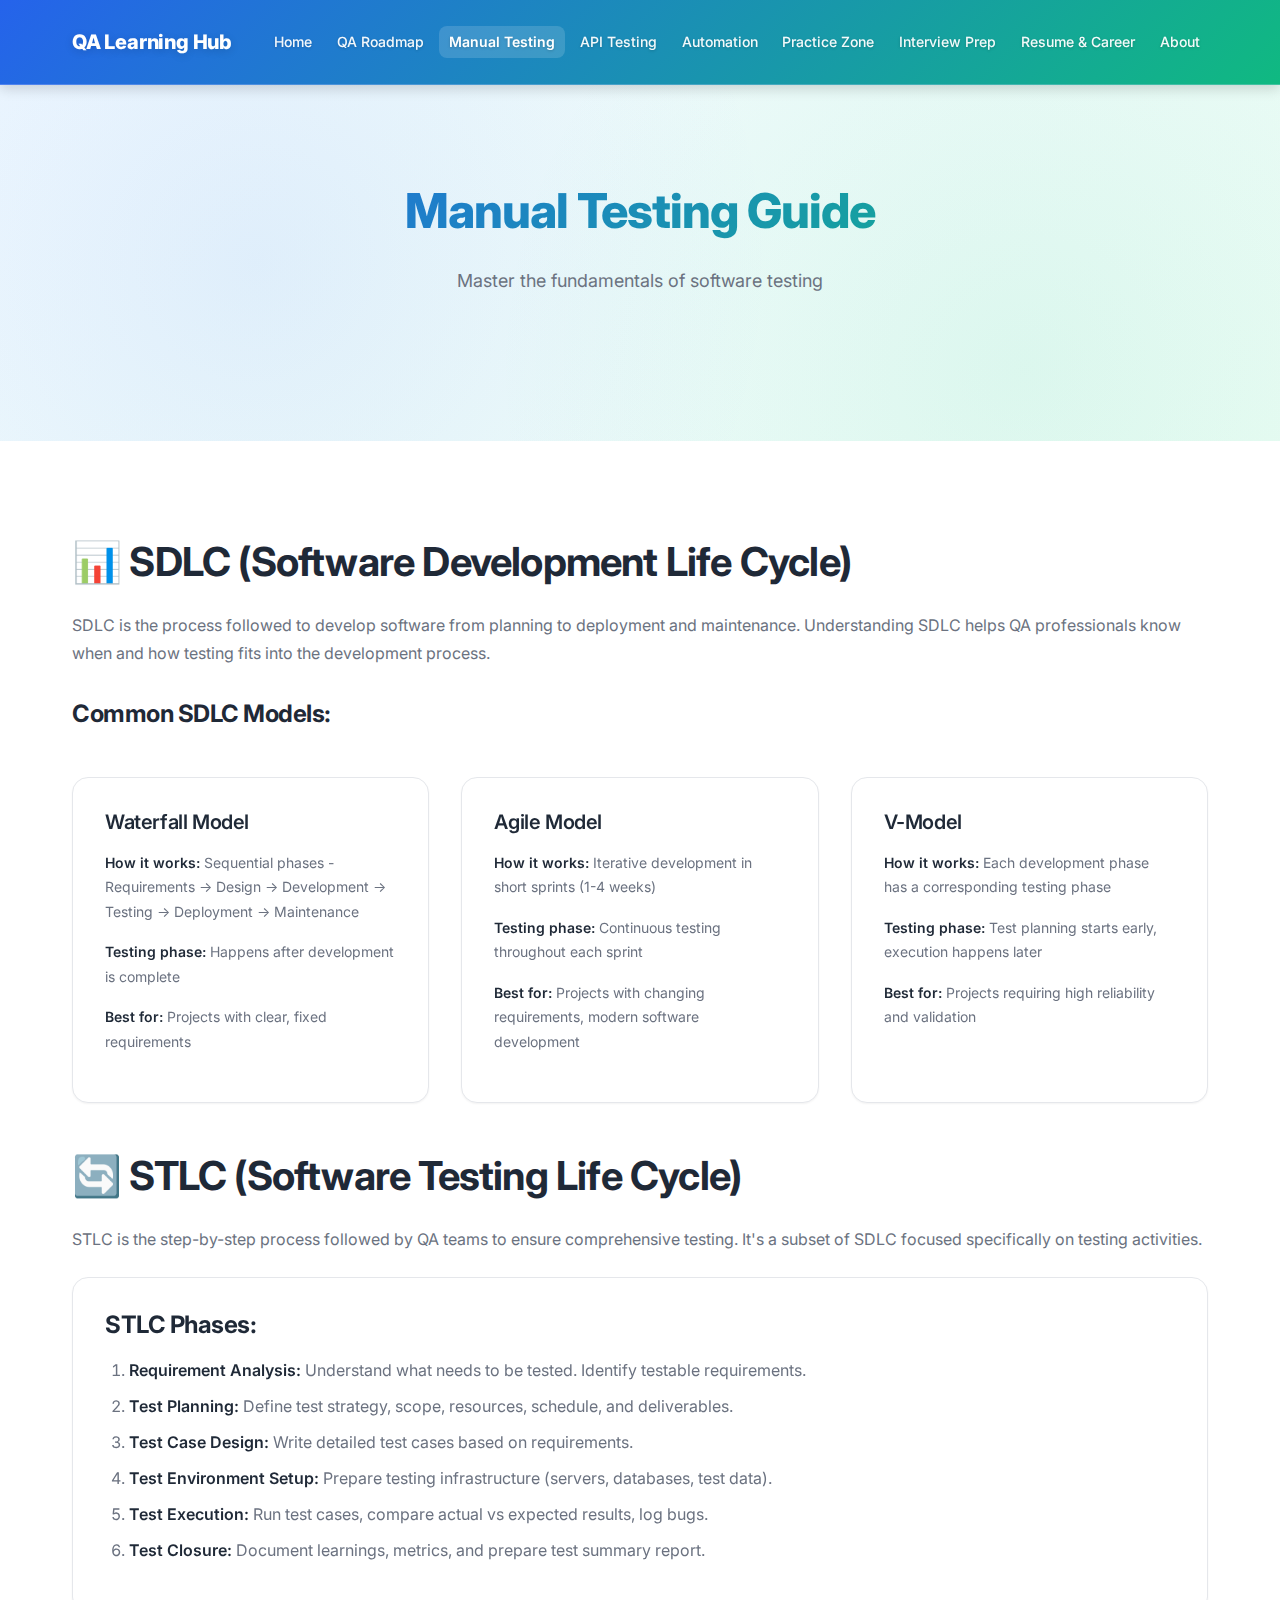
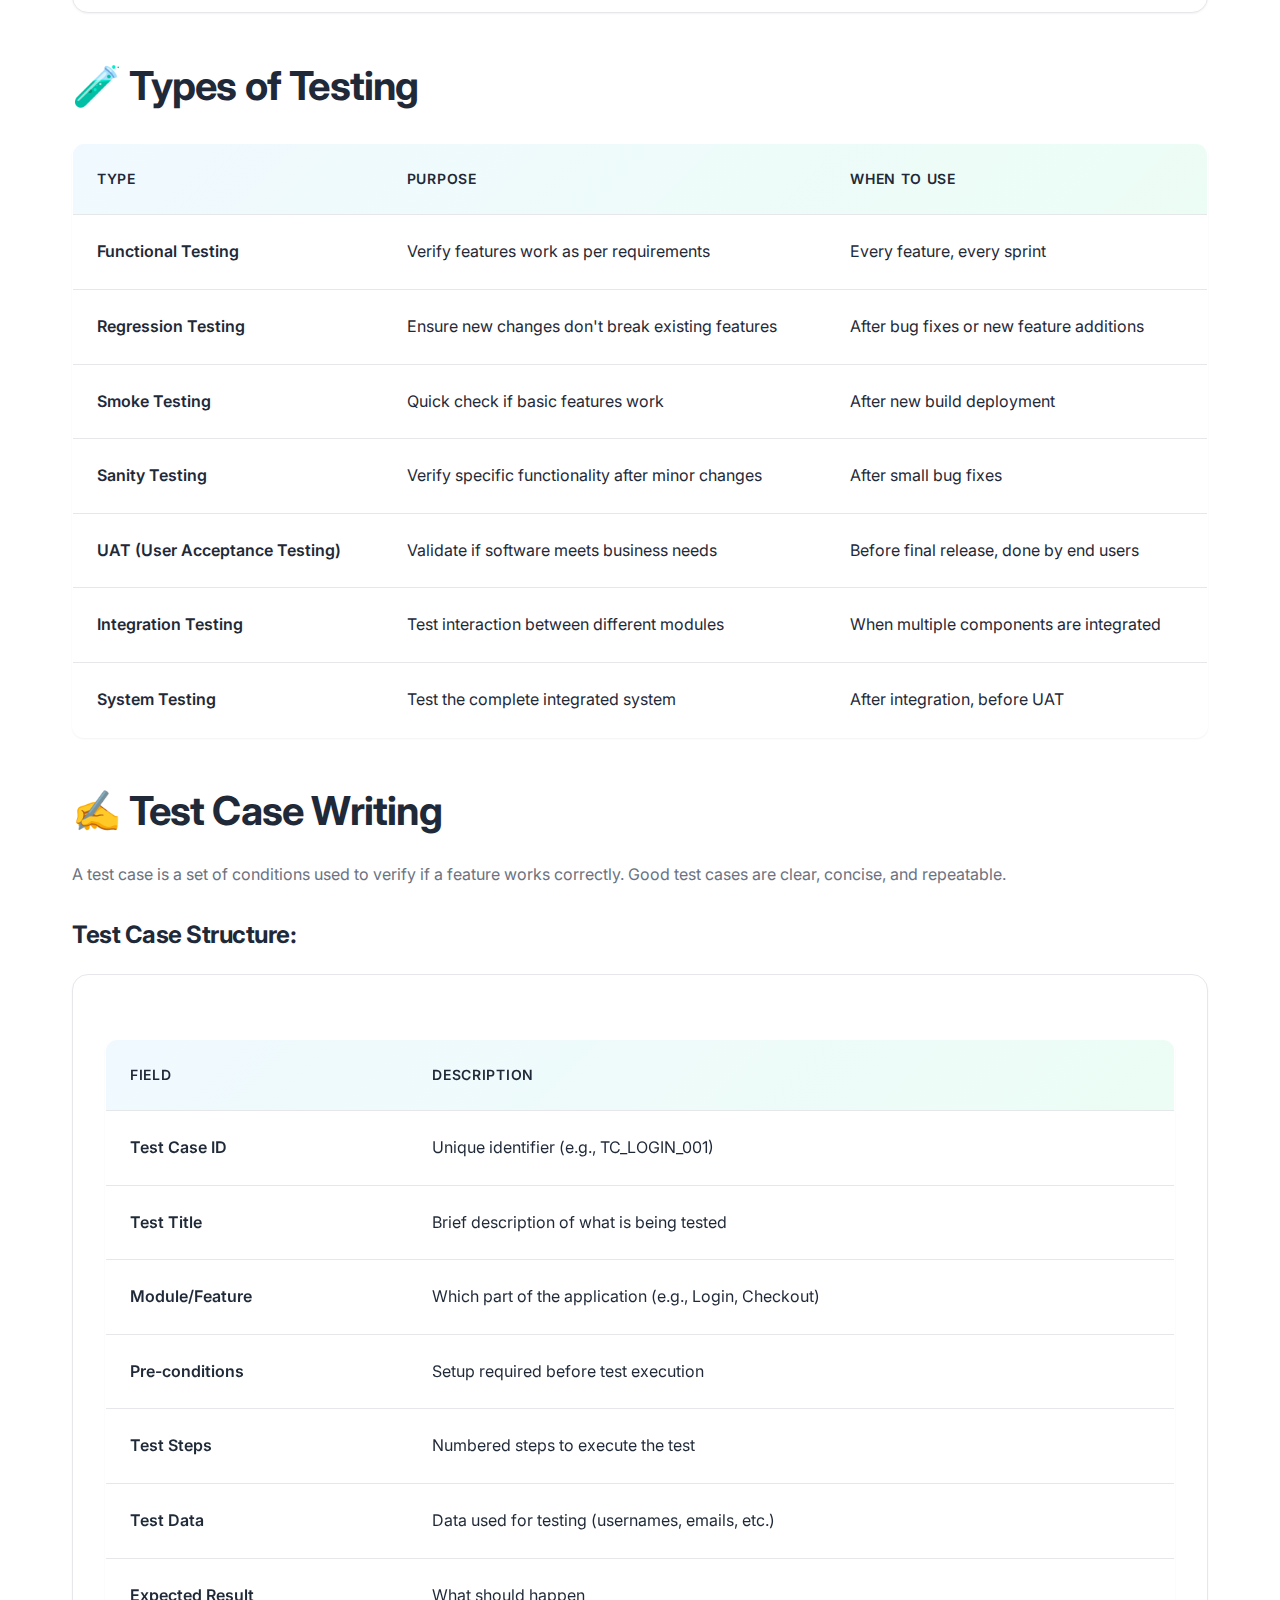
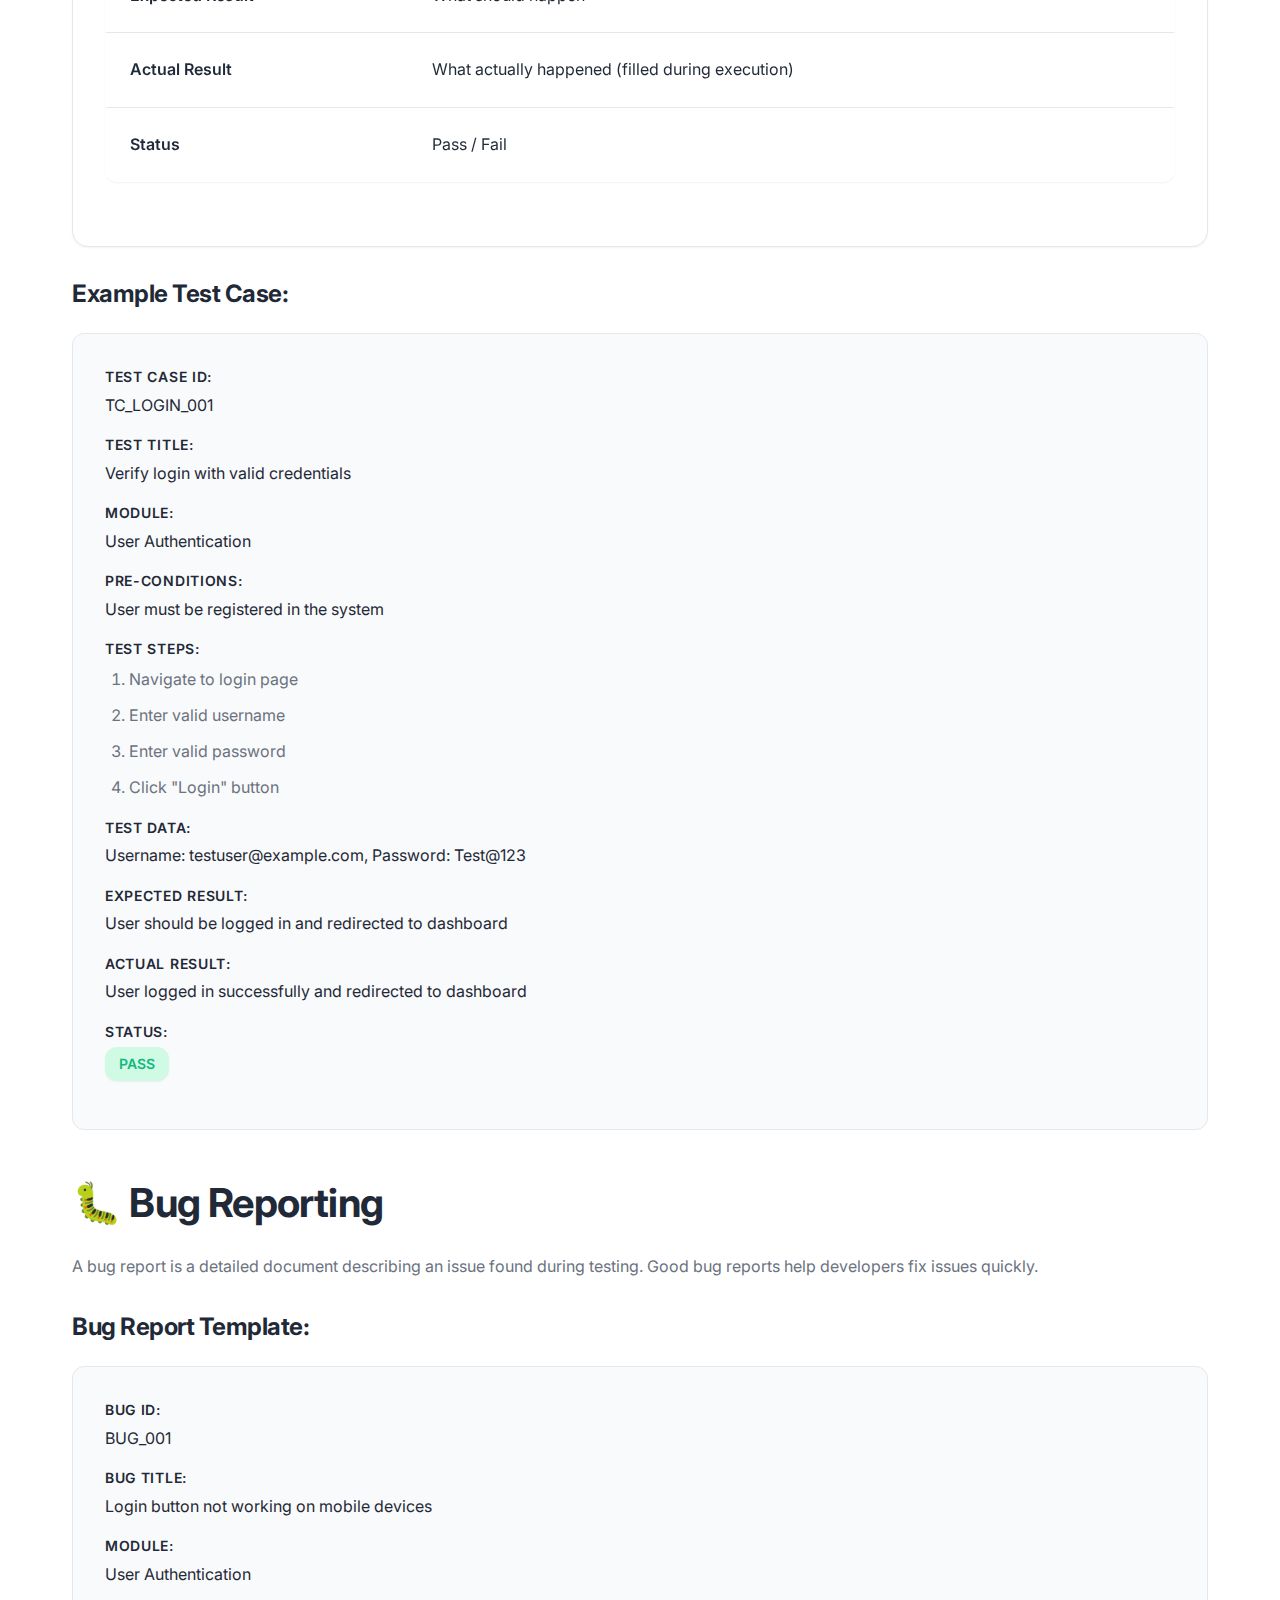
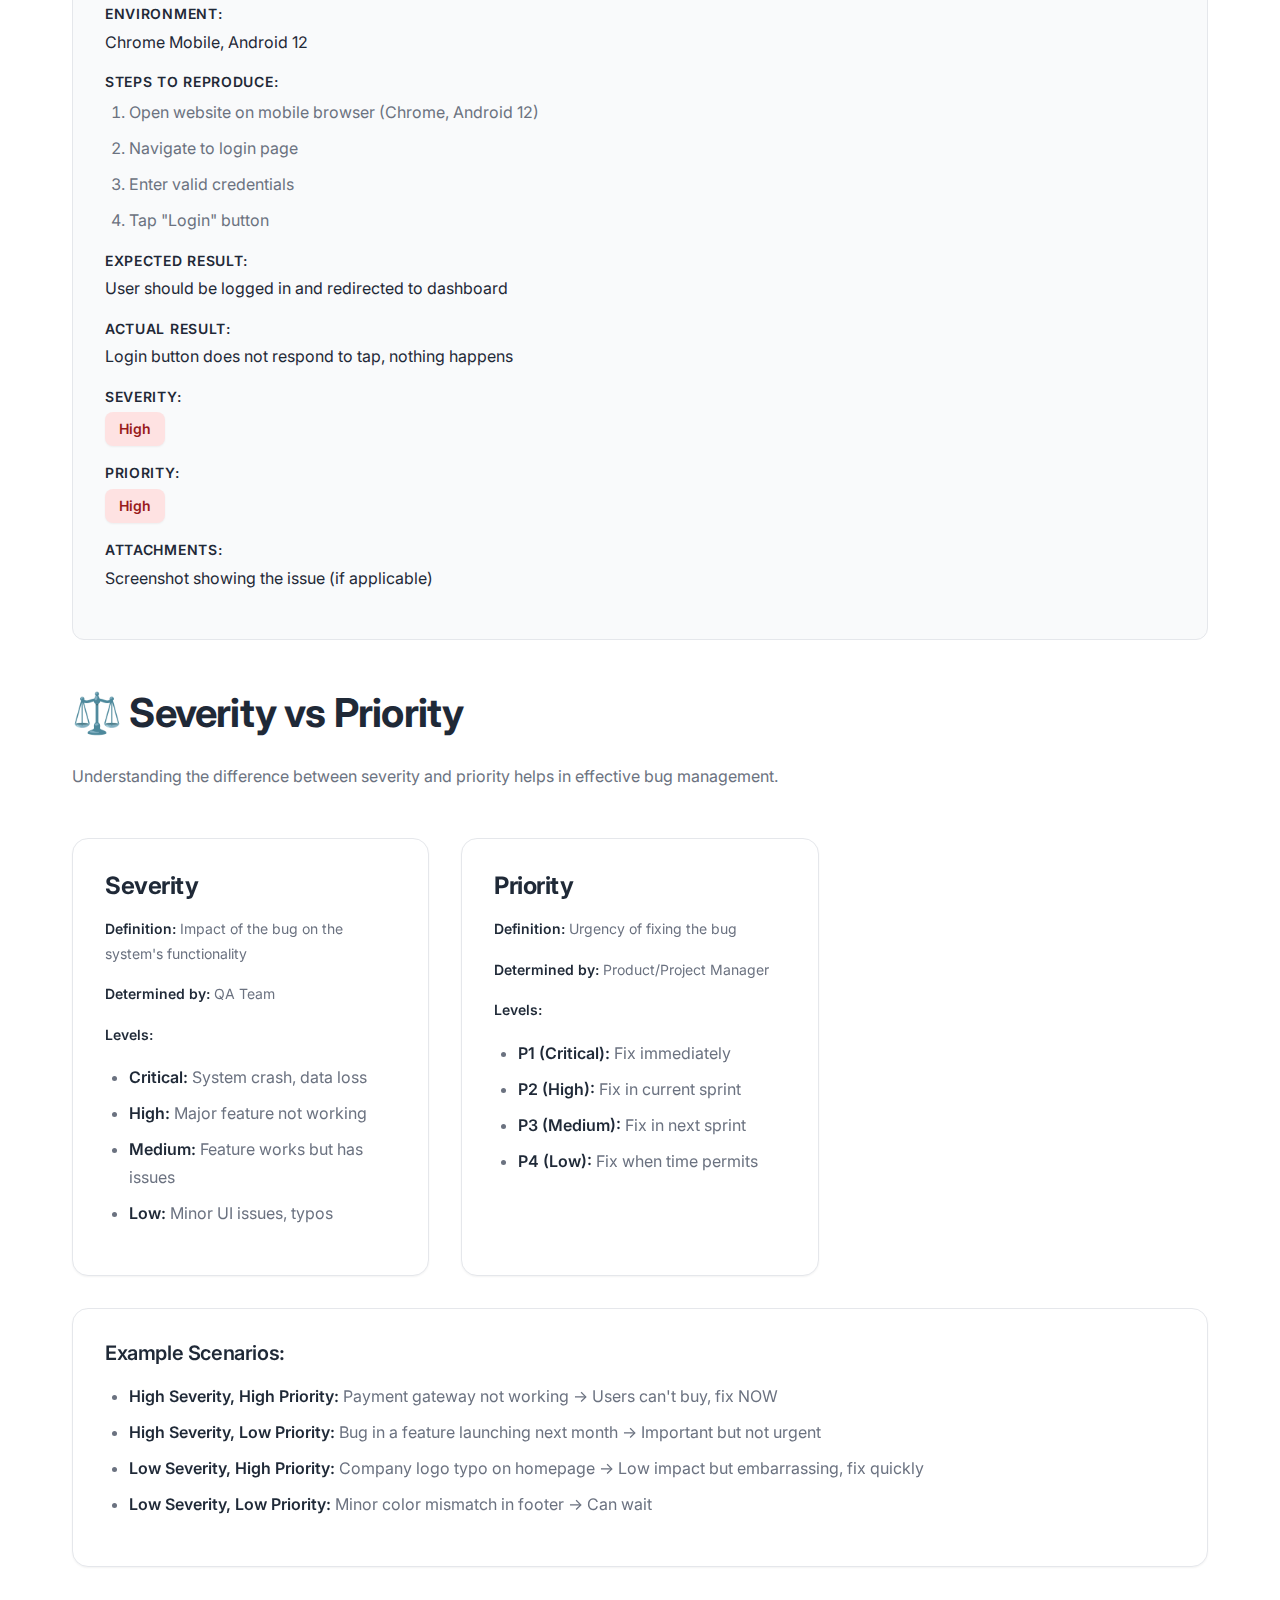
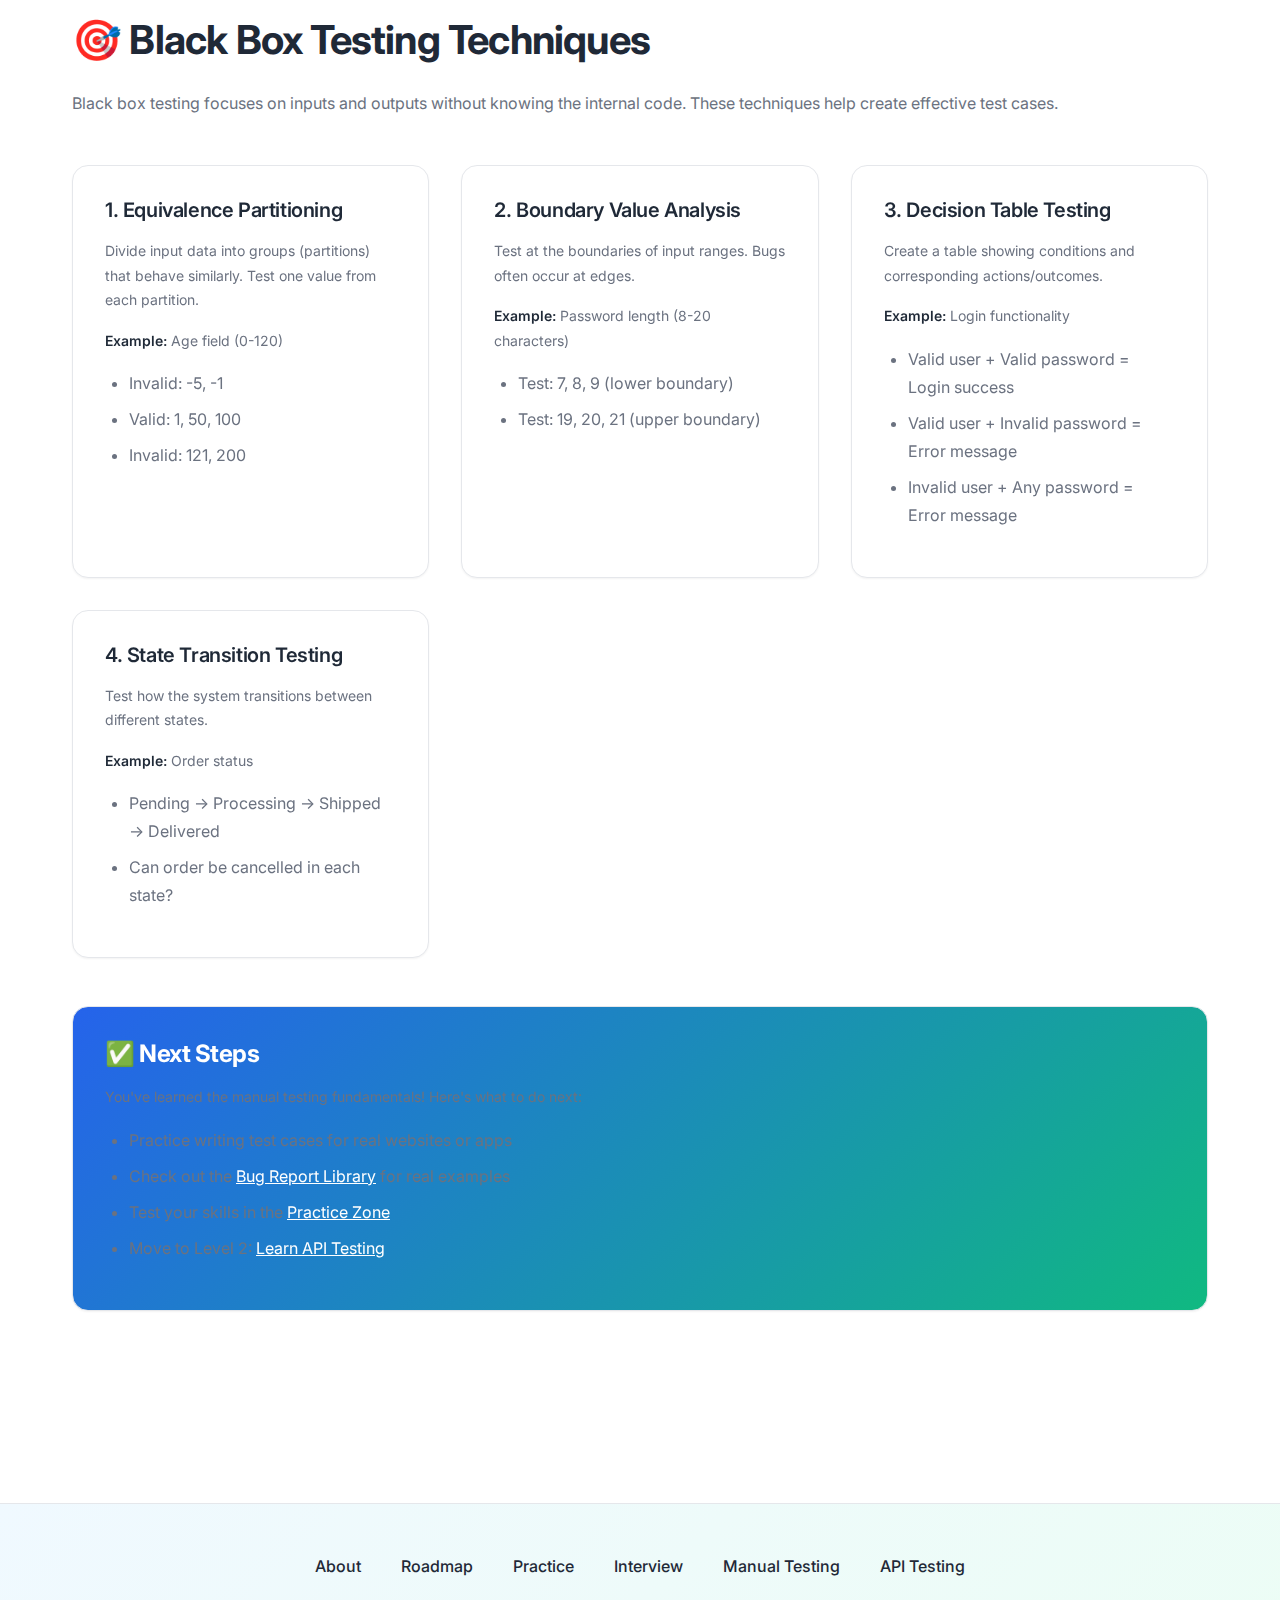
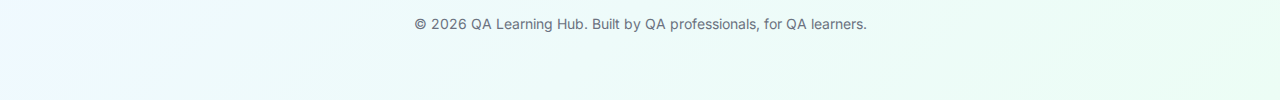
<file: manual-testing.html>
<!DOCTYPE html>
<html lang="en">

<head>
    <meta charset="UTF-8">
    <meta name="viewport" content="width=device-width, initial-scale=1.0">
    <meta name="description"
        content="Complete guide to Manual Testing - Learn SDLC, STLC, test case writing, bug reporting, and testing techniques.">
    <title>Manual Testing Guide - Complete QA Fundamentals</title>
    <link rel="stylesheet" href="css/styles.css">
</head>

<body>

    <!-- Header & Navigation -->
    <header class="header">
        <nav class="container">
            <div class="nav">
                <div class="logo">QA Learning Hub</div>

                <button class="hamburger" aria-label="Toggle menu">
                    <span></span>
                    <span></span>
                    <span></span>
                </button>

                <ul class="nav-menu">
                    <li class="nav-item"><a href="index.html" class="nav-link">Home</a></li>
                    <li class="nav-item"><a href="roadmap.html" class="nav-link">QA Roadmap</a></li>
                    <li class="nav-item"><a href="manual-testing.html" class="nav-link">Manual Testing</a></li>
                    <li class="nav-item"><a href="api-testing.html" class="nav-link">API Testing</a></li>
                    <li class="nav-item"><a href="automation.html" class="nav-link">Automation</a></li>
                    <li class="nav-item"><a href="practice.html" class="nav-link">Practice Zone</a></li>
                    <li class="nav-item"><a href="interview.html" class="nav-link">Interview Prep</a></li>
                    <li class="nav-item"><a href="resume.html" class="nav-link">Resume & Career</a></li>
                    <li class="nav-item"><a href="about.html" class="nav-link">About</a></li>
                </ul>
            </div>
        </nav>
    </header>

    <!-- Page Header -->
    <section class="hero">
        <div class="container">
            <h1>Manual Testing Guide</h1>
            <p>Master the fundamentals of software testing</p>
        </div>
    </section>

    <!-- Content -->
    <section class="section">
        <div class="container">

            <!-- SDLC -->
            <div class="mb-xl">
                <h2>📊 SDLC (Software Development Life Cycle)</h2>
                <p>SDLC is the process followed to develop software from planning to deployment and maintenance.
                    Understanding SDLC helps QA professionals know when and how testing fits into the development
                    process.</p>

                <h3 class="mt-lg">Common SDLC Models:</h3>

                <div class="card-grid">
                    <div class="card">
                        <h4>Waterfall Model</h4>
                        <p><strong>How it works:</strong> Sequential phases - Requirements → Design → Development →
                            Testing → Deployment → Maintenance</p>
                        <p><strong>Testing phase:</strong> Happens after development is complete</p>
                        <p><strong>Best for:</strong> Projects with clear, fixed requirements</p>
                    </div>

                    <div class="card">
                        <h4>Agile Model</h4>
                        <p><strong>How it works:</strong> Iterative development in short sprints (1-4 weeks)</p>
                        <p><strong>Testing phase:</strong> Continuous testing throughout each sprint</p>
                        <p><strong>Best for:</strong> Projects with changing requirements, modern software development
                        </p>
                    </div>

                    <div class="card">
                        <h4>V-Model</h4>
                        <p><strong>How it works:</strong> Each development phase has a corresponding testing phase</p>
                        <p><strong>Testing phase:</strong> Test planning starts early, execution happens later</p>
                        <p><strong>Best for:</strong> Projects requiring high reliability and validation</p>
                    </div>
                </div>
            </div>

            <!-- STLC -->
            <div class="mb-xl">
                <h2>🔄 STLC (Software Testing Life Cycle)</h2>
                <p>STLC is the step-by-step process followed by QA teams to ensure comprehensive testing. It's a subset
                    of SDLC focused specifically on testing activities.</p>

                <div class="card mt-md">
                    <h3>STLC Phases:</h3>
                    <ol>
                        <li><strong>Requirement Analysis:</strong> Understand what needs to be tested. Identify testable
                            requirements.</li>
                        <li><strong>Test Planning:</strong> Define test strategy, scope, resources, schedule, and
                            deliverables.</li>
                        <li><strong>Test Case Design:</strong> Write detailed test cases based on requirements.</li>
                        <li><strong>Test Environment Setup:</strong> Prepare testing infrastructure (servers, databases,
                            test data).</li>
                        <li><strong>Test Execution:</strong> Run test cases, compare actual vs expected results, log
                            bugs.</li>
                        <li><strong>Test Closure:</strong> Document learnings, metrics, and prepare test summary report.
                        </li>
                    </ol>
                </div>
            </div>

            <!-- Types of Testing -->
            <div class="mb-xl">
                <h2>🧪 Types of Testing</h2>

                <table>
                    <thead>
                        <tr>
                            <th>Type</th>
                            <th>Purpose</th>
                            <th>When to Use</th>
                        </tr>
                    </thead>
                    <tbody>
                        <tr>
                            <td><strong>Functional Testing</strong></td>
                            <td>Verify features work as per requirements</td>
                            <td>Every feature, every sprint</td>
                        </tr>
                        <tr>
                            <td><strong>Regression Testing</strong></td>
                            <td>Ensure new changes don't break existing features</td>
                            <td>After bug fixes or new feature additions</td>
                        </tr>
                        <tr>
                            <td><strong>Smoke Testing</strong></td>
                            <td>Quick check if basic features work</td>
                            <td>After new build deployment</td>
                        </tr>
                        <tr>
                            <td><strong>Sanity Testing</strong></td>
                            <td>Verify specific functionality after minor changes</td>
                            <td>After small bug fixes</td>
                        </tr>
                        <tr>
                            <td><strong>UAT (User Acceptance Testing)</strong></td>
                            <td>Validate if software meets business needs</td>
                            <td>Before final release, done by end users</td>
                        </tr>
                        <tr>
                            <td><strong>Integration Testing</strong></td>
                            <td>Test interaction between different modules</td>
                            <td>When multiple components are integrated</td>
                        </tr>
                        <tr>
                            <td><strong>System Testing</strong></td>
                            <td>Test the complete integrated system</td>
                            <td>After integration, before UAT</td>
                        </tr>
                    </tbody>
                </table>
            </div>

            <!-- Test Case Writing -->
            <div class="mb-xl">
                <h2>✍️ Test Case Writing</h2>
                <p>A test case is a set of conditions used to verify if a feature works correctly. Good test cases are
                    clear, concise, and repeatable.</p>

                <h3 class="mt-lg">Test Case Structure:</h3>

                <div class="card">
                    <table>
                        <thead>
                            <tr>
                                <th>Field</th>
                                <th>Description</th>
                            </tr>
                        </thead>
                        <tbody>
                            <tr>
                                <td><strong>Test Case ID</strong></td>
                                <td>Unique identifier (e.g., TC_LOGIN_001)</td>
                            </tr>
                            <tr>
                                <td><strong>Test Title</strong></td>
                                <td>Brief description of what is being tested</td>
                            </tr>
                            <tr>
                                <td><strong>Module/Feature</strong></td>
                                <td>Which part of the application (e.g., Login, Checkout)</td>
                            </tr>
                            <tr>
                                <td><strong>Pre-conditions</strong></td>
                                <td>Setup required before test execution</td>
                            </tr>
                            <tr>
                                <td><strong>Test Steps</strong></td>
                                <td>Numbered steps to execute the test</td>
                            </tr>
                            <tr>
                                <td><strong>Test Data</strong></td>
                                <td>Data used for testing (usernames, emails, etc.)</td>
                            </tr>
                            <tr>
                                <td><strong>Expected Result</strong></td>
                                <td>What should happen</td>
                            </tr>
                            <tr>
                                <td><strong>Actual Result</strong></td>
                                <td>What actually happened (filled during execution)</td>
                            </tr>
                            <tr>
                                <td><strong>Status</strong></td>
                                <td>Pass / Fail</td>
                            </tr>
                        </tbody>
                    </table>
                </div>

                <h3 class="mt-lg">Example Test Case:</h3>

                <div class="bug-example">
                    <div class="bug-field">
                        <strong>Test Case ID:</strong> TC_LOGIN_001
                    </div>
                    <div class="bug-field">
                        <strong>Test Title:</strong> Verify login with valid credentials
                    </div>
                    <div class="bug-field">
                        <strong>Module:</strong> User Authentication
                    </div>
                    <div class="bug-field">
                        <strong>Pre-conditions:</strong> User must be registered in the system
                    </div>
                    <div class="bug-field">
                        <strong>Test Steps:</strong>
                        <ol>
                            <li>Navigate to login page</li>
                            <li>Enter valid username</li>
                            <li>Enter valid password</li>
                            <li>Click "Login" button</li>
                        </ol>
                    </div>
                    <div class="bug-field">
                        <strong>Test Data:</strong> Username: testuser@example.com, Password: Test@123
                    </div>
                    <div class="bug-field">
                        <strong>Expected Result:</strong> User should be logged in and redirected to dashboard
                    </div>
                    <div class="bug-field">
                        <strong>Actual Result:</strong> User logged in successfully and redirected to dashboard
                    </div>
                    <div class="bug-field">
                        <strong>Status:</strong> <span class="badge badge-success">PASS</span>
                    </div>
                </div>
            </div>

            <!-- Bug Reporting -->
            <div class="mb-xl">
                <h2>🐛 Bug Reporting</h2>
                <p>A bug report is a detailed document describing an issue found during testing. Good bug reports help
                    developers fix issues quickly.</p>

                <h3 class="mt-lg">Bug Report Template:</h3>

                <div class="bug-example">
                    <div class="bug-field">
                        <strong>Bug ID:</strong> BUG_001
                    </div>
                    <div class="bug-field">
                        <strong>Bug Title:</strong> Login button not working on mobile devices
                    </div>
                    <div class="bug-field">
                        <strong>Module:</strong> User Authentication
                    </div>
                    <div class="bug-field">
                        <strong>Environment:</strong> Chrome Mobile, Android 12
                    </div>
                    <div class="bug-field">
                        <strong>Steps to Reproduce:</strong>
                        <ol>
                            <li>Open website on mobile browser (Chrome, Android 12)</li>
                            <li>Navigate to login page</li>
                            <li>Enter valid credentials</li>
                            <li>Tap "Login" button</li>
                        </ol>
                    </div>
                    <div class="bug-field">
                        <strong>Expected Result:</strong> User should be logged in and redirected to dashboard
                    </div>
                    <div class="bug-field">
                        <strong>Actual Result:</strong> Login button does not respond to tap, nothing happens
                    </div>
                    <div class="bug-field">
                        <strong>Severity:</strong> <span class="bug-severity high">High</span>
                    </div>
                    <div class="bug-field">
                        <strong>Priority:</strong> <span class="bug-severity high">High</span>
                    </div>
                    <div class="bug-field">
                        <strong>Attachments:</strong> Screenshot showing the issue (if applicable)
                    </div>
                </div>
            </div>

            <!-- Severity vs Priority -->
            <div class="mb-xl">
                <h2>⚖️ Severity vs Priority</h2>
                <p>Understanding the difference between severity and priority helps in effective bug management.</p>

                <div class="card-grid">
                    <div class="card">
                        <h3>Severity</h3>
                        <p><strong>Definition:</strong> Impact of the bug on the system's functionality</p>
                        <p><strong>Determined by:</strong> QA Team</p>
                        <p><strong>Levels:</strong></p>
                        <ul>
                            <li><strong>Critical:</strong> System crash, data loss</li>
                            <li><strong>High:</strong> Major feature not working</li>
                            <li><strong>Medium:</strong> Feature works but has issues</li>
                            <li><strong>Low:</strong> Minor UI issues, typos</li>
                        </ul>
                    </div>

                    <div class="card">
                        <h3>Priority</h3>
                        <p><strong>Definition:</strong> Urgency of fixing the bug</p>
                        <p><strong>Determined by:</strong> Product/Project Manager</p>
                        <p><strong>Levels:</strong></p>
                        <ul>
                            <li><strong>P1 (Critical):</strong> Fix immediately</li>
                            <li><strong>P2 (High):</strong> Fix in current sprint</li>
                            <li><strong>P3 (Medium):</strong> Fix in next sprint</li>
                            <li><strong>P4 (Low):</strong> Fix when time permits</li>
                        </ul>
                    </div>
                </div>

                <div class="card mt-lg">
                    <h4>Example Scenarios:</h4>
                    <ul>
                        <li><strong>High Severity, High Priority:</strong> Payment gateway not working → Users can't
                            buy, fix NOW</li>
                        <li><strong>High Severity, Low Priority:</strong> Bug in a feature launching next month →
                            Important but not urgent</li>
                        <li><strong>Low Severity, High Priority:</strong> Company logo typo on homepage → Low impact but
                            embarrassing, fix quickly</li>
                        <li><strong>Low Severity, Low Priority:</strong> Minor color mismatch in footer → Can wait</li>
                    </ul>
                </div>
            </div>

            <!-- Black Box Testing Techniques -->
            <div class="mb-xl">
                <h2>🎯 Black Box Testing Techniques</h2>
                <p>Black box testing focuses on inputs and outputs without knowing the internal code. These techniques
                    help create effective test cases.</p>

                <div class="card-grid">
                    <div class="card">
                        <h4>1. Equivalence Partitioning</h4>
                        <p>Divide input data into groups (partitions) that behave similarly. Test one value from each
                            partition.</p>
                        <p><strong>Example:</strong> Age field (0-120)</p>
                        <ul>
                            <li>Invalid: -5, -1</li>
                            <li>Valid: 1, 50, 100</li>
                            <li>Invalid: 121, 200</li>
                        </ul>
                    </div>

                    <div class="card">
                        <h4>2. Boundary Value Analysis</h4>
                        <p>Test at the boundaries of input ranges. Bugs often occur at edges.</p>
                        <p><strong>Example:</strong> Password length (8-20 characters)</p>
                        <ul>
                            <li>Test: 7, 8, 9 (lower boundary)</li>
                            <li>Test: 19, 20, 21 (upper boundary)</li>
                        </ul>
                    </div>

                    <div class="card">
                        <h4>3. Decision Table Testing</h4>
                        <p>Create a table showing conditions and corresponding actions/outcomes.</p>
                        <p><strong>Example:</strong> Login functionality</p>
                        <ul>
                            <li>Valid user + Valid password = Login success</li>
                            <li>Valid user + Invalid password = Error message</li>
                            <li>Invalid user + Any password = Error message</li>
                        </ul>
                    </div>

                    <div class="card">
                        <h4>4. State Transition Testing</h4>
                        <p>Test how the system transitions between different states.</p>
                        <p><strong>Example:</strong> Order status</p>
                        <ul>
                            <li>Pending → Processing → Shipped → Delivered</li>
                            <li>Can order be cancelled in each state?</li>
                        </ul>
                    </div>
                </div>
            </div>

            <!-- Next Steps -->
            <div class="card" style="background: linear-gradient(135deg, #2563eb 0%, #10b981 100%); color: white;">
                <h3 style="color: white;">✅ Next Steps</h3>
                <p>You've learned the manual testing fundamentals! Here's what to do next:</p>
                <ul>
                    <li>Practice writing test cases for real websites or apps</li>
                    <li>Check out the <a href="bug-library.html" style="color: white; text-decoration: underline;">Bug
                            Report Library</a> for real examples</li>
                    <li>Test your skills in the <a href="practice.html"
                            style="color: white; text-decoration: underline;">Practice Zone</a></li>
                    <li>Move to Level 2: <a href="api-testing.html"
                            style="color: white; text-decoration: underline;">Learn API Testing</a></li>
                </ul>
            </div>

        </div>
    </section>

    <!-- Footer -->
    <footer class="footer">
        <div class="container">
            <ul class="footer-links">
                <li><a href="about.html">About</a></li>
                <li><a href="roadmap.html">Roadmap</a></li>
                <li><a href="practice.html">Practice</a></li>
                <li><a href="interview.html">Interview</a></li>
                <li><a href="manual-testing.html">Manual Testing</a></li>
                <li><a href="api-testing.html">API Testing</a></li>
            </ul>
            <p class="footer-text">© 2026 QA Learning Hub. Built by QA professionals, for QA learners.</p>
        </div>
    </footer>

    <script src="js/main.js"></script>
</body>

</html>
</file>
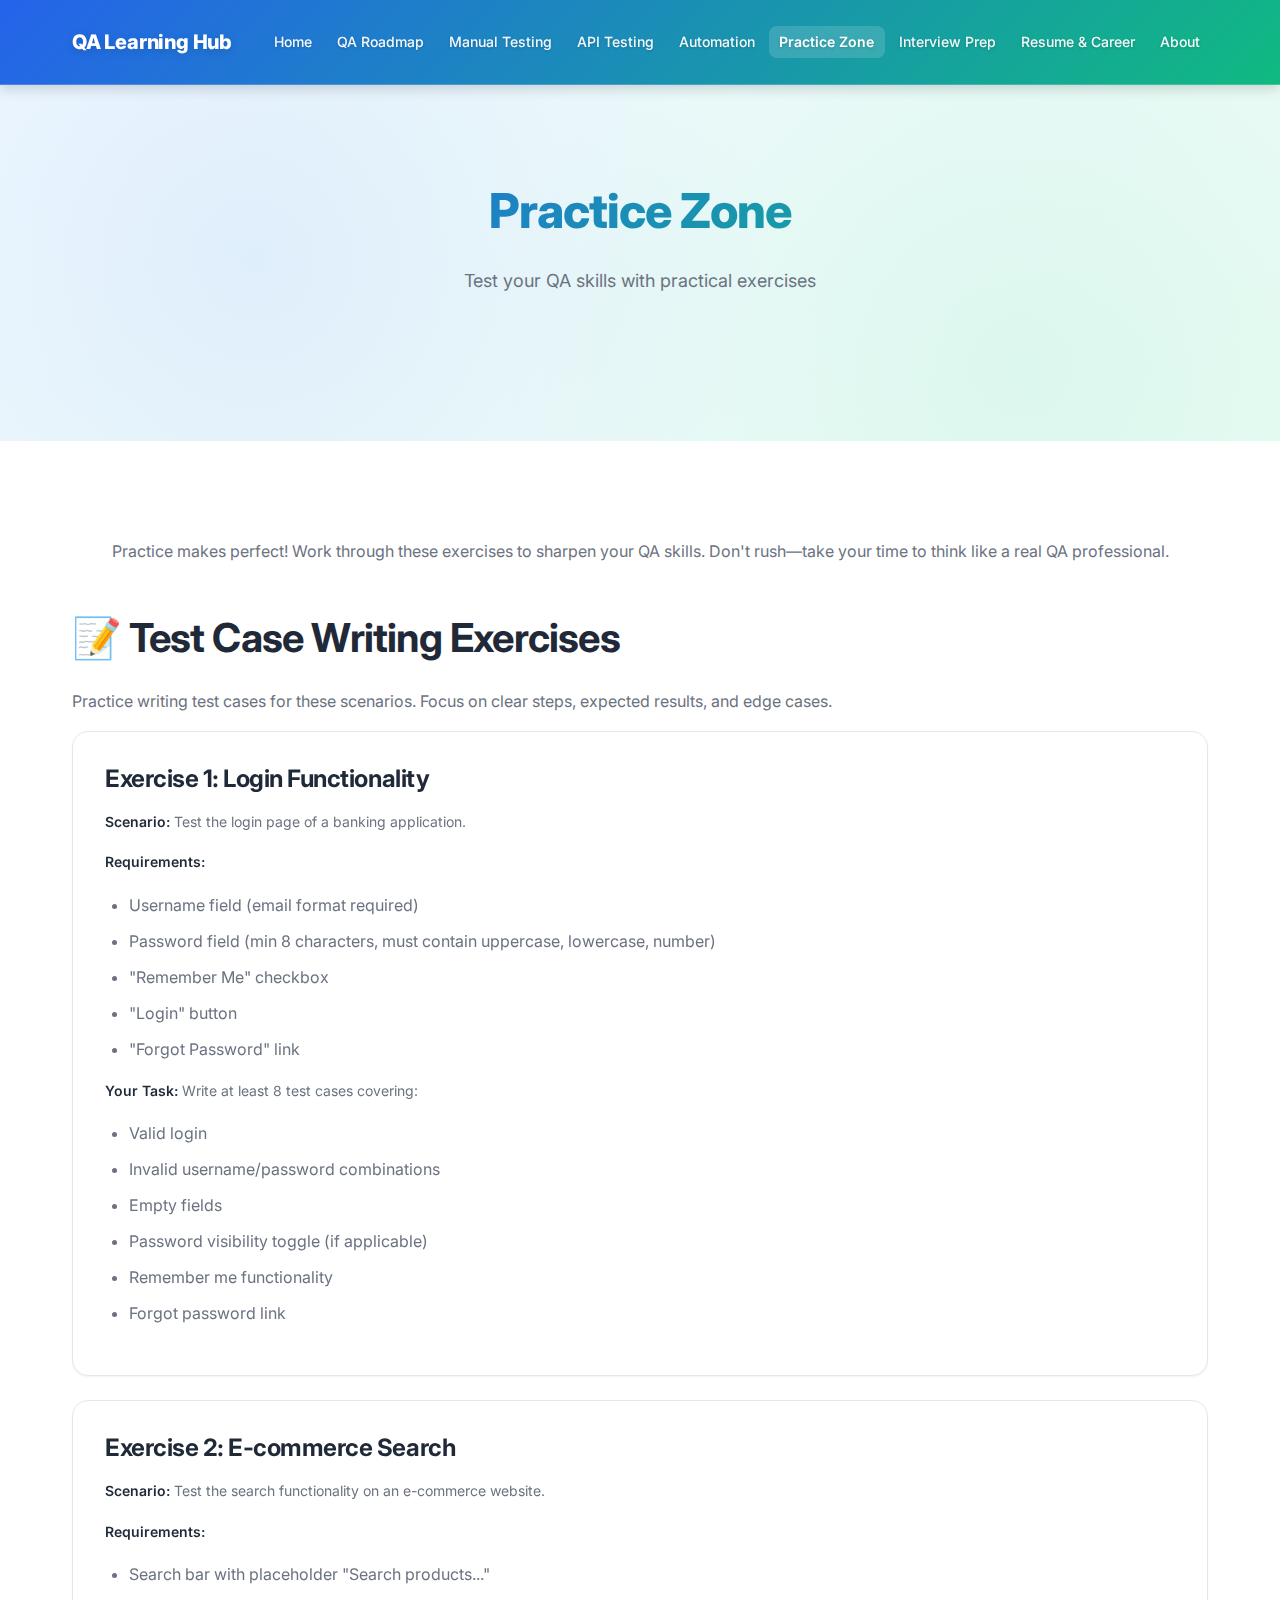
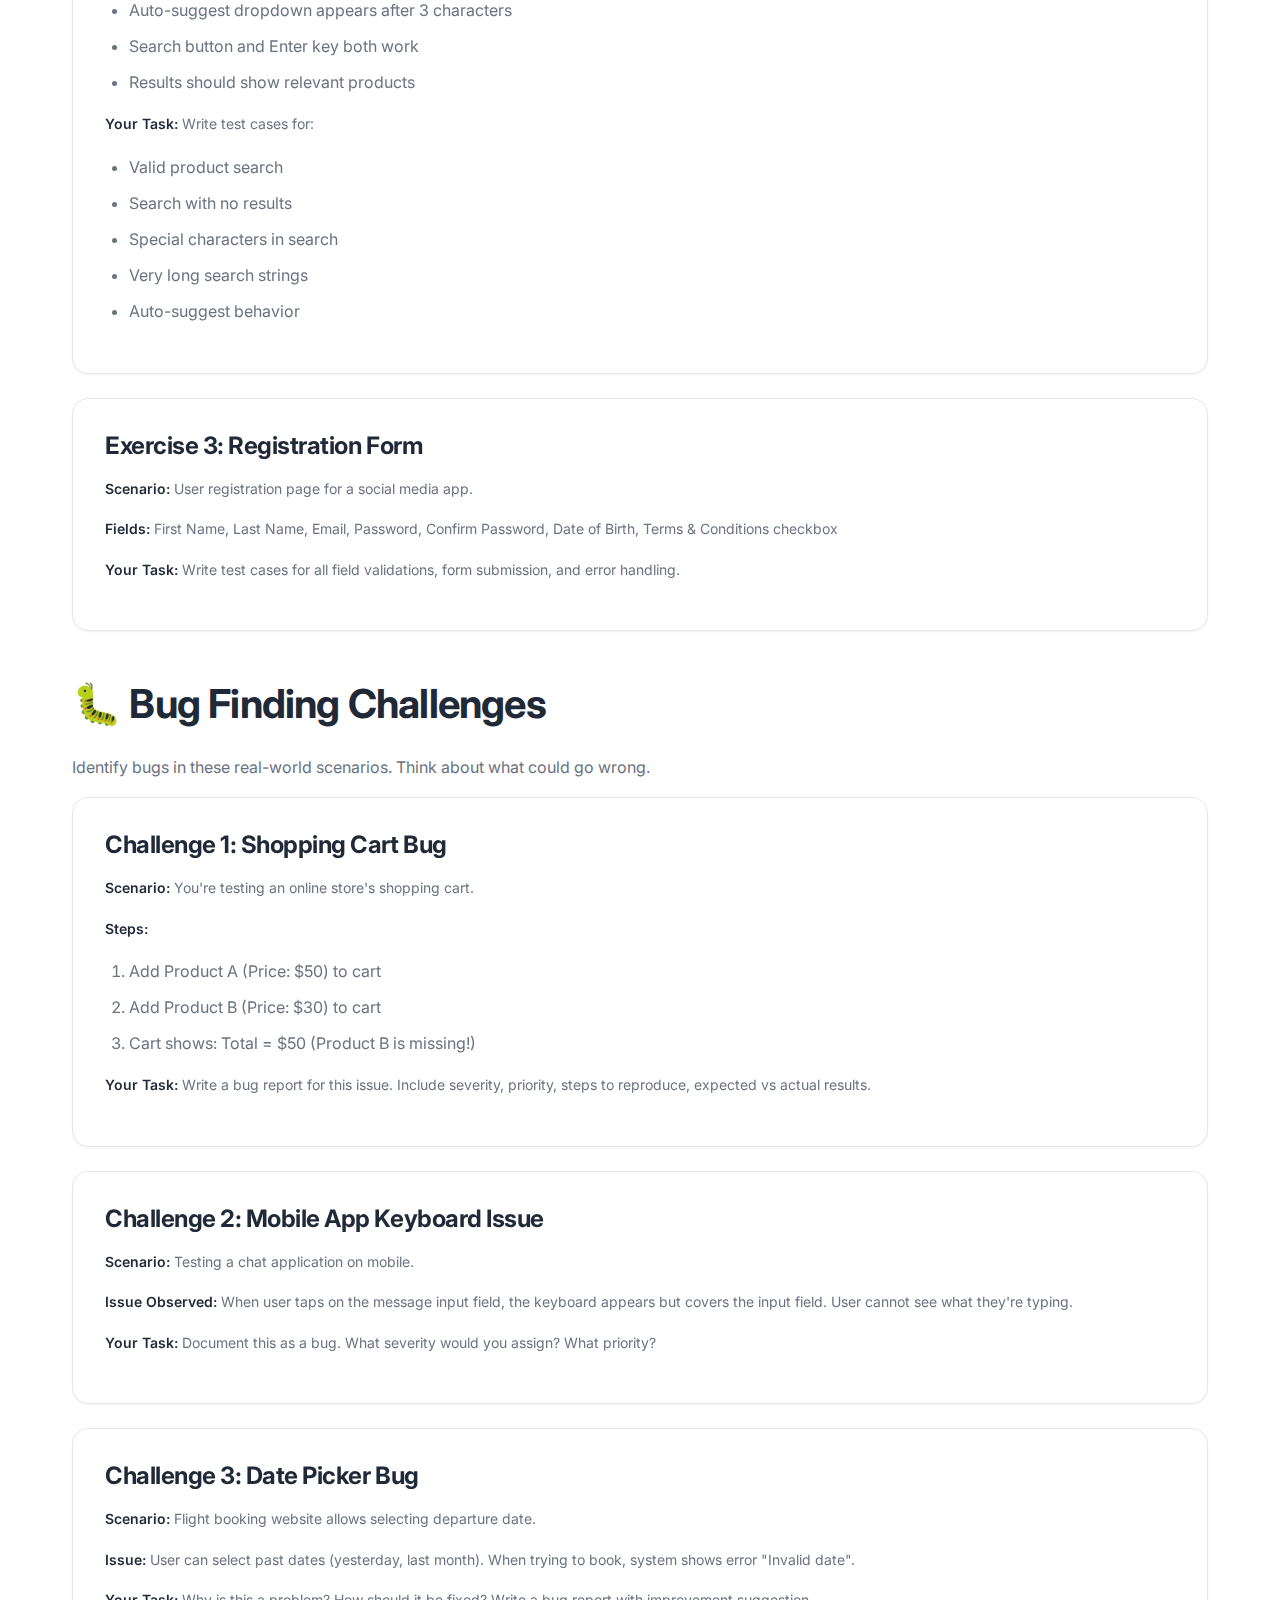
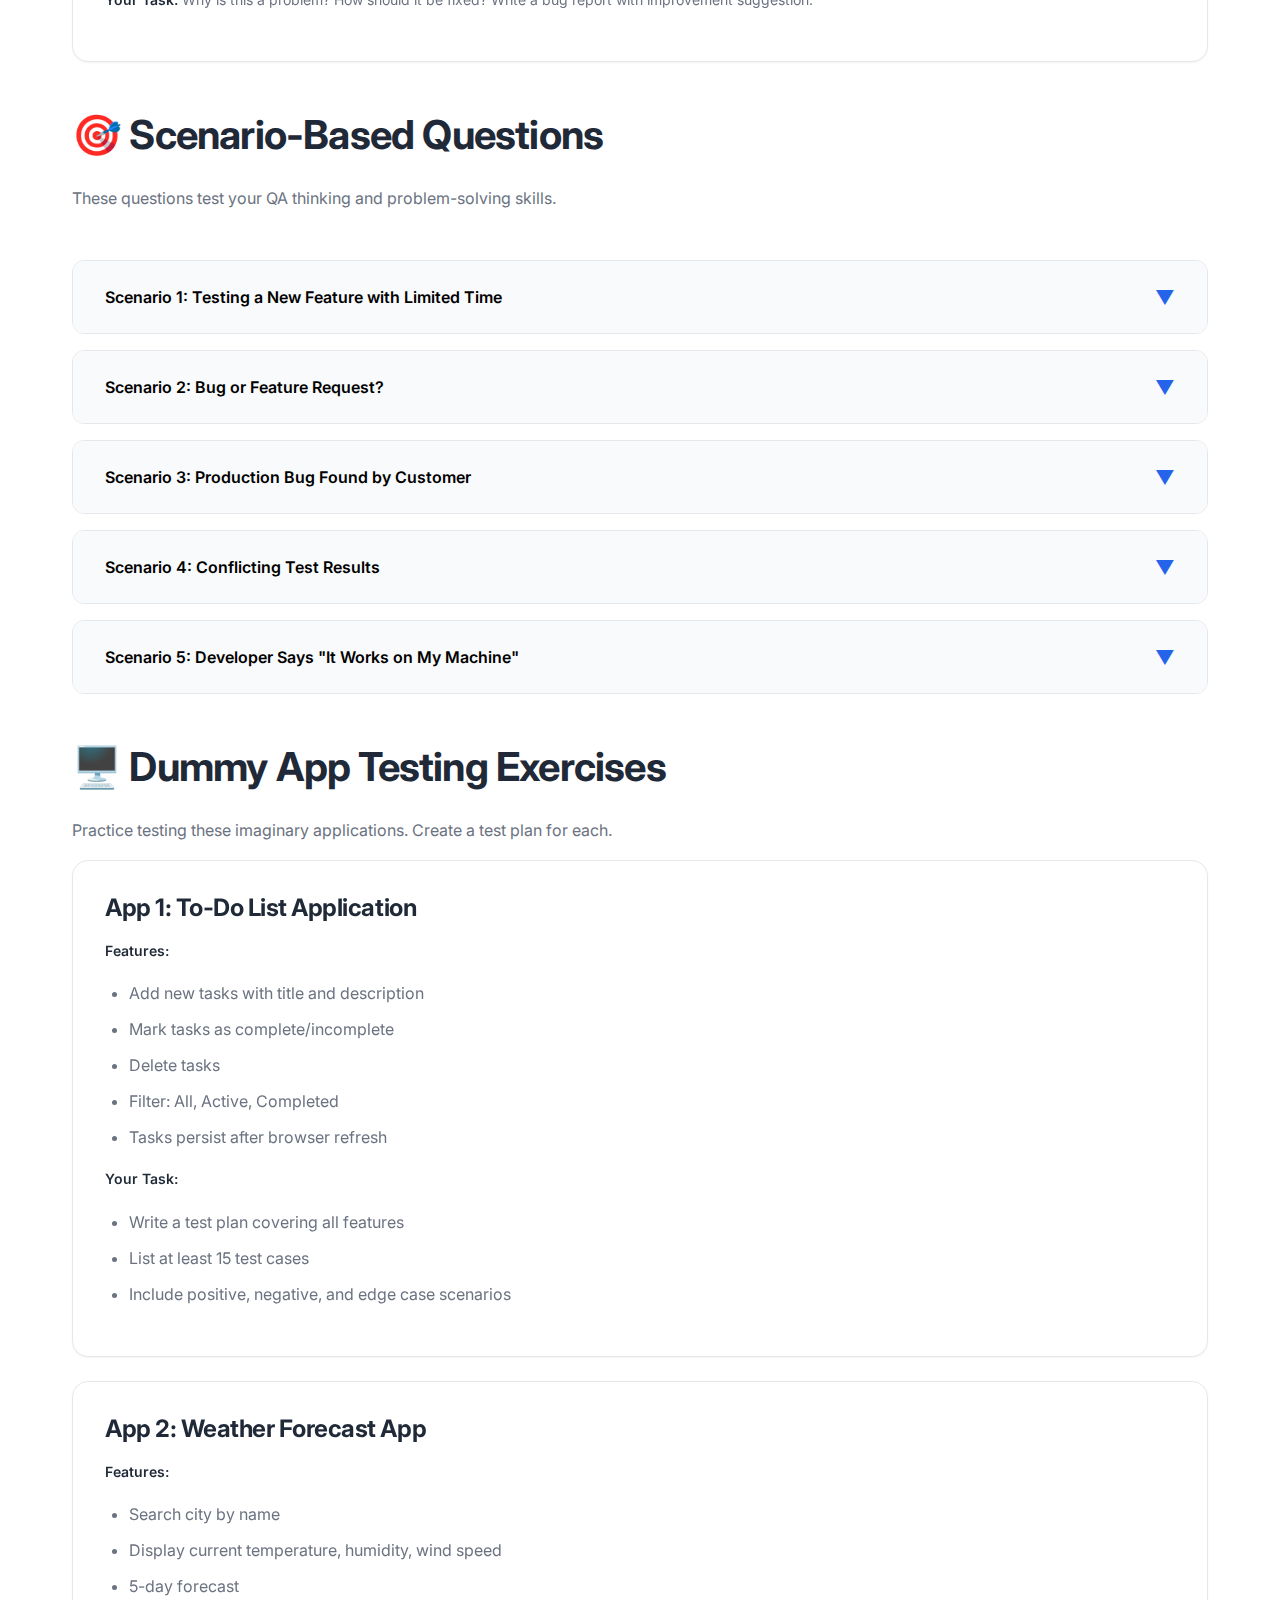
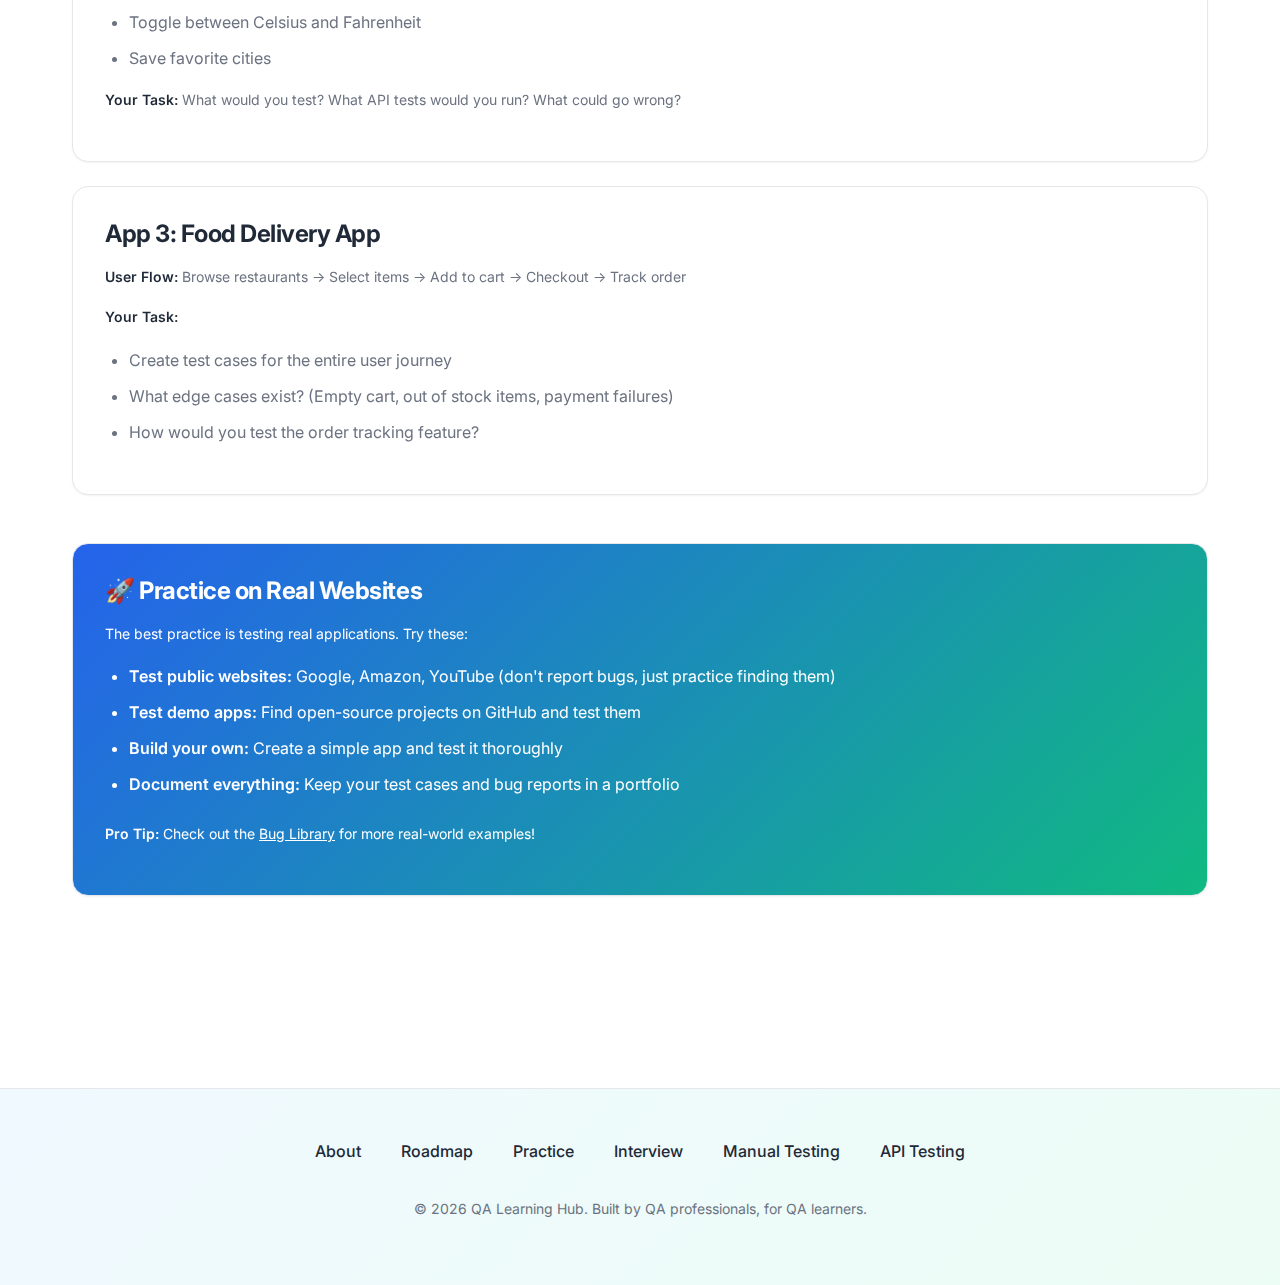
<file: practice.html>
<!DOCTYPE html>
<html lang="en">

<head>
    <meta charset="UTF-8">
    <meta name="viewport" content="width=device-width, initial-scale=1.0">
    <meta name="description"
        content="Practice QA skills with test case writing exercises, bug finding challenges, and scenario-based questions.">
    <title>QA Practice Zone - Test Your Skills</title>
    <link rel="stylesheet" href="css/styles.css">
</head>

<body>

    <!-- Header & Navigation -->
    <header class="header">
        <nav class="container">
            <div class="nav">
                <div class="logo">QA Learning Hub</div>

                <button class="hamburger" aria-label="Toggle menu">
                    <span></span>
                    <span></span>
                    <span></span>
                </button>

                <ul class="nav-menu">
                    <li class="nav-item"><a href="index.html" class="nav-link">Home</a></li>
                    <li class="nav-item"><a href="roadmap.html" class="nav-link">QA Roadmap</a></li>
                    <li class="nav-item"><a href="manual-testing.html" class="nav-link">Manual Testing</a></li>
                    <li class="nav-item"><a href="api-testing.html" class="nav-link">API Testing</a></li>
                    <li class="nav-item"><a href="automation.html" class="nav-link">Automation</a></li>
                    <li class="nav-item"><a href="practice.html" class="nav-link">Practice Zone</a></li>
                    <li class="nav-item"><a href="interview.html" class="nav-link">Interview Prep</a></li>
                    <li class="nav-item"><a href="resume.html" class="nav-link">Resume & Career</a></li>
                    <li class="nav-item"><a href="about.html" class="nav-link">About</a></li>
                </ul>
            </div>
        </nav>
    </header>

    <!-- Page Header -->
    <section class="hero">
        <div class="container">
            <h1>Practice Zone</h1>
            <p>Test your QA skills with practical exercises</p>
        </div>
    </section>

    <!-- Content -->
    <section class="section">
        <div class="container">

            <p class="text-center text-muted mb-xl">Practice makes perfect! Work through these exercises to sharpen your
                QA skills. Don't rush—take your time to think like a real QA professional.</p>

            <!-- Test Case Writing Exercise -->
            <div class="mb-xl">
                <h2>📝 Test Case Writing Exercises</h2>
                <p>Practice writing test cases for these scenarios. Focus on clear steps, expected results, and edge
                    cases.</p>

                <div class="card">
                    <h3>Exercise 1: Login Functionality</h3>
                    <p><strong>Scenario:</strong> Test the login page of a banking application.</p>
                    <p><strong>Requirements:</strong></p>
                    <ul>
                        <li>Username field (email format required)</li>
                        <li>Password field (min 8 characters, must contain uppercase, lowercase, number)</li>
                        <li>"Remember Me" checkbox</li>
                        <li>"Login" button</li>
                        <li>"Forgot Password" link</li>
                    </ul>
                    <p><strong>Your Task:</strong> Write at least 8 test cases covering:</p>
                    <ul>
                        <li>Valid login</li>
                        <li>Invalid username/password combinations</li>
                        <li>Empty fields</li>
                        <li>Password visibility toggle (if applicable)</li>
                        <li>Remember me functionality</li>
                        <li>Forgot password link</li>
                    </ul>
                </div>

                <div class="card mt-md">
                    <h3>Exercise 2: E-commerce Search</h3>
                    <p><strong>Scenario:</strong> Test the search functionality on an e-commerce website.</p>
                    <p><strong>Requirements:</strong></p>
                    <ul>
                        <li>Search bar with placeholder "Search products..."</li>
                        <li>Auto-suggest dropdown appears after 3 characters</li>
                        <li>Search button and Enter key both work</li>
                        <li>Results should show relevant products</li>
                    </ul>
                    <p><strong>Your Task:</strong> Write test cases for:</p>
                    <ul>
                        <li>Valid product search</li>
                        <li>Search with no results</li>
                        <li>Special characters in search</li>
                        <li>Very long search strings</li>
                        <li>Auto-suggest behavior</li>
                    </ul>
                </div>

                <div class="card mt-md">
                    <h3>Exercise 3: Registration Form</h3>
                    <p><strong>Scenario:</strong> User registration page for a social media app.</p>
                    <p><strong>Fields:</strong> First Name, Last Name, Email, Password, Confirm Password, Date of Birth,
                        Terms & Conditions checkbox</p>
                    <p><strong>Your Task:</strong> Write test cases for all field validations, form submission, and
                        error handling.</p>
                </div>
            </div>

            <!-- Bug Finding Challenges -->
            <div class="mb-xl">
                <h2>🐛 Bug Finding Challenges</h2>
                <p>Identify bugs in these real-world scenarios. Think about what could go wrong.</p>

                <div class="card">
                    <h3>Challenge 1: Shopping Cart Bug</h3>
                    <p><strong>Scenario:</strong> You're testing an online store's shopping cart.</p>
                    <p><strong>Steps:</strong></p>
                    <ol>
                        <li>Add Product A (Price: $50) to cart</li>
                        <li>Add Product B (Price: $30) to cart</li>
                        <li>Cart shows: Total = $50 (Product B is missing!)</li>
                    </ol>
                    <p><strong>Your Task:</strong> Write a bug report for this issue. Include severity, priority, steps
                        to reproduce, expected vs actual results.</p>
                </div>

                <div class="card mt-md">
                    <h3>Challenge 2: Mobile App Keyboard Issue</h3>
                    <p><strong>Scenario:</strong> Testing a chat application on mobile.</p>
                    <p><strong>Issue Observed:</strong> When user taps on the message input field, the keyboard appears
                        but covers the input field. User cannot see what they're typing.</p>
                    <p><strong>Your Task:</strong> Document this as a bug. What severity would you assign? What
                        priority?</p>
                </div>

                <div class="card mt-md">
                    <h3>Challenge 3: Date Picker Bug</h3>
                    <p><strong>Scenario:</strong> Flight booking website allows selecting departure date.</p>
                    <p><strong>Issue:</strong> User can select past dates (yesterday, last month). When trying to book,
                        system shows error "Invalid date".</p>
                    <p><strong>Your Task:</strong> Why is this a problem? How should it be fixed? Write a bug report
                        with improvement suggestion.</p>
                </div>
            </div>

            <!-- Scenario-Based Questions -->
            <div class="mb-xl">
                <h2>🎯 Scenario-Based Questions</h2>
                <p>These questions test your QA thinking and problem-solving skills.</p>

                <div class="accordion">

                    <div class="accordion-item">
                        <button class="accordion-header">
                            <span>Scenario 1: Testing a New Feature with Limited Time</span>
                            <span class="accordion-icon">▼</span>
                        </button>
                        <div class="accordion-content">
                            <div class="accordion-body">
                                <p><strong>Question:</strong> Your team is releasing a new payment feature tomorrow. You
                                    only have 2 hours to test. How do you prioritize?</p>
                                <p><strong>Think About:</strong></p>
                                <ul>
                                    <li>What are the most critical test cases?</li>
                                    <li>What would you test first?</li>
                                    <li>What can be skipped if time runs out?</li>
                                    <li>How would you communicate risks to your manager?</li>
                                </ul>
                            </div>
                        </div>
                    </div>

                    <div class="accordion-item">
                        <button class="accordion-header">
                            <span>Scenario 2: Bug or Feature Request?</span>
                            <span class="accordion-icon">▼</span>
                        </button>
                        <div class="accordion-content">
                            <div class="accordion-body">
                                <p><strong>Question:</strong> Users report that the "Export to PDF" button is missing on
                                    the mobile version of the app, but it exists on the web version. The requirements
                                    document doesn't mention mobile export. Is this a bug or a feature request?</p>
                                <p><strong>Think About:</strong></p>
                                <ul>
                                    <li>How do you determine if it's a bug or missing feature?</li>
                                    <li>Who would you ask for clarification?</li>
                                    <li>How would you document this?</li>
                                </ul>
                            </div>
                        </div>
                    </div>

                    <div class="accordion-item">
                        <button class="accordion-header">
                            <span>Scenario 3: Production Bug Found by Customer</span>
                            <span class="accordion-icon">▼</span>
                        </button>
                        <div class="accordion-content">
                            <div class="accordion-body">
                                <p><strong>Question:</strong> A customer reports that they cannot complete checkout
                                    because the "Place Order" button is disabled even after filling all required fields.
                                    This is happening in production. What do you do?</p>
                                <p><strong>Think About:</strong></p>
                                <ul>
                                    <li>What are your immediate actions?</li>
                                    <li>How do you reproduce the issue?</li>
                                    <li>Who needs to be notified urgently?</li>
                                    <li>What information do you need from the customer?</li>
                                    <li>How do you prevent similar issues in the future?</li>
                                </ul>
                            </div>
                        </div>
                    </div>

                    <div class="accordion-item">
                        <button class="accordion-header">
                            <span>Scenario 4: Conflicting Test Results</span>
                            <span class="accordion-icon">▼</span>
                        </button>
                        <div class="accordion-content">
                            <div class="accordion-body">
                                <p><strong>Question:</strong> You tested a feature and marked it as "Pass." Another QA
                                    tested the same feature and found a critical bug. What happened?</p>
                                <p><strong>Think About:</strong></p>
                                <ul>
                                    <li>What could cause different test results?</li>
                                    <li>How do you handle this situation professionally?</li>
                                    <li>What process improvements can prevent this?</li>
                                </ul>
                            </div>
                        </div>
                    </div>

                    <div class="accordion-item">
                        <button class="accordion-header">
                            <span>Scenario 5: Developer Says "It Works on My Machine"</span>
                            <span class="accordion-icon">▼</span>
                        </button>
                        <div class="accordion-content">
                            <div class="accordion-body">
                                <p><strong>Question:</strong> You report a bug, but the developer responds "It works
                                    fine on my machine. Cannot reproduce." What do you do?</p>
                                <p><strong>Think About:</strong></p>
                                <ul>
                                    <li>What additional information can you provide?</li>
                                    <li>How do you prove the bug exists?</li>
                                    <li>What environmental factors might differ?</li>
                                    <li>How do you maintain a good relationship with developers?</li>
                                </ul>
                            </div>
                        </div>
                    </div>

                </div>
            </div>

            <!-- Dummy App Testing -->
            <div class="mb-xl">
                <h2>🖥️ Dummy App Testing Exercises</h2>
                <p>Practice testing these imaginary applications. Create a test plan for each.</p>

                <div class="card">
                    <h3>App 1: To-Do List Application</h3>
                    <p><strong>Features:</strong></p>
                    <ul>
                        <li>Add new tasks with title and description</li>
                        <li>Mark tasks as complete/incomplete</li>
                        <li>Delete tasks</li>
                        <li>Filter: All, Active, Completed</li>
                        <li>Tasks persist after browser refresh</li>
                    </ul>
                    <p><strong>Your Task:</strong></p>
                    <ul>
                        <li>Write a test plan covering all features</li>
                        <li>List at least 15 test cases</li>
                        <li>Include positive, negative, and edge case scenarios</li>
                    </ul>
                </div>

                <div class="card mt-md">
                    <h3>App 2: Weather Forecast App</h3>
                    <p><strong>Features:</strong></p>
                    <ul>
                        <li>Search city by name</li>
                        <li>Display current temperature, humidity, wind speed</li>
                        <li>5-day forecast</li>
                        <li>Toggle between Celsius and Fahrenheit</li>
                        <li>Save favorite cities</li>
                    </ul>
                    <p><strong>Your Task:</strong> What would you test? What API tests would you run? What could go
                        wrong?</p>
                </div>

                <div class="card mt-md">
                    <h3>App 3: Food Delivery App</h3>
                    <p><strong>User Flow:</strong> Browse restaurants → Select items → Add to cart → Checkout → Track
                        order</p>
                    <p><strong>Your Task:</strong></p>
                    <ul>
                        <li>Create test cases for the entire user journey</li>
                        <li>What edge cases exist? (Empty cart, out of stock items, payment failures)</li>
                        <li>How would you test the order tracking feature?</li>
                    </ul>
                </div>
            </div>

            <!-- Real Testing Practice -->
            <div class="card" style="background: linear-gradient(135deg, #2563eb 0%, #10b981 100%); color: white;">
                <h3 style="color: white;">🚀 Practice on Real Websites</h3>
                <p style="color: white;">The best practice is testing real applications. Try these:</p>
                <ul style="color: white;">
                    <li style="color: white;"><strong style="color: white;">Test public websites:</strong> Google,
                        Amazon, YouTube (don't report bugs, just practice
                        finding them)</li>
                    <li style="color: white;"><strong style="color: white;">Test demo apps:</strong> Find open-source
                        projects on GitHub and test them</li>
                    <li style="color: white;"><strong style="color: white;">Build your own:</strong> Create a simple app
                        and test it thoroughly</li>
                    <li style="color: white;"><strong style="color: white;">Document everything:</strong> Keep your test
                        cases and bug reports in a portfolio</li>
                </ul>
                <p class="mt-md" style="color: white;"><strong style="color: white;">Pro Tip:</strong> Check out the <a
                        href="bug-library.html" style="color: white; text-decoration: underline;">Bug Library</a> for
                    more real-world examples!
                </p>
            </div>

        </div>
    </section>

    <!-- Footer -->
    <footer class="footer">
        <div class="container">
            <ul class="footer-links">
                <li><a href="about.html">About</a></li>
                <li><a href="roadmap.html">Roadmap</a></li>
                <li><a href="practice.html">Practice</a></li>
                <li><a href="interview.html">Interview</a></li>
                <li><a href="manual-testing.html">Manual Testing</a></li>
                <li><a href="api-testing.html">API Testing</a></li>
            </ul>
            <p class="footer-text">© 2026 QA Learning Hub. Built by QA professionals, for QA learners.</p>
        </div>
    </footer>

    <script src="js/main.js"></script>
</body>

</html>
</file>
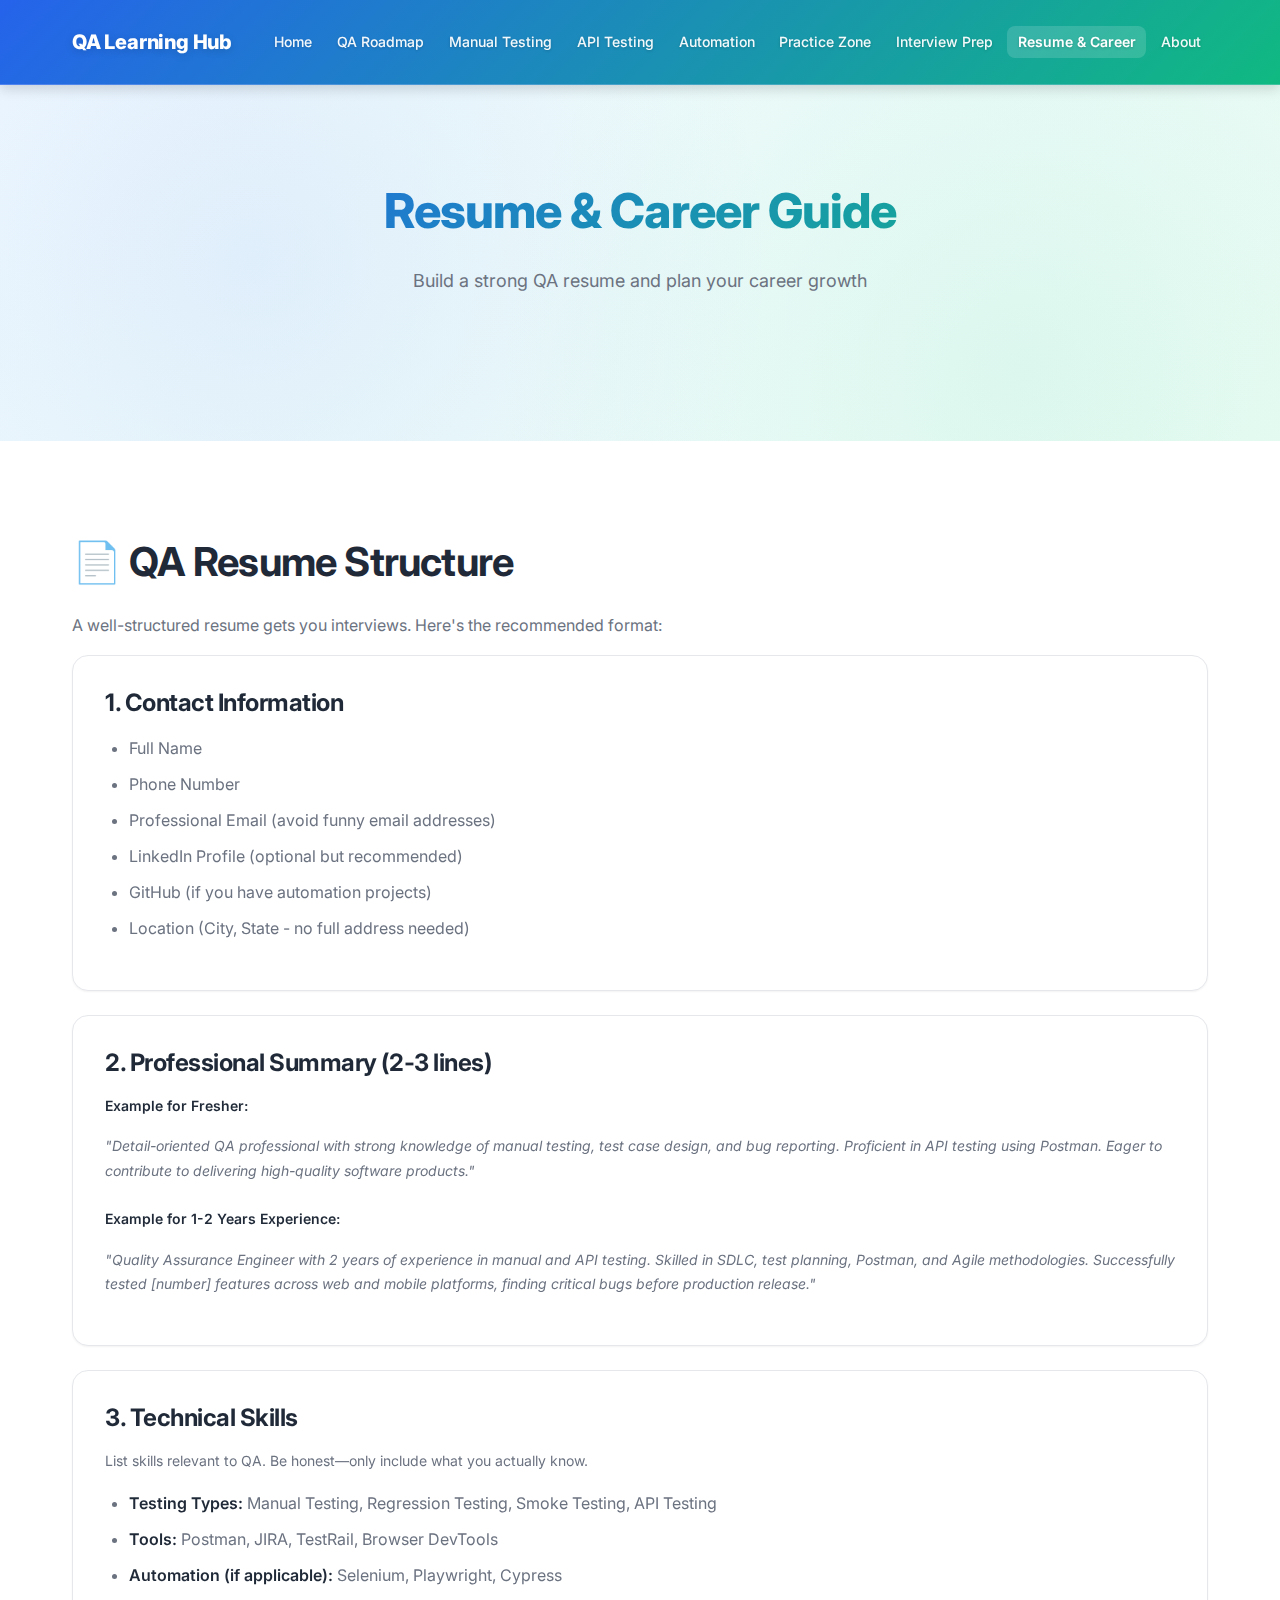
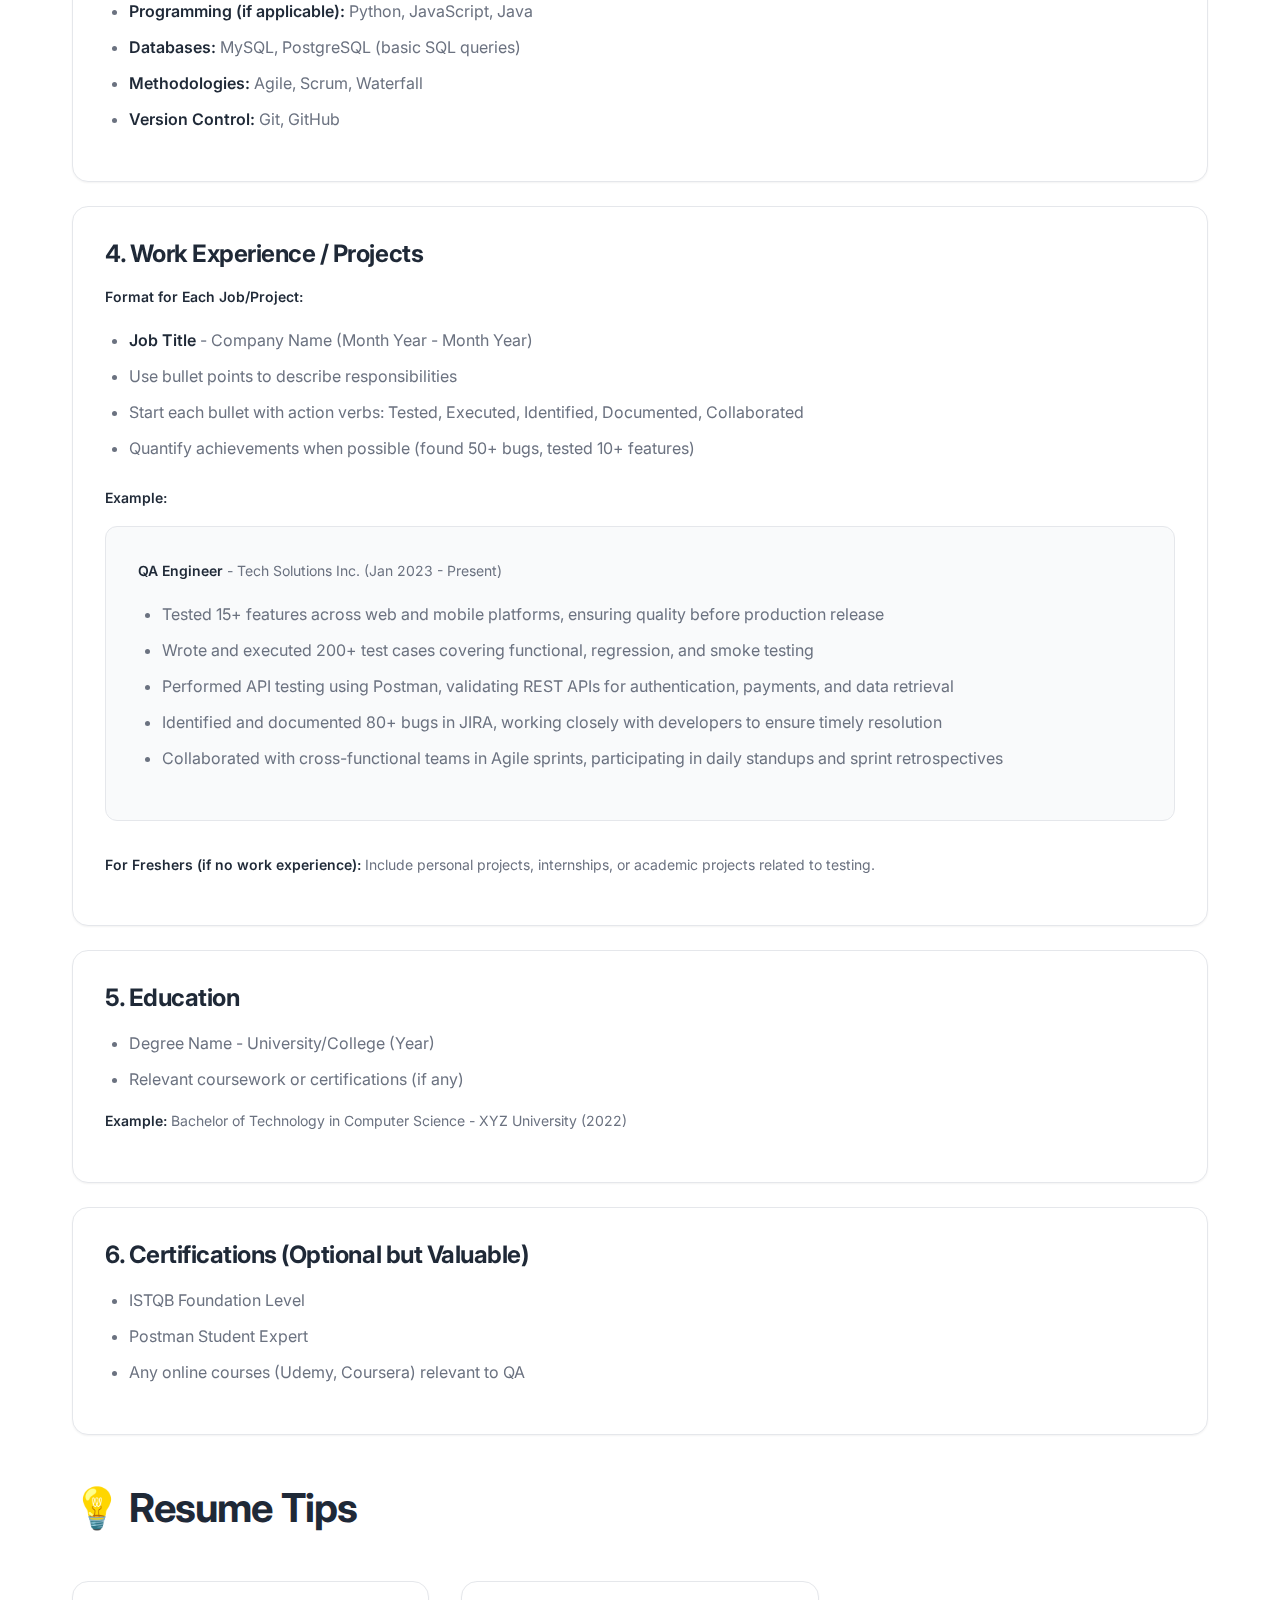
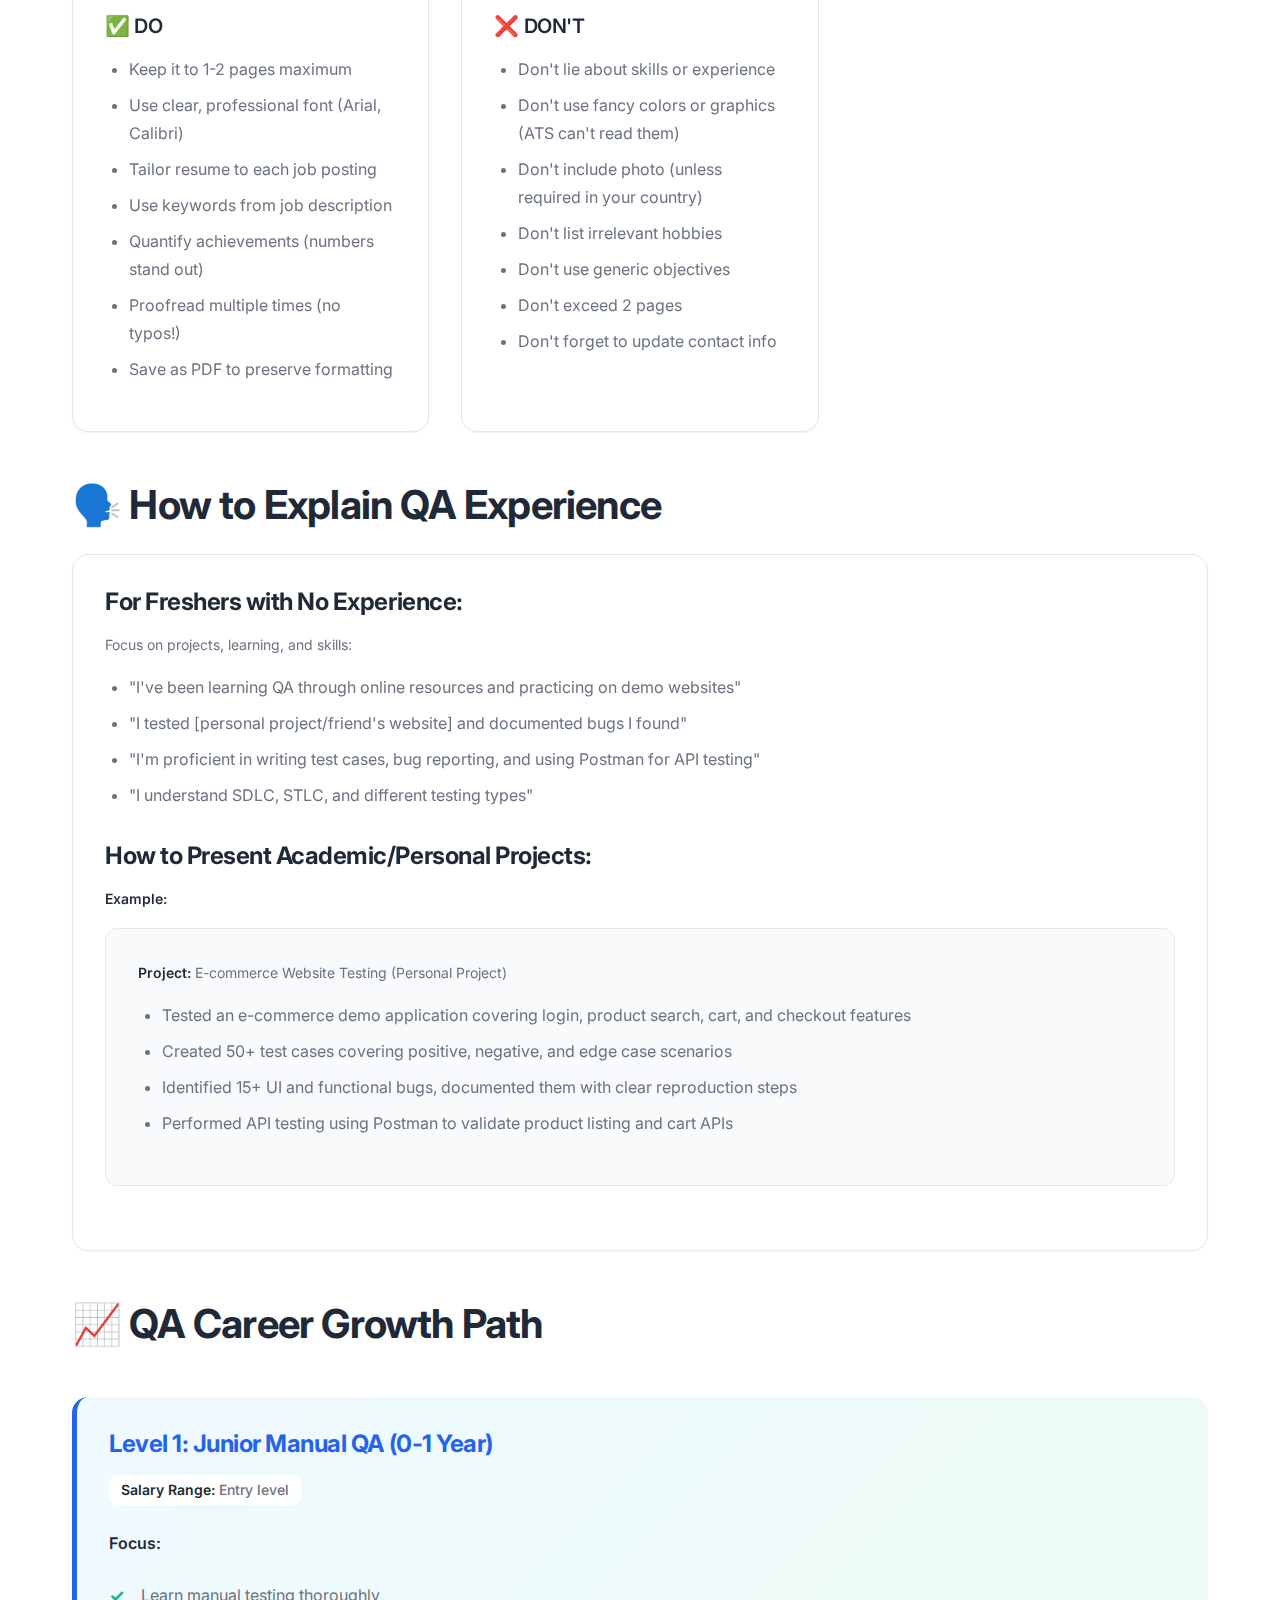
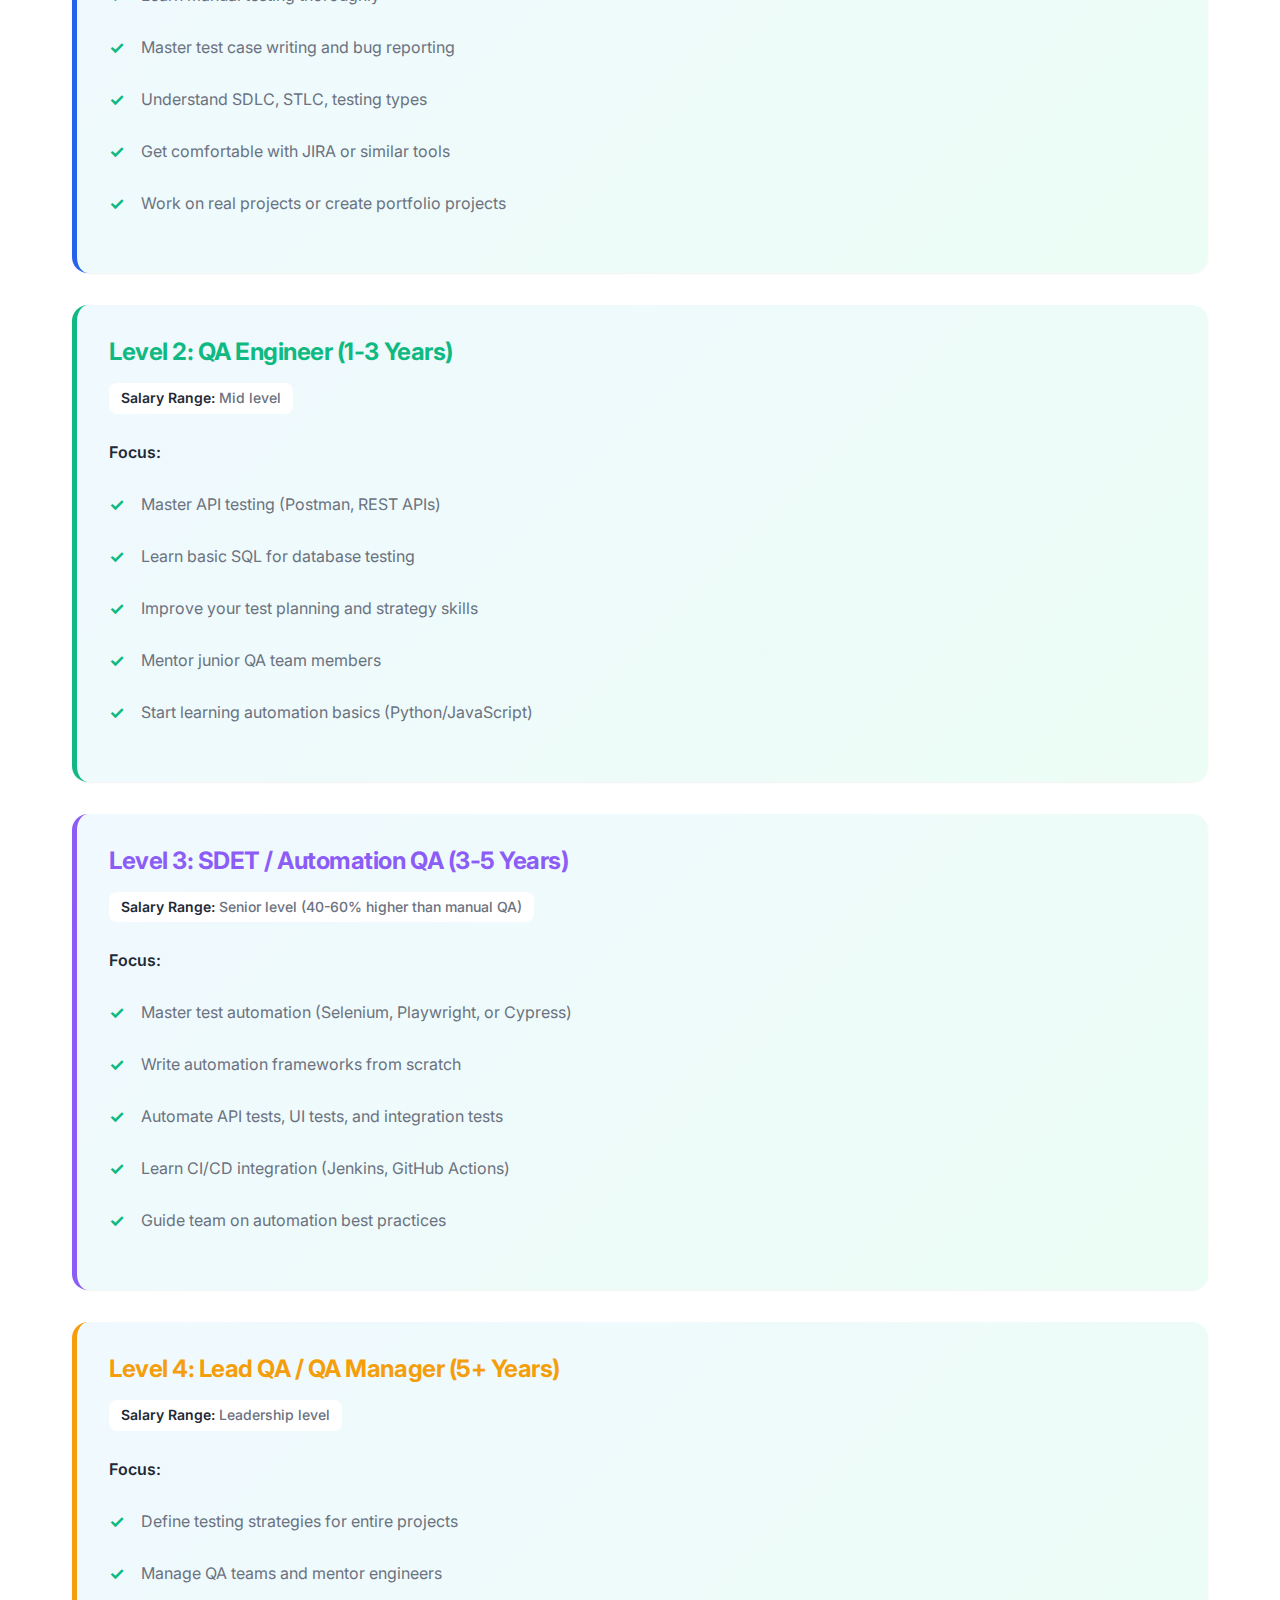
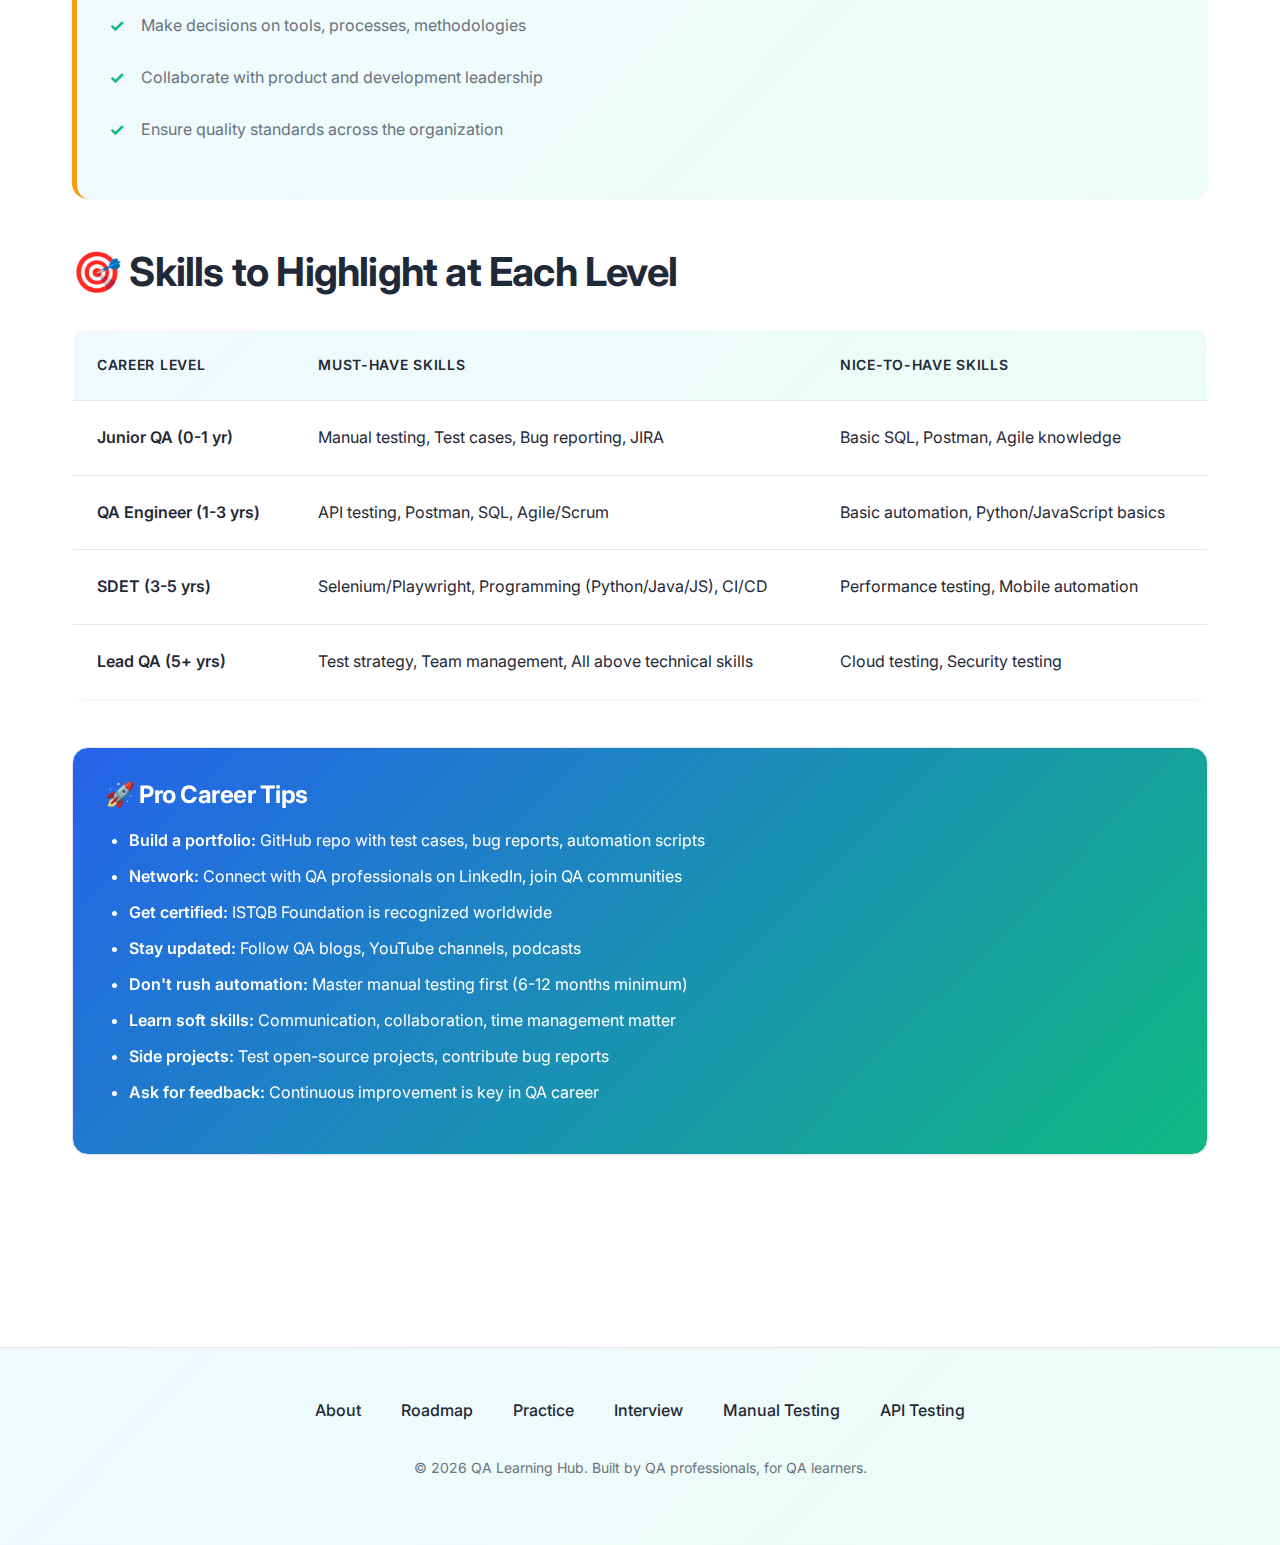
<file: resume.html>
<!DOCTYPE html>
<html lang="en">

<head>
    <meta charset="UTF-8">
    <meta name="viewport" content="width=device-width, initial-scale=1.0">
    <meta name="description"
        content="QA resume tips, career growth path, and how to build a professional Software QA resume.">
    <title>QA Resume & Career Guide</title>
    <link rel="stylesheet" href="css/styles.css">
</head>

<body>

    <!-- Header & Navigation -->
    <header class="header">
        <nav class="container">
            <div class="nav">
                <div class="logo">QA Learning Hub</div>

                <button class="hamburger" aria-label="Toggle menu">
                    <span></span>
                    <span></span>
                    <span></span>
                </button>

                <ul class="nav-menu">
                    <li class="nav-item"><a href="index.html" class="nav-link">Home</a></li>
                    <li class="nav-item"><a href="roadmap.html" class="nav-link">QA Roadmap</a></li>
                    <li class="nav-item"><a href="manual-testing.html" class="nav-link">Manual Testing</a></li>
                    <li class="nav-item"><a href="api-testing.html" class="nav-link">API Testing</a></li>
                    <li class="nav-item"><a href="automation.html" class="nav-link">Automation</a></li>
                    <li class="nav-item"><a href="practice.html" class="nav-link">Practice Zone</a></li>
                    <li class="nav-item"><a href="interview.html" class="nav-link">Interview Prep</a></li>
                    <li class="nav-item"><a href="resume.html" class="nav-link">Resume & Career</a></li>
                    <li class="nav-item"><a href="about.html" class="nav-link">About</a></li>
                </ul>
            </div>
        </nav>
    </header>

    <!-- Page Header -->
    <section class="hero">
        <div class="container">
            <h1>Resume & Career Guide</h1>
            <p>Build a strong QA resume and plan your career growth</p>
        </div>
    </section>

    <!-- Content -->
    <section class="section">
        <div class="container">

            <!-- Resume Structure -->
            <div class="mb-xl">
                <h2>📄 QA Resume Structure</h2>
                <p>A well-structured resume gets you interviews. Here's the recommended format:</p>

                <div class="card">
                    <h3>1. Contact Information</h3>
                    <ul>
                        <li>Full Name</li>
                        <li>Phone Number</li>
                        <li>Professional Email (avoid funny email addresses)</li>
                        <li>LinkedIn Profile (optional but recommended)</li>
                        <li>GitHub (if you have automation projects)</li>
                        <li>Location (City, State - no full address needed)</li>
                    </ul>
                </div>

                <div class="card mt-md">
                    <h3>2. Professional Summary (2-3 lines)</h3>
                    <p><strong>Example for Fresher:</strong></p>
                    <p><em>"Detail-oriented QA professional with strong knowledge of manual testing, test case design,
                            and bug reporting. Proficient in API testing using Postman. Eager to contribute to
                            delivering high-quality software products."</em></p>

                    <p class="mt-md"><strong>Example for 1-2 Years Experience:</strong></p>
                    <p><em>"Quality Assurance Engineer with 2 years of experience in manual and API testing. Skilled in
                            SDLC, test planning, Postman, and Agile methodologies. Successfully tested [number] features
                            across web and mobile platforms, finding critical bugs before production release."</em></p>
                </div>

                <div class="card mt-md">
                    <h3>3. Technical Skills</h3>
                    <p>List skills relevant to QA. Be honest—only include what you actually know.</p>
                    <ul>
                        <li><strong>Testing Types:</strong> Manual Testing, Regression Testing, Smoke Testing, API
                            Testing</li>
                        <li><strong>Tools:</strong> Postman, JIRA, TestRail, Browser DevTools</li>
                        <li><strong>Automation (if applicable):</strong> Selenium, Playwright, Cypress</li>
                        <li><strong>Programming (if applicable):</strong> Python, JavaScript, Java</li>
                        <li><strong>Databases:</strong> MySQL, PostgreSQL (basic SQL queries)</li>
                        <li><strong>Methodologies:</strong> Agile, Scrum, Waterfall</li>
                        <li><strong>Version Control:</strong> Git, GitHub</li>
                    </ul>
                </div>

                <div class="card mt-md">
                    <h3>4. Work Experience / Projects</h3>

                    <p><strong>Format for Each Job/Project:</strong></p>
                    <ul>
                        <li><strong>Job Title</strong> - Company Name (Month Year - Month Year)</li>
                        <li>Use bullet points to describe responsibilities</li>
                        <li>Start each bullet with action verbs: Tested, Executed, Identified, Documented, Collaborated
                        </li>
                        <li>Quantify achievements when possible (found 50+ bugs, tested 10+ features)</li>
                    </ul>

                    <p class="mt-md"><strong>Example:</strong></p>
                    <div class="bug-example">
                        <p><strong>QA Engineer</strong> - Tech Solutions Inc. (Jan 2023 - Present)</p>
                        <ul>
                            <li>Tested 15+ features across web and mobile platforms, ensuring quality before production
                                release</li>
                            <li>Wrote and executed 200+ test cases covering functional, regression, and smoke testing
                            </li>
                            <li>Performed API testing using Postman, validating REST APIs for authentication, payments,
                                and data retrieval</li>
                            <li>Identified and documented 80+ bugs in JIRA, working closely with developers to ensure
                                timely resolution</li>
                            <li>Collaborated with cross-functional teams in Agile sprints, participating in daily
                                standups and sprint retrospectives</li>
                        </ul>
                    </div>

                    <p class="mt-md"><strong>For Freshers (if no work experience):</strong> Include personal projects,
                        internships, or academic projects related to testing.</p>
                </div>

                <div class="card mt-md">
                    <h3>5. Education</h3>
                    <ul>
                        <li>Degree Name - University/College (Year)</li>
                        <li>Relevant coursework or certifications (if any)</li>
                    </ul>
                    <p><strong>Example:</strong> Bachelor of Technology in Computer Science - XYZ University (2022)</p>
                </div>

                <div class="card mt-md">
                    <h3>6. Certifications (Optional but Valuable)</h3>
                    <ul>
                        <li>ISTQB Foundation Level</li>
                        <li>Postman Student Expert</li>
                        <li>Any online courses (Udemy, Coursera) relevant to QA</li>
                    </ul>
                </div>
            </div>

            <!-- Resume Tips -->
            <div class="mb-xl">
                <h2>💡 Resume Tips</h2>

                <div class="card-grid">
                    <div class="card">
                        <h4>✅ DO</h4>
                        <ul>
                            <li>Keep it to 1-2 pages maximum</li>
                            <li>Use clear, professional font (Arial, Calibri)</li>
                            <li>Tailor resume to each job posting</li>
                            <li>Use keywords from job description</li>
                            <li>Quantify achievements (numbers stand out)</li>
                            <li>Proofread multiple times (no typos!)</li>
                            <li>Save as PDF to preserve formatting</li>
                        </ul>
                    </div>

                    <div class="card">
                        <h4>❌ DON'T</h4>
                        <ul>
                            <li>Don't lie about skills or experience</li>
                            <li>Don't use fancy colors or graphics (ATS can't read them)</li>
                            <li>Don't include photo (unless required in your country)</li>
                            <li>Don't list irrelevant hobbies</li>
                            <li>Don't use generic objectives</li>
                            <li>Don't exceed 2 pages</li>
                            <li>Don't forget to update contact info</li>
                        </ul>
                    </div>
                </div>
            </div>

            <!-- How to Explain QA Experience -->
            <div class="mb-xl">
                <h2>🗣️ How to Explain QA Experience</h2>

                <div class="card">
                    <h3>For Freshers with No Experience:</h3>
                    <p>Focus on projects, learning, and skills:</p>
                    <ul>
                        <li>"I've been learning QA through online resources and practicing on demo websites"</li>
                        <li>"I tested [personal project/friend's website] and documented bugs I found"</li>
                        <li>"I'm proficient in writing test cases, bug reporting, and using Postman for API testing"
                        </li>
                        <li>"I understand SDLC, STLC, and different testing types"</li>
                    </ul>

                    <h3 class="mt-lg">How to Present Academic/Personal Projects:</h3>
                    <p><strong>Example:</strong></p>
                    <div class="bug-example">
                        <p><strong>Project:</strong> E-commerce Website Testing (Personal Project)</p>
                        <ul>
                            <li>Tested an e-commerce demo application covering login, product search, cart, and checkout
                                features</li>
                            <li>Created 50+ test cases covering positive, negative, and edge case scenarios</li>
                            <li>Identified 15+ UI and functional bugs, documented them with clear reproduction steps
                            </li>
                            <li>Performed API testing using Postman to validate product listing and cart APIs</li>
                        </ul>
                    </div>
                </div>
            </div>

            <!-- Career Growth Path -->
            <div class="mb-xl">
                <h2>📈 QA Career Growth Path</h2>

                <div class="roadmap">

                    <div class="roadmap-level">
                        <h3>Level 1: Junior Manual QA (0-1 Year)</h3>
                        <div class="roadmap-meta">
                            <span><strong>Salary Range:</strong> Entry level</span>
                        </div>
                        <p><strong>Focus:</strong></p>
                        <ul class="roadmap-topics">
                            <li>Learn manual testing thoroughly</li>
                            <li>Master test case writing and bug reporting</li>
                            <li>Understand SDLC, STLC, testing types</li>
                            <li>Get comfortable with JIRA or similar tools</li>
                            <li>Work on real projects or create portfolio projects</li>
                        </ul>
                    </div>

                    <div class="roadmap-level intermediate">
                        <h3>Level 2: QA Engineer (1-3 Years)</h3>
                        <div class="roadmap-meta">
                            <span><strong>Salary Range:</strong> Mid level</span>
                        </div>
                        <p><strong>Focus:</strong></p>
                        <ul class="roadmap-topics">
                            <li>Master API testing (Postman, REST APIs)</li>
                            <li>Learn basic SQL for database testing</li>
                            <li>Improve your test planning and strategy skills</li>
                            <li>Mentor junior QA team members</li>
                            <li>Start learning automation basics (Python/JavaScript)</li>
                        </ul>
                    </div>

                    <div class="roadmap-level advanced">
                        <h3>Level 3: SDET / Automation QA (3-5 Years)</h3>
                        <div class="roadmap-meta">
                            <span><strong>Salary Range:</strong> Senior level (40-60% higher than manual QA)</span>
                        </div>
                        <p><strong>Focus:</strong></p>
                        <ul class="roadmap-topics">
                            <li>Master test automation (Selenium, Playwright, or Cypress)</li>
                            <li>Write automation frameworks from scratch</li>
                            <li>Automate API tests, UI tests, and integration tests</li>
                            <li>Learn CI/CD integration (Jenkins, GitHub Actions)</li>
                            <li>Guide team on automation best practices</li>
                        </ul>
                    </div>

                    <div class="roadmap-level" style="border-left-color: #f59e0b;">
                        <h3 style="color: #f59e0b;">Level 4: Lead QA / QA Manager (5+ Years)</h3>
                        <div class="roadmap-meta">
                            <span><strong>Salary Range:</strong> Leadership level</span>
                        </div>
                        <p><strong>Focus:</strong></p>
                        <ul class="roadmap-topics">
                            <li>Define testing strategies for entire projects</li>
                            <li>Manage QA teams and mentor engineers</li>
                            <li>Make decisions on tools, processes, methodologies</li>
                            <li>Collaborate with product and development leadership</li>
                            <li>Ensure quality standards across the organization</li>
                        </ul>
                    </div>

                </div>
            </div>

            <!-- Skills to Highlight at Each Level -->
            <div class="mb-xl">
                <h2>🎯 Skills to Highlight at Each Level</h2>

                <table>
                    <thead>
                        <tr>
                            <th>Career Level</th>
                            <th>Must-Have Skills</th>
                            <th>Nice-to-Have Skills</th>
                        </tr>
                    </thead>
                    <tbody>
                        <tr>
                            <td><strong>Junior QA (0-1 yr)</strong></td>
                            <td>Manual testing, Test cases, Bug reporting, JIRA</td>
                            <td>Basic SQL, Postman, Agile knowledge</td>
                        </tr>
                        <tr>
                            <td><strong>QA Engineer (1-3 yrs)</strong></td>
                            <td>API testing, Postman, SQL, Agile/Scrum</td>
                            <td>Basic automation, Python/JavaScript basics</td>
                        </tr>
                        <tr>
                            <td><strong>SDET (3-5 yrs)</strong></td>
                            <td>Selenium/Playwright, Programming (Python/Java/JS), CI/CD</td>
                            <td>Performance testing, Mobile automation</td>
                        </tr>
                        <tr>
                            <td><strong>Lead QA (5+ yrs)</strong></td>
                            <td>Test strategy, Team management, All above technical skills</td>
                            <td>Cloud testing, Security testing</td>
                        </tr>
                    </tbody>
                </table>
            </div>

            <!-- Pro Tips -->
            <div class="card" style="background: linear-gradient(135deg, #2563eb 0%, #10b981 100%); color: white;">
                <h3 style="color: white;">🚀 Pro Career Tips</h3>
                <ul style="color: white;">
                    <li style="color: white;"><strong style="color: white;">Build a portfolio:</strong> GitHub repo with
                        test cases, bug reports, automation scripts
                    </li>
                    <li style="color: white;"><strong style="color: white;">Network:</strong> Connect with QA
                        professionals on LinkedIn, join QA communities</li>
                    <li style="color: white;"><strong style="color: white;">Get certified:</strong> ISTQB Foundation is
                        recognized worldwide</li>
                    <li style="color: white;"><strong style="color: white;">Stay updated:</strong> Follow QA blogs,
                        YouTube channels, podcasts</li>
                    <li style="color: white;"><strong style="color: white;">Don't rush automation:</strong> Master
                        manual testing first (6-12 months minimum)</li>
                    <li style="color: white;"><strong style="color: white;">Learn soft skills:</strong> Communication,
                        collaboration, time management matter</li>
                    <li style="color: white;"><strong style="color: white;">Side projects:</strong> Test open-source
                        projects, contribute bug reports</li>
                    <li style="color: white;"><strong style="color: white;">Ask for feedback:</strong> Continuous
                        improvement is key in QA career</li>
                </ul>
            </div>

        </div>
    </section>

    <!-- Footer -->
    <footer class="footer">
        <div class="container">
            <ul class="footer-links">
                <li><a href="about.html">About</a></li>
                <li><a href="roadmap.html">Roadmap</a></li>
                <li><a href="practice.html">Practice</a></li>
                <li><a href="interview.html">Interview</a></li>
                <li><a href="manual-testing.html">Manual Testing</a></li>
                <li><a href="api-testing.html">API Testing</a></li>
            </ul>
            <p class="footer-text">© 2026 QA Learning Hub. Built by QA professionals, for QA learners.</p>
        </div>
    </footer>

    <script src="js/main.js"></script>
</body>

</html>
</file>
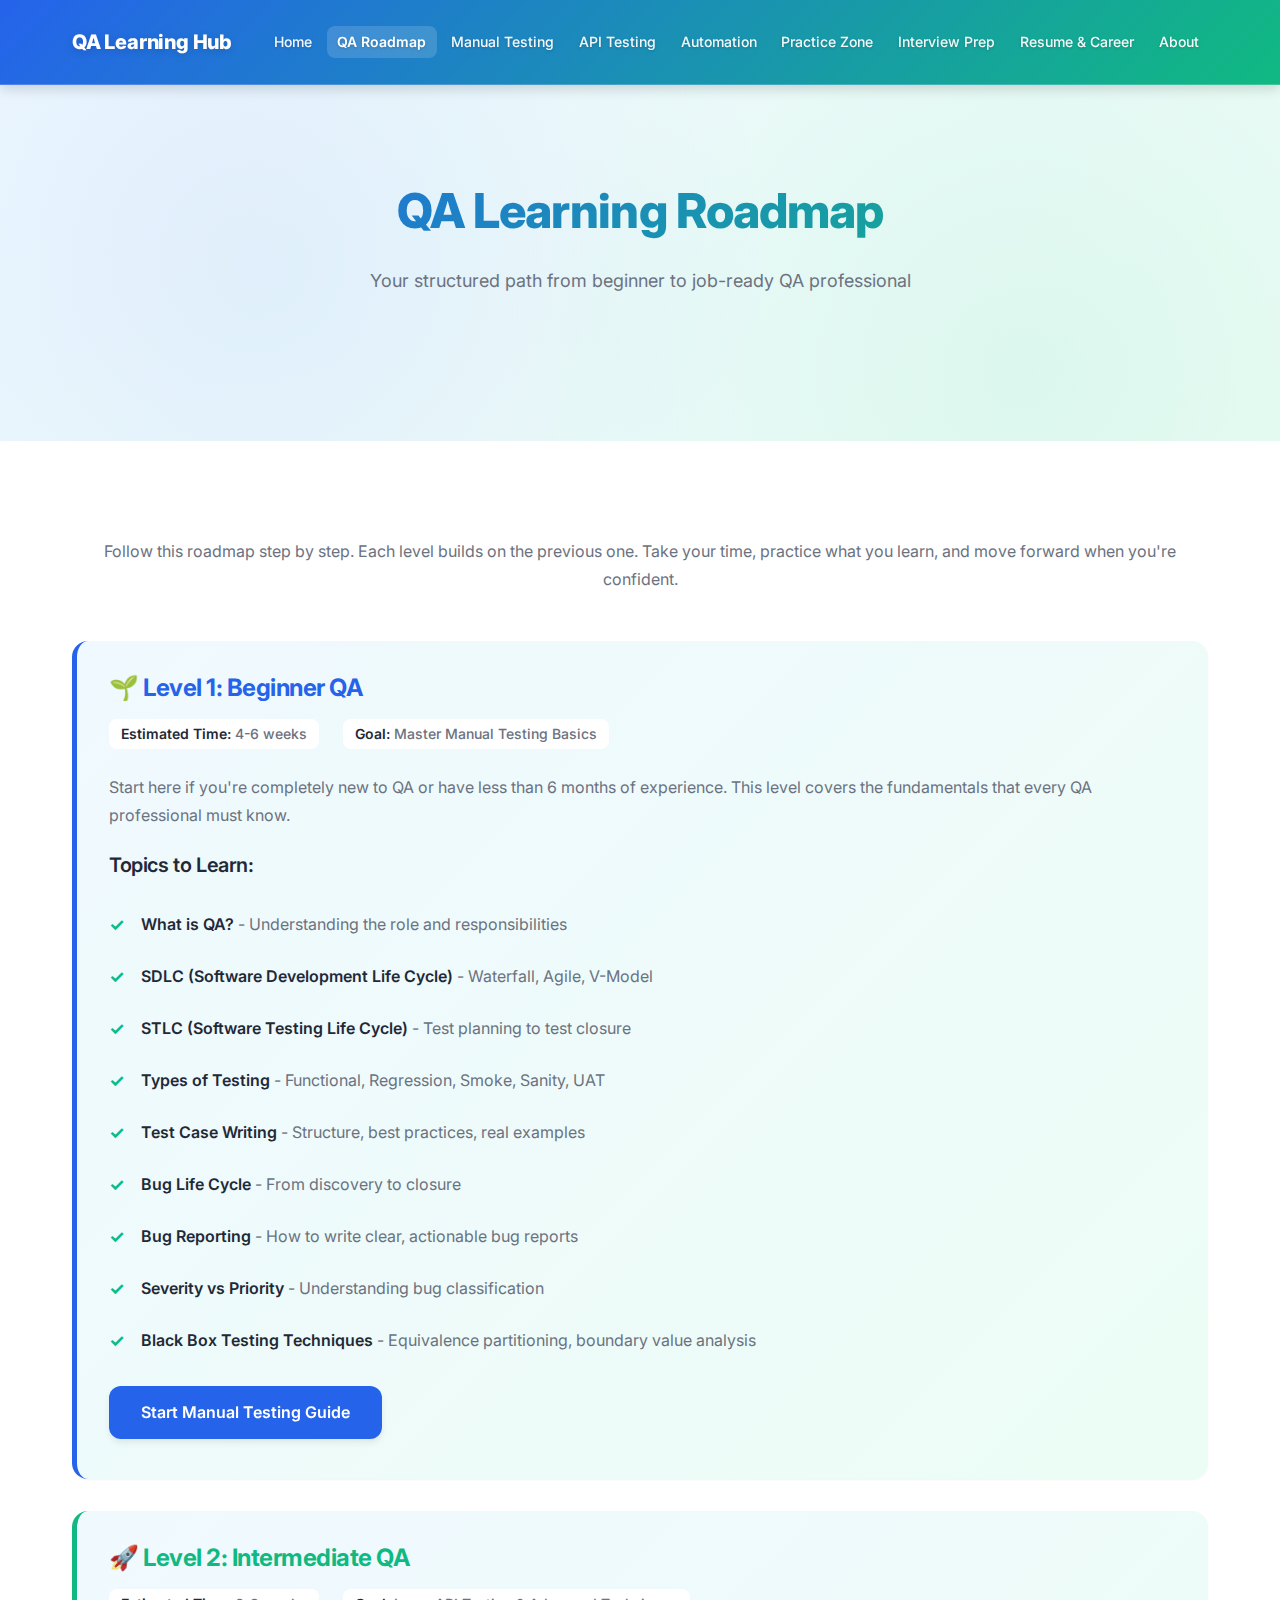
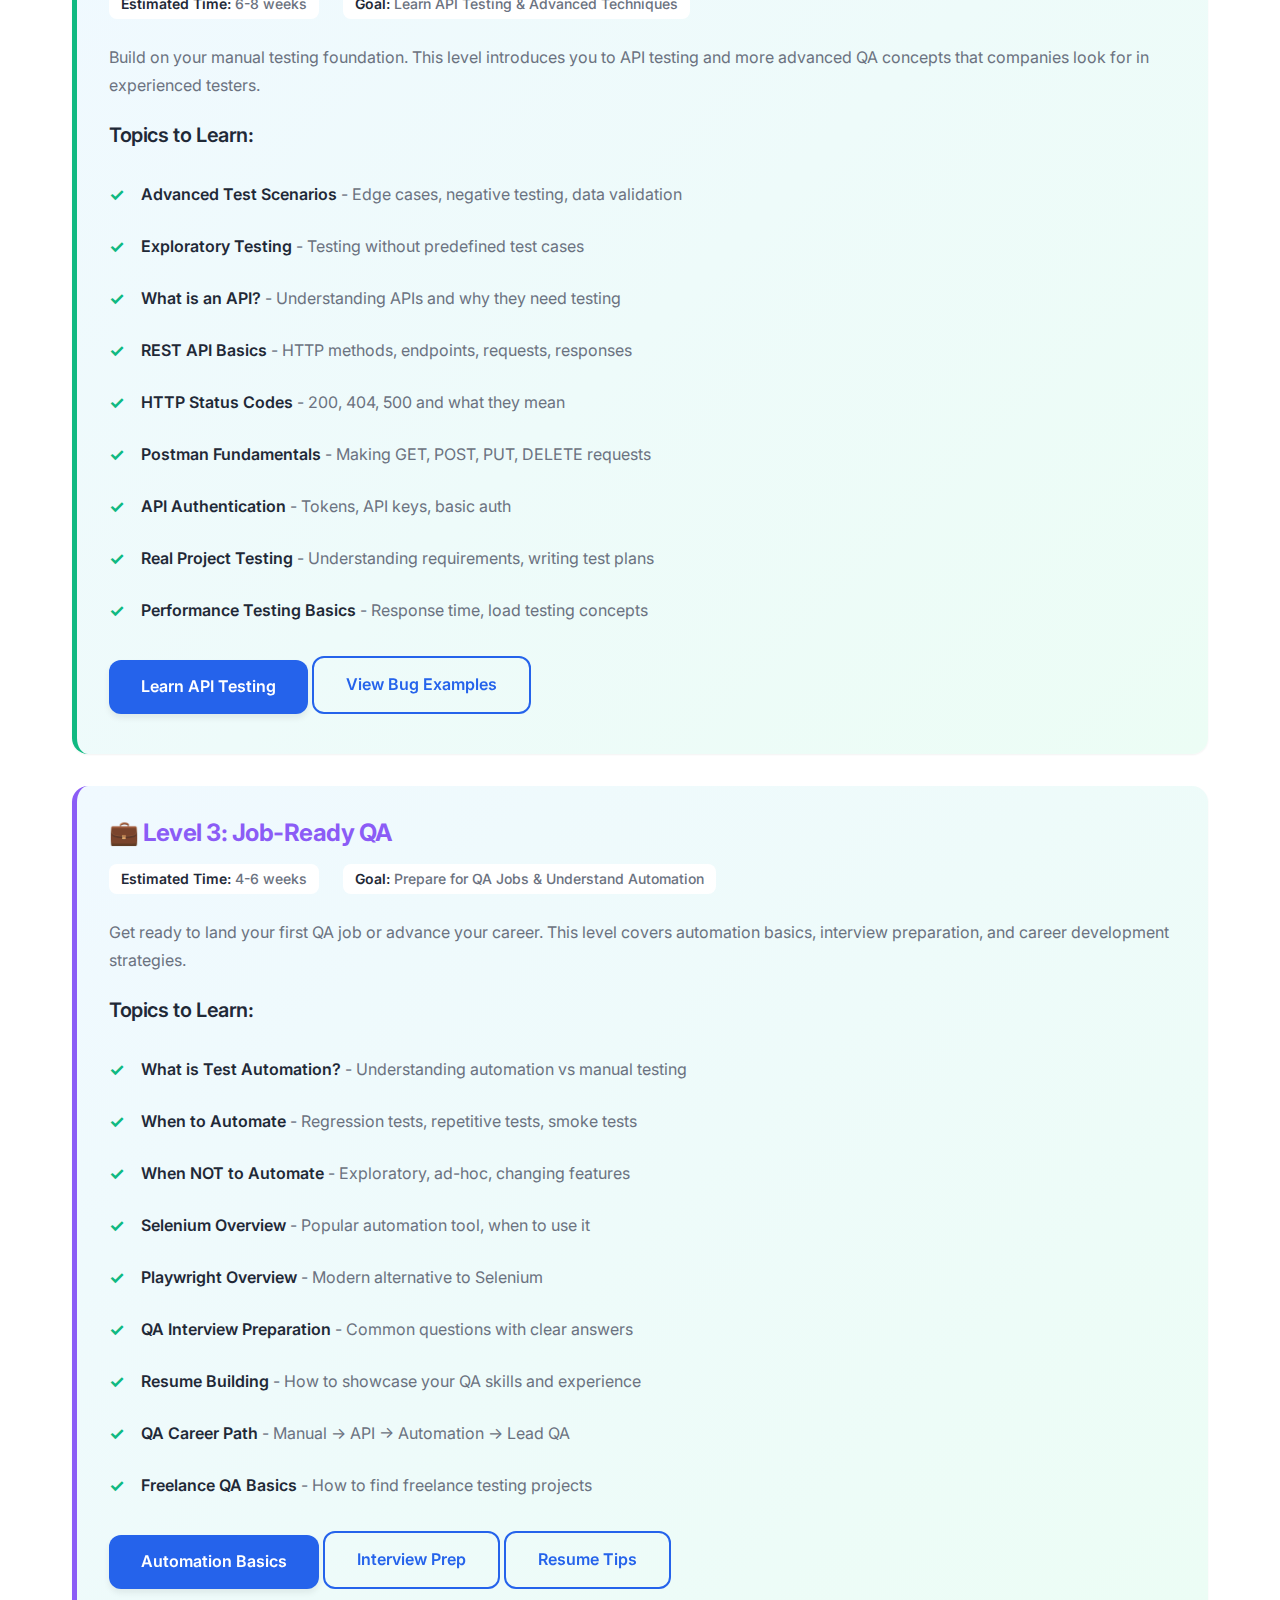
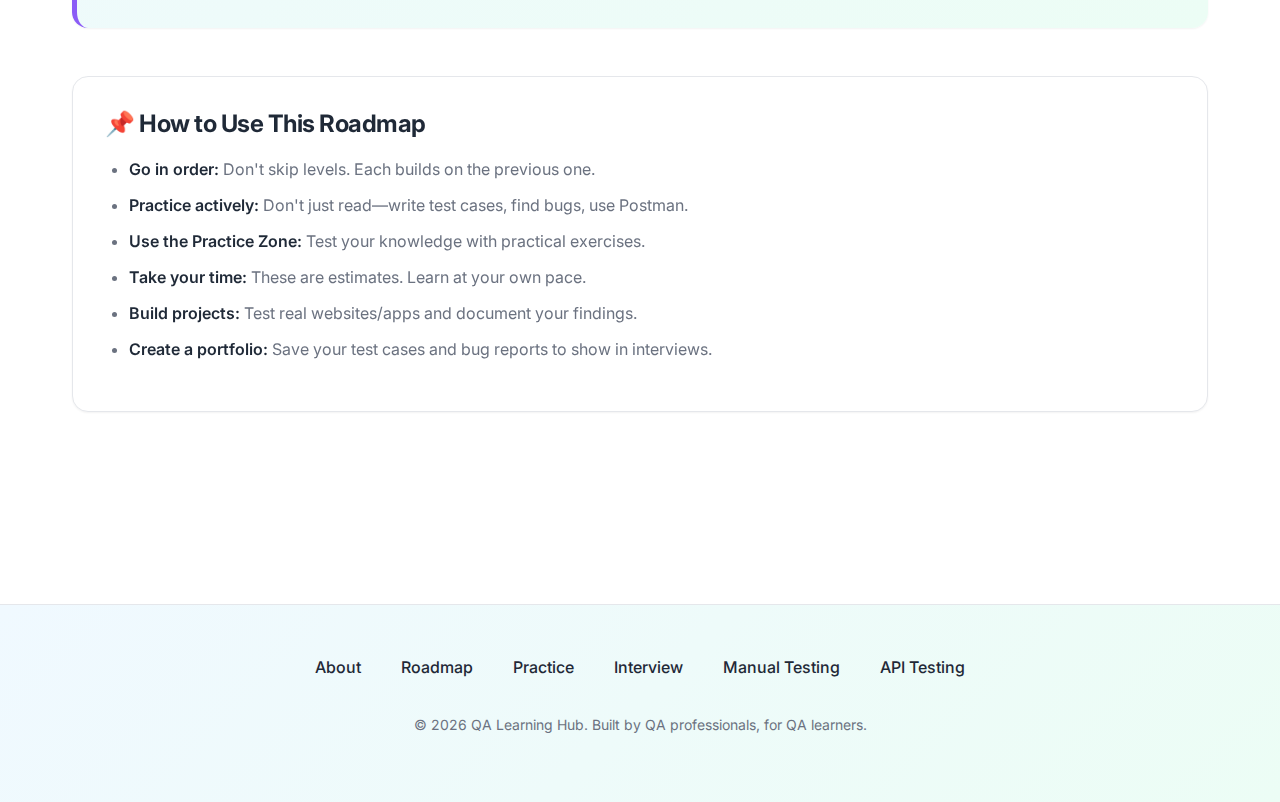
<file: roadmap.html>
<!DOCTYPE html>
<html lang="en">

<head>
    <meta charset="UTF-8">
    <meta name="viewport" content="width=device-width, initial-scale=1.0">
    <meta name="description"
        content="Complete QA learning roadmap from beginner to job-ready. Learn Manual Testing, API Testing, and Test Automation step by step.">
    <title>QA Roadmap - Your Path to Becoming a QA Professional</title>
    <link rel="stylesheet" href="css/styles.css">
</head>

<body>

    <!-- Header & Navigation -->
    <header class="header">
        <nav class="container">
            <div class="nav">
                <div class="logo">QA Learning Hub</div>

                <button class="hamburger" aria-label="Toggle menu">
                    <span></span>
                    <span></span>
                    <span></span>
                </button>

                <ul class="nav-menu">
                    <li class="nav-item"><a href="index.html" class="nav-link">Home</a></li>
                    <li class="nav-item"><a href="roadmap.html" class="nav-link">QA Roadmap</a></li>
                    <li class="nav-item"><a href="manual-testing.html" class="nav-link">Manual Testing</a></li>
                    <li class="nav-item"><a href="api-testing.html" class="nav-link">API Testing</a></li>
                    <li class="nav-item"><a href="automation.html" class="nav-link">Automation</a></li>
                    <li class="nav-item"><a href="practice.html" class="nav-link">Practice Zone</a></li>
                    <li class="nav-item"><a href="interview.html" class="nav-link">Interview Prep</a></li>
                    <li class="nav-item"><a href="resume.html" class="nav-link">Resume & Career</a></li>
                    <li class="nav-item"><a href="about.html" class="nav-link">About</a></li>
                </ul>
            </div>
        </nav>
    </header>

    <!-- Page Header -->
    <section class="hero">
        <div class="container">
            <h1>QA Learning Roadmap</h1>
            <p>Your structured path from beginner to job-ready QA professional</p>
        </div>
    </section>

    <!-- Roadmap Content -->
    <section class="section">
        <div class="container">
            <p class="text-center text-muted mb-xl">Follow this roadmap step by step. Each level builds on the previous
                one. Take your time, practice what you learn, and move forward when you're confident.</p>

            <div class="roadmap">

                <!-- BEGINNER QA -->
                <div class="roadmap-level">
                    <h3>🌱 Level 1: Beginner QA</h3>
                    <div class="roadmap-meta">
                        <span><strong>Estimated Time:</strong> 4-6 weeks</span>
                        <span><strong>Goal:</strong> Master Manual Testing Basics</span>
                    </div>

                    <p class="mb-md">Start here if you're completely new to QA or have less than 6 months of experience.
                        This level covers the fundamentals that every QA professional must know.</p>

                    <h4>Topics to Learn:</h4>
                    <ul class="roadmap-topics">
                        <li><strong>What is QA?</strong> - Understanding the role and responsibilities</li>
                        <li><strong>SDLC (Software Development Life Cycle)</strong> - Waterfall, Agile, V-Model</li>
                        <li><strong>STLC (Software Testing Life Cycle)</strong> - Test planning to test closure</li>
                        <li><strong>Types of Testing</strong> - Functional, Regression, Smoke, Sanity, UAT</li>
                        <li><strong>Test Case Writing</strong> - Structure, best practices, real examples</li>
                        <li><strong>Bug Life Cycle</strong> - From discovery to closure</li>
                        <li><strong>Bug Reporting</strong> - How to write clear, actionable bug reports</li>
                        <li><strong>Severity vs Priority</strong> - Understanding bug classification</li>
                        <li><strong>Black Box Testing Techniques</strong> - Equivalence partitioning, boundary value
                            analysis</li>
                    </ul>

                    <div class="mt-md">
                        <a href="manual-testing.html" class="btn btn-primary">Start Manual Testing Guide</a>
                    </div>
                </div>

                <!-- INTERMEDIATE QA -->
                <div class="roadmap-level intermediate">
                    <h3>🚀 Level 2: Intermediate QA</h3>
                    <div class="roadmap-meta">
                        <span><strong>Estimated Time:</strong> 6-8 weeks</span>
                        <span><strong>Goal:</strong> Learn API Testing & Advanced Techniques</span>
                    </div>

                    <p class="mb-md">Build on your manual testing foundation. This level introduces you to API testing
                        and more advanced QA concepts that companies look for in experienced testers.</p>

                    <h4>Topics to Learn:</h4>
                    <ul class="roadmap-topics">
                        <li><strong>Advanced Test Scenarios</strong> - Edge cases, negative testing, data validation
                        </li>
                        <li><strong>Exploratory Testing</strong> - Testing without predefined test cases</li>
                        <li><strong>What is an API?</strong> - Understanding APIs and why they need testing</li>
                        <li><strong>REST API Basics</strong> - HTTP methods, endpoints, requests, responses</li>
                        <li><strong>HTTP Status Codes</strong> - 200, 404, 500 and what they mean</li>
                        <li><strong>Postman Fundamentals</strong> - Making GET, POST, PUT, DELETE requests</li>
                        <li><strong>API Authentication</strong> - Tokens, API keys, basic auth</li>
                        <li><strong>Real Project Testing</strong> - Understanding requirements, writing test plans</li>
                        <li><strong>Performance Testing Basics</strong> - Response time, load testing concepts</li>
                    </ul>

                    <div class="mt-md">
                        <a href="api-testing.html" class="btn btn-primary">Learn API Testing</a>
                        <a href="bug-library.html" class="btn btn-outline">View Bug Examples</a>
                    </div>
                </div>

                <!-- JOB-READY QA -->
                <div class="roadmap-level advanced">
                    <h3>💼 Level 3: Job-Ready QA</h3>
                    <div class="roadmap-meta">
                        <span><strong>Estimated Time:</strong> 4-6 weeks</span>
                        <span><strong>Goal:</strong> Prepare for QA Jobs & Understand Automation</span>
                    </div>

                    <p class="mb-md">Get ready to land your first QA job or advance your career. This level covers
                        automation basics, interview preparation, and career development strategies.</p>

                    <h4>Topics to Learn:</h4>
                    <ul class="roadmap-topics">
                        <li><strong>What is Test Automation?</strong> - Understanding automation vs manual testing</li>
                        <li><strong>When to Automate</strong> - Regression tests, repetitive tests, smoke tests</li>
                        <li><strong>When NOT to Automate</strong> - Exploratory, ad-hoc, changing features</li>
                        <li><strong>Selenium Overview</strong> - Popular automation tool, when to use it</li>
                        <li><strong>Playwright Overview</strong> - Modern alternative to Selenium</li>
                        <li><strong>QA Interview Preparation</strong> - Common questions with clear answers</li>
                        <li><strong>Resume Building</strong> - How to showcase your QA skills and experience</li>
                        <li><strong>QA Career Path</strong> - Manual → API → Automation → Lead QA</li>
                        <li><strong>Freelance QA Basics</strong> - How to find freelance testing projects</li>
                    </ul>

                    <div class="mt-md">
                        <a href="automation.html" class="btn btn-primary">Automation Basics</a>
                        <a href="interview.html" class="btn btn-outline">Interview Prep</a>
                        <a href="resume.html" class="btn btn-outline">Resume Tips</a>
                    </div>
                </div>

            </div>

            <!-- Study Tips -->
            <div class="card mt-xl">
                <h3>📌 How to Use This Roadmap</h3>
                <ul>
                    <li><strong>Go in order:</strong> Don't skip levels. Each builds on the previous one.</li>
                    <li><strong>Practice actively:</strong> Don't just read—write test cases, find bugs, use Postman.
                    </li>
                    <li><strong>Use the Practice Zone:</strong> Test your knowledge with practical exercises.</li>
                    <li><strong>Take your time:</strong> These are estimates. Learn at your own pace.</li>
                    <li><strong>Build projects:</strong> Test real websites/apps and document your findings.</li>
                    <li><strong>Create a portfolio:</strong> Save your test cases and bug reports to show in interviews.
                    </li>
                </ul>
            </div>

        </div>
    </section>

    <!-- Footer -->
    <footer class="footer">
        <div class="container">
            <ul class="footer-links">
                <li><a href="about.html">About</a></li>
                <li><a href="roadmap.html">Roadmap</a></li>
                <li><a href="practice.html">Practice</a></li>
                <li><a href="interview.html">Interview</a></li>
                <li><a href="manual-testing.html">Manual Testing</a></li>
                <li><a href="api-testing.html">API Testing</a></li>
            </ul>
            <p class="footer-text">© 2026 QA Learning Hub. Built by QA professionals, for QA learners.</p>
        </div>
    </footer>

    <script src="js/main.js"></script>
</body>

</html>
</file>
<file: css/styles.css>
/* ================================================
   QA Learning Hub - Redesigned Stylesheet
   Modern, Optimized, Premium Design
   ================================================ */

/* ================== GOOGLE FONTS ================== */
@import url('https://fonts.googleapis.com/css2?family=Inter:wght@400;500;600;700;800&display=swap');

/* ================== CSS VARIABLES ================== */
:root {
  /* Colors - Enhanced Palette */
  --color-primary: #2563eb;
  --color-primary-dark: #1d4ed8;
  --color-primary-light: #3b82f6;
  --color-secondary: #10b981;
  --color-secondary-dark: #059669;
  --color-accent: #8b5cf6;
  --color-accent-dark: #7c3aed;

  --color-bg: #ffffff;
  --color-bg-gray: #f9fafb;
  --color-bg-dark: #111827;
  --color-border: #e5e7eb;

  --color-text: #1f2937;
  --color-text-light: #6b7280;
  --color-text-muted: #9ca3af;

  /* Gradients */
  --gradient-primary: linear-gradient(135deg, #2563eb 0%, #10b981 100%);
  --gradient-hero: linear-gradient(135deg, rgba(37, 99, 235, 0.95) 0%, rgba(16, 185, 129, 0.95) 100%);
  --gradient-card: linear-gradient(135deg, #f0f9ff 0%, #ecfdf5 100%);

  /* Spacing */
  --spacing-xs: 0.5rem;
  --spacing-sm: 1rem;
  --spacing-md: 1.5rem;
  --spacing-lg: 2rem;
  --spacing-xl: 3rem;
  --spacing-2xl: 4rem;
  --spacing-3xl: 6rem;

  /* Typography - Inter Font */
  --font-base: 'Inter', -apple-system, BlinkMacSystemFont, "Segoe UI", Roboto, sans-serif;
  --font-size-xs: 0.75rem;
  --font-size-sm: 0.875rem;
  --font-size-base: 1rem;
  --font-size-lg: 1.125rem;
  --font-size-xl: 1.25rem;
  --font-size-2xl: 1.5rem;
  --font-size-3xl: 2rem;
  --font-size-4xl: 2.5rem;
  --font-size-5xl: 3rem;

  --line-height-tight: 1.25;
  --line-height-normal: 1.6;
  --line-height-relaxed: 1.75;

  /* Effects */
  --border-radius-sm: 6px;
  --border-radius: 8px;
  --border-radius-lg: 12px;
  --border-radius-xl: 16px;

  --shadow-sm: 0 1px 2px rgba(0, 0, 0, 0.05);
  --shadow-md: 0 4px 6px rgba(0, 0, 0, 0.07);
  --shadow-lg: 0 10px 15px rgba(0, 0, 0, 0.1);
  --shadow-xl: 0 20px 25px rgba(0, 0, 0, 0.15);
  --shadow-2xl: 0 25px 50px rgba(0, 0, 0, 0.25);

  --transition-fast: 0.15s cubic-bezier(0.4, 0, 0.2, 1);
  --transition-normal: 0.3s cubic-bezier(0.4, 0, 0.2, 1);
  --transition-slow: 0.5s cubic-bezier(0.4, 0, 0.2, 1);
}

/* ================== RESET & BASE ================== */
*,
*::before,
*::after {
  box-sizing: border-box;
  margin: 0;
  padding: 0;
}

html {
  scroll-behavior: smooth;
  -webkit-font-smoothing: antialiased;
  -moz-osx-font-smoothing: grayscale;
}

body {
  font-family: var(--font-base);
  font-size: var(--font-size-base);
  line-height: var(--line-height-normal);
  color: var(--color-text);
  background-color: var(--color-bg);
  overflow-x: hidden;
}

img {
  max-width: 100%;
  height: auto;
  display: block;
}

a {
  color: var(--color-primary);
  text-decoration: none;
  transition: color var(--transition-fast);
}

a:hover {
  color: var(--color-primary-dark);
}

button {
  font-family: inherit;
  cursor: pointer;
}

/* ================== TYPOGRAPHY ================== */
h1,
h2,
h3,
h4,
h5,
h6 {
  line-height: var(--line-height-tight);
  font-weight: 700;
  color: var(--color-text);
  margin-bottom: var(--spacing-md);
  letter-spacing: -0.02em;
}

h1 {
  font-size: var(--font-size-4xl);
  font-weight: 800;
}

h2 {
  font-size: var(--font-size-3xl);
}

h3 {
  font-size: var(--font-size-2xl);
}

h4 {
  font-size: var(--font-size-xl);
  font-weight: 600;
}

h5 {
  font-size: var(--font-size-lg);
  font-weight: 600;
}

p {
  margin-bottom: var(--spacing-sm);
  line-height: var(--line-height-relaxed);
  color: var(--color-text-light);
}

ul,
ol {
  margin-bottom: var(--spacing-sm);
  padding-left: var(--spacing-md);
}

li {
  margin-bottom: var(--spacing-xs);
  line-height: var(--line-height-relaxed);
  color: var(--color-text-light);
}

strong {
  font-weight: 600;
  color: var(--color-text);
}

code {
  background-color: var(--color-bg-gray);
  padding: 3px 8px;
  border-radius: var(--border-radius-sm);
  font-size: 0.9em;
  font-family: "SF Mono", "Courier New", monospace;
  color: var(--color-accent);
  border: 1px solid var(--color-border);
}

/* ================== LAYOUT ================== */
.container {
  width: 100%;
  max-width: 1200px;
  margin: 0 auto;
  padding: 0 var(--spacing-sm);
}

.section {
  padding: var(--spacing-2xl) 0;
}

.section-title {
  text-align: center;
  margin-bottom: var(--spacing-xl);
}

/* ================== HEADER & NAVIGATION ================== */
.header {
  background: var(--gradient-primary);
  position: sticky;
  top: 0;
  z-index: 1000;
  box-shadow: 0 4px 12px rgba(0, 0, 0, 0.15);
  backdrop-filter: blur(10px);
  border-bottom: 1px solid rgba(255, 255, 255, 0.2);
  padding: 0.75rem 0;
}

.nav {
  display: flex;
  justify-content: space-between;
  align-items: center;
  gap: 2rem;
  min-height: 60px;
}

.logo {
  font-size: 1rem;
  font-weight: 800;
  color: white;
  letter-spacing: -0.01em;
  transition: transform var(--transition-fast);
  text-shadow: 0 2px 8px rgba(0, 0, 0, 0.15);
  white-space: nowrap;
  flex-shrink: 0;
}

.logo:hover {
  transform: scale(1.05);
}

.nav-menu {
  display: none;
  list-style: none;
  padding: 0;
  margin: 0;
  flex-wrap: nowrap;
}

.nav-menu.active {
  display: flex;
  flex-direction: column;
  position: fixed;
  top: 0;
  right: 0;
  height: 100vh;
  width: 280px;
  background: linear-gradient(180deg, var(--color-primary) 0%, var(--color-primary-dark) 100%);
  box-shadow: var(--shadow-2xl);
  padding: var(--spacing-xl) var(--spacing-md);
  padding-top: 4rem;
  animation: slideIn 0.3s cubic-bezier(0.4, 0, 0.2, 1);
  overflow-y: auto;
  overflow-x: hidden;
  z-index: 10000;
}

@keyframes slideIn {
  from {
    transform: translateX(100%);
  }

  to {
    transform: translateX(0);
  }
}

.nav-item {
  margin: 0;
}

.nav-link {
  display: block;
  padding: 0.5rem 0.4rem;
  color: rgba(255, 255, 255, 0.95);
  font-weight: 500;
  font-size: 0.75rem;
  transition: all var(--transition-fast);
  border-radius: var(--border-radius);
  position: relative;
  text-shadow: 0 1px 3px rgba(0, 0, 0, 0.2);
  white-space: nowrap;
  line-height: 1.2;
}

.nav-link::after {
  content: '';
  position: absolute;
  bottom: 8px;
  left: 50%;
  width: 0;
  height: 2px;
  background: white;
  transition: all var(--transition-fast);
  transform: translateX(-50%);
}

.nav-link:hover {
  color: white;
  background: rgba(255, 255, 255, 0.1);
}

.nav-link:hover::after {
  width: 40%;
}

.nav-link.active {
  color: white;
  background: rgba(255, 255, 255, 0.15);
  font-weight: 600;
}

.hamburger {
  display: flex;
  flex-direction: column;
  gap: 5px;
  background: rgba(255, 255, 255, 0.2);
  border: none;
  padding: 10px;
  border-radius: var(--border-radius);
  transition: all var(--transition-fast);
  backdrop-filter: blur(10px);
}

.hamburger:hover {
  background: rgba(255, 255, 255, 0.3);
  transform: scale(1.05);
}

.hamburger span {
  display: block;
  width: 24px;
  height: 3px;
  background-color: white;
  border-radius: 2px;
  transition: transform var(--transition-fast);
}

/* Desktop Navigation - Optimized for Standard Browsers */
@media (min-width: 768px) {
  .hamburger {
    display: none;
  }

  .nav-menu {
    display: flex;
    flex-direction: row;
    gap: 0.1rem;
    align-items: center;
  }

  .nav-menu.active {
    position: static;
    box-shadow: none;
    padding: 0;
    width: auto;
    background: transparent;
    flex-direction: row;
    animation: none;
  }

  .nav-link {
    padding: 0.5rem 0.4rem;
    font-size: 0.75rem;
  }
}

/* Medium Desktop - Slightly More Space */
@media (min-width: 1024px) {
  .logo {
    font-size: 1.125rem;
  }

  .nav-menu {
    gap: 0.15rem;
  }

  .nav-link {
    padding: 0.5rem 0.5rem;
    font-size: 0.8125rem;
  }
}

/* Large Desktop - More Comfortable Spacing */
@media (min-width: 1280px) {
  .logo {
    font-size: 1.25rem;
  }

  .nav-menu {
    gap: 0.25rem;
  }

  .nav-link {
    padding: 0.5rem 0.65rem;
    font-size: 0.875rem;
  }
}

/* Extra Large Desktop - Maximum Comfort */
@media (min-width: 1600px) {
  .logo {
    font-size: 1.375rem;
  }

  .nav-menu {
    gap: 0.375rem;
  }

  .nav-link {
    padding: 0.5rem 0.875rem;
    font-size: 0.9375rem;
  }
}

/* ================== HERO SECTION ================== */
.hero {
  background: linear-gradient(135deg, #f0f9ff 0%, #ecfdf5 100%);
  color: var(--color-text);
  text-align: center;
  padding: var(--spacing-3xl) 0;
  position: relative;
  overflow: hidden;
}

.hero::before {
  content: '';
  position: absolute;
  top: 0;
  left: 0;
  right: 0;
  bottom: 0;
  background:
    radial-gradient(circle at 20% 50%, rgba(37, 99, 235, 0.08) 0%, transparent 50%),
    radial-gradient(circle at 80% 80%, rgba(16, 185, 129, 0.08) 0%, transparent 50%);
  pointer-events: none;
}

.hero>* {
  position: relative;
  z-index: 1;
}

.hero h1 {
  background: var(--gradient-primary);
  -webkit-background-clip: text;
  -webkit-text-fill-color: transparent;
  background-clip: text;
  font-size: var(--font-size-3xl);
  margin-bottom: var(--spacing-md);
  animation: fadeInUp 0.6s cubic-bezier(0.4, 0, 0.2, 1);
}

.hero p {
  font-size: var(--font-size-lg);
  margin-bottom: var(--spacing-xl);
  animation: fadeInUp 0.6s cubic-bezier(0.4, 0, 0.2, 1) 0.1s both;
  color: var(--color-text-light);
}

.hero-buttons {
  display: flex;
  flex-direction: column;
  gap: var(--spacing-sm);
  align-items: center;
  animation: fadeInUp 0.6s cubic-bezier(0.4, 0, 0.2, 1) 0.2s both;
}

@keyframes fadeInUp {
  from {
    opacity: 0;
    transform: translateY(20px);
  }

  to {
    opacity: 1;
    transform: translateY(0);
  }
}

@media (min-width: 640px) {
  .hero h1 {
    font-size: var(--font-size-5xl);
  }

  .hero-buttons {
    flex-direction: row;
    justify-content: center;
  }
}

/* ================== BUTTONS ================== */
.btn {
  display: inline-block;
  padding: 0.875rem 2rem;
  border-radius: var(--border-radius-lg);
  font-weight: 600;
  text-align: center;
  transition: all var(--transition-normal);
  border: none;
  cursor: pointer;
  font-size: var(--font-size-base);
  position: relative;
  overflow: hidden;
  box-shadow: var(--shadow-md);
}

.btn::before {
  content: '';
  position: absolute;
  top: 50%;
  left: 50%;
  width: 0;
  height: 0;
  border-radius: 50%;
  background: rgba(255, 255, 255, 0.3);
  transform: translate(-50%, -50%);
  transition: width 0.6s, height 0.6s;
}

.btn:hover::before {
  width: 300px;
  height: 300px;
}

.btn-primary {
  background-color: var(--color-primary);
  color: white;
}

.btn-primary:hover {
  background-color: var(--color-primary-dark);
  color: white;
  transform: translateY(-2px);
  box-shadow: var(--shadow-xl);
}

.btn-secondary {
  background-color: white;
  color: var(--color-primary);
  border: 2px solid white;
}

.btn-secondary:hover {
  background-color: var(--color-primary);
  color: white;
  transform: translateY(-2px);
  box-shadow: var(--shadow-lg);
}

.btn-outline {
  background-color: transparent;
  color: var(--color-primary);
  border: 2px solid var(--color-primary);
  box-shadow: none;
}

.btn-outline:hover {
  background-color: var(--color-primary);
  color: white;
  box-shadow: var(--shadow-md);
}

/* ================== CARDS ================== */
.card-grid {
  display: grid;
  grid-template-columns: 1fr;
  gap: var(--spacing-lg);
  margin-top: var(--spacing-xl);
}

@media (min-width: 640px) {
  .card-grid {
    grid-template-columns: repeat(2, 1fr);
  }
}

@media (min-width: 1024px) {
  .card-grid {
    grid-template-columns: repeat(3, 1fr);
  }
}

.card {
  background-color: var(--color-bg);
  border: 1px solid var(--color-border);
  border-radius: var(--border-radius-xl);
  padding: var(--spacing-lg);
  box-shadow: var(--shadow-sm);
  transition: all var(--transition-normal);
  position: relative;
  overflow: hidden;
}

.card::before {
  content: '';
  position: absolute;
  top: 0;
  left: 0;
  right: 0;
  height: 4px;
  background: var(--gradient-primary);
  transform: scaleX(0);
  transition: transform var(--transition-normal);
}

.card:hover::before {
  transform: scaleX(1);
}

.card:hover {
  box-shadow: var(--shadow-xl);
  transform: translateY(-8px);
  border-color: var(--color-primary-light);
}

.card-icon {
  width: 56px;
  height: 56px;
  background: var(--gradient-primary);
  border-radius: var(--border-radius-lg);
  display: flex;
  align-items: center;
  justify-content: center;
  color: white;
  font-size: 1.75rem;
  font-weight: 700;
  margin-bottom: var(--spacing-md);
  box-shadow: var(--shadow-md);
}

.card h3 {
  margin-bottom: var(--spacing-sm);
  color: var(--color-text);
}

.card h4 {
  margin-bottom: var(--spacing-sm);
  color: var(--color-text);
}

.card p {
  color: var(--color-text-light);
  font-size: var(--font-size-sm);
  line-height: var(--line-height-relaxed);
}

/* ================== ROADMAP ================== */
.roadmap {
  margin-top: var(--spacing-xl);
}

.roadmap-level {
  background: var(--gradient-card);
  border-left: 5px solid var(--color-primary);
  border-radius: var(--border-radius-xl);
  padding: var(--spacing-lg);
  margin-bottom: var(--spacing-lg);
  transition: all var(--transition-normal);
  box-shadow: var(--shadow-sm);
}

.roadmap-level:hover {
  transform: translateX(8px);
  box-shadow: var(--shadow-lg);
}

.roadmap-level.intermediate {
  border-left-color: var(--color-secondary);
}

.roadmap-level.advanced {
  border-left-color: var(--color-accent);
}

.roadmap-level h3 {
  color: var(--color-primary);
  margin-bottom: var(--spacing-sm);
  font-size: var(--font-size-2xl);
}

.roadmap-level.intermediate h3 {
  color: var(--color-secondary);
}

.roadmap-level.advanced h3 {
  color: var(--color-accent);
}

.roadmap-meta {
  display: flex;
  gap: var(--spacing-md);
  margin-bottom: var(--spacing-md);
  font-size: var(--font-size-sm);
  color: var(--color-text-light);
  flex-wrap: wrap;
}

.roadmap-meta span {
  background: white;
  padding: 4px 12px;
  border-radius: var(--border-radius);
  font-weight: 500;
}

.roadmap-topics {
  list-style: none;
  padding: 0;
}

.roadmap-topics li {
  padding: var(--spacing-xs) 0;
  padding-left: var(--spacing-lg);
  position: relative;
  transition: all var(--transition-fast);
}

.roadmap-topics li:hover {
  padding-left: calc(var(--spacing-lg) + 4px);
}

.roadmap-topics li::before {
  content: "✓";
  position: absolute;
  left: 0;
  color: var(--color-secondary);
  font-weight: 700;
  font-size: 1.1em;
}

/* ================== BUG TEMPLATE ================== */
.bug-example {
  background-color: var(--color-bg-gray);
  border: 1px solid var(--color-border);
  border-radius: var(--border-radius-lg);
  padding: var(--spacing-lg);
  margin-bottom: var(--spacing-lg);
  transition: all var(--transition-normal);
}

.bug-example:hover {
  box-shadow: var(--shadow-md);
  border-color: var(--color-primary-light);
}

.bug-title {
  font-weight: 600;
  color: var(--color-text);
  margin-bottom: var(--spacing-sm);
  font-size: var(--font-size-lg);
}

.bug-field {
  margin-bottom: var(--spacing-sm);
}

.bug-field strong {
  display: block;
  color: var(--color-text);
  margin-bottom: 4px;
  font-size: var(--font-size-sm);
  text-transform: uppercase;
  letter-spacing: 0.05em;
}

.bug-severity {
  display: inline-block;
  padding: 6px 14px;
  border-radius: var(--border-radius);
  font-size: var(--font-size-sm);
  font-weight: 600;
  box-shadow: var(--shadow-sm);
}

.bug-severity.high {
  background-color: #fee2e2;
  color: #991b1b;
}

.bug-severity.medium {
  background-color: #fef3c7;
  color: #92400e;
}

.bug-severity.low {
  background-color: #dbeafe;
  color: #1e40af;
}

/* ================== TABS ================== */
.tabs {
  margin-top: var(--spacing-xl);
}

.tab-buttons {
  display: flex;
  gap: var(--spacing-xs);
  border-bottom: 3px solid var(--color-border);
  flex-wrap: wrap;
}

.tab-button {
  padding: var(--spacing-sm) var(--spacing-lg);
  background: none;
  border: none;
  font-weight: 500;
  color: var(--color-text-light);
  border-bottom: 3px solid transparent;
  margin-bottom: -3px;
  transition: all var(--transition-fast);
  border-radius: var(--border-radius-sm) var(--border-radius-sm) 0 0;
  position: relative;
  white-space: nowrap;
}

.tab-button::before {
  content: '';
  position: absolute;
  inset: 0;
  background: var(--gradient-card);
  opacity: 0;
  transition: opacity var(--transition-fast);
  border-radius: var(--border-radius-sm) var(--border-radius-sm) 0 0;
  z-index: -1;
}

.tab-button:hover {
  color: var(--color-primary);
}

.tab-button:hover::before {
  opacity: 1;
}

.tab-button.active {
  color: var(--color-primary);
  border-bottom-color: var(--color-primary);
  font-weight: 600;
  background: var(--gradient-card);
}

.tab-content {
  display: none;
  padding-top: var(--spacing-lg);
  animation: fadeIn 0.3s ease;
}

.tab-content.active {
  display: block;
}

@keyframes fadeIn {
  from {
    opacity: 0;
    transform: translateY(10px);
  }

  to {
    opacity: 1;
    transform: translateY(0);
  }
}

/* ================== ACCORDION / FAQ ================== */
.accordion {
  margin-top: var(--spacing-xl);
}

.accordion-item {
  border: 1px solid var(--color-border);
  border-radius: var(--border-radius-lg);
  margin-bottom: var(--spacing-sm);
  overflow: hidden;
  transition: all var(--transition-normal);
}

.accordion-item:hover {
  box-shadow: var(--shadow-md);
  border-color: var(--color-primary-light);
}

.accordion-header {
  width: 100%;
  padding: var(--spacing-md) var(--spacing-lg);
  background-color: var(--color-bg-gray);
  border: none;
  text-align: left;
  font-weight: 600;
  display: flex;
  justify-content: space-between;
  align-items: center;
  cursor: pointer;
  transition: all var(--transition-fast);
  font-size: var(--font-size-base);
}

.accordion-header:hover {
  background: var(--gradient-card);
  color: var(--color-primary);
}

.accordion-icon {
  transition: transform var(--transition-normal);
  font-size: 1.2em;
  color: var(--color-primary);
}

.accordion-item.active .accordion-icon {
  transform: rotate(180deg);
}

.accordion-item.active .accordion-header {
  background: var(--gradient-card);
  color: var(--color-primary);
}

.accordion-content {
  max-height: 0;
  overflow: hidden;
  transition: max-height 0.4s cubic-bezier(0.4, 0, 0.2, 1);
}

.accordion-item.active .accordion-content {
  max-height: 2000px;
}

.accordion-body {
  padding: var(--spacing-md) var(--spacing-lg);
  color: var(--color-text-light);
  background: white;
}

.accordion-body p {
  margin-bottom: var(--spacing-sm);
}

.accordion-body ul,
.accordion-body ol {
  margin-top: var(--spacing-sm);
}

/* ================== TABLE ================== */
table {
  width: 100%;
  border-collapse: collapse;
  margin: var(--spacing-lg) 0;
  background-color: var(--color-bg);
  border: 1px solid var(--color-border);
  border-radius: var(--border-radius-lg);
  overflow: hidden;
  box-shadow: var(--shadow-sm);
}

thead {
  background: var(--gradient-card);
}

th,
td {
  padding: var(--spacing-md);
  text-align: left;
  border-bottom: 1px solid var(--color-border);
}

th {
  font-weight: 600;
  color: var(--color-text);
  font-size: var(--font-size-sm);
  text-transform: uppercase;
  letter-spacing: 0.05em;
}

tbody tr {
  transition: all var(--transition-fast);
}

tbody tr:hover {
  background: var(--gradient-card);
  transform: scale(1.01);
}

tbody tr:last-child td {
  border-bottom: none;
}

/* ================== FOOTER ================== */
.footer {
  background: var(--gradient-card);
  border-top: 1px solid var(--color-border);
  padding: var(--spacing-xl) 0;
  margin-top: var(--spacing-3xl);
}

.footer-links {
  display: flex;
  flex-wrap: wrap;
  gap: var(--spacing-md);
  justify-content: center;
  list-style: none;
  padding: 0;
  margin-bottom: var(--spacing-md);
}

.footer-links a {
  color: var(--color-text);
  font-weight: 500;
  transition: all var(--transition-fast);
  padding: var(--spacing-xs);
  border-radius: var(--border-radius);
}

.footer-links a:hover {
  color: var(--color-primary);
  background: white;
}

.footer-text {
  text-align: center;
  color: var(--color-text-light);
  font-size: var(--font-size-sm);
}

/* ================== BACK TO TOP BUTTON ================== */
.back-to-top {
  position: fixed;
  bottom: 2rem;
  right: 2rem;
  width: 50px;
  height: 50px;
  background: var(--gradient-primary);
  border: none;
  border-radius: 50%;
  color: white;
  font-size: 1.5rem;
  cursor: pointer;
  box-shadow: var(--shadow-xl);
  opacity: 0;
  visibility: hidden;
  transition: all var(--transition-normal);
  z-index: 999;
}

.back-to-top.visible {
  opacity: 1;
  visibility: visible;
}

.back-to-top:hover {
  transform: translateY(-4px);
  box-shadow: var(--shadow-2xl);
}

/* ================== UTILITIES ================== */
.text-center {
  text-align: center;
}

.text-muted {
  color: var(--color-text-light);
}

.mt-sm {
  margin-top: var(--spacing-sm);
}

.mt-md {
  margin-top: var(--spacing-md);
}

.mt-lg {
  margin-top: var(--spacing-lg);
}

.mt-xl {
  margin-top: var(--spacing-xl);
}

.mb-sm {
  margin-bottom: var(--spacing-sm);
}

.mb-md {
  margin-bottom: var(--spacing-md);
}

.mb-lg {
  margin-bottom: var(--spacing-lg);
}

.mb-xl {
  margin-bottom: var(--spacing-xl);
}

.highlight {
  background-color: #fef3c7;
  padding: 3px 8px;
  border-radius: var(--border-radius-sm);
  font-weight: 500;
}

.badge {
  display: inline-block;
  padding: 6px 14px;
  border-radius: var(--border-radius-lg);
  font-size: var(--font-size-sm);
  font-weight: 600;
  box-shadow: var(--shadow-sm);
}

.badge-primary {
  background-color: #dbeafe;
  color: var(--color-primary);
}

.badge-success {
  background-color: #d1fae5;
  color: var(--color-secondary);
}

/* ================== SCROLL ANIMATIONS ================== */
@keyframes slideInFromLeft {
  from {
    opacity: 0;
    transform: translateX(-30px);
  }

  to {
    opacity: 1;
    transform: translateX(0);
  }
}

@keyframes slideInFromRight {
  from {
    opacity: 0;
    transform: translateX(30px);
  }

  to {
    opacity: 1;
    transform: translateX(0);
  }
}

.fade-in {
  animation: fadeIn 0.6s ease;
}

/* ================== RESPONSIVE ================== */
@media (min-width: 640px) {
  .container {
    padding: 0 var(--spacing-md);
  }
}

@media (min-width: 1024px) {
  .container {
    padding: 0 var(--spacing-lg);
  }

  h1 {
    font-size: 3.5rem;
  }

  h2 {
    font-size: 2.5rem;
  }

  .section {
    padding: var(--spacing-3xl) 0;
  }
}

/* ================== PERFORMANCE OPTIMIZATIONS ================== */
/* Reduced motion for accessibility */
@media (prefers-reduced-motion: reduce) {

  *,
  *::before,
  *::after {
    animation-duration: 0.01ms !important;
    animation-iteration-count: 1 !important;
    transition-duration: 0.01ms !important;
  }
}

/* Will-change for smoother animations */
.card:hover,
.btn:hover,
.nav-link:hover {
  will-change: transform;
}

/* GPU acceleration */
.card,
.btn,
.nav-link,
.accordion-item {
  transform: translateZ(0);
  backface-visibility: hidden;
}
</file>
